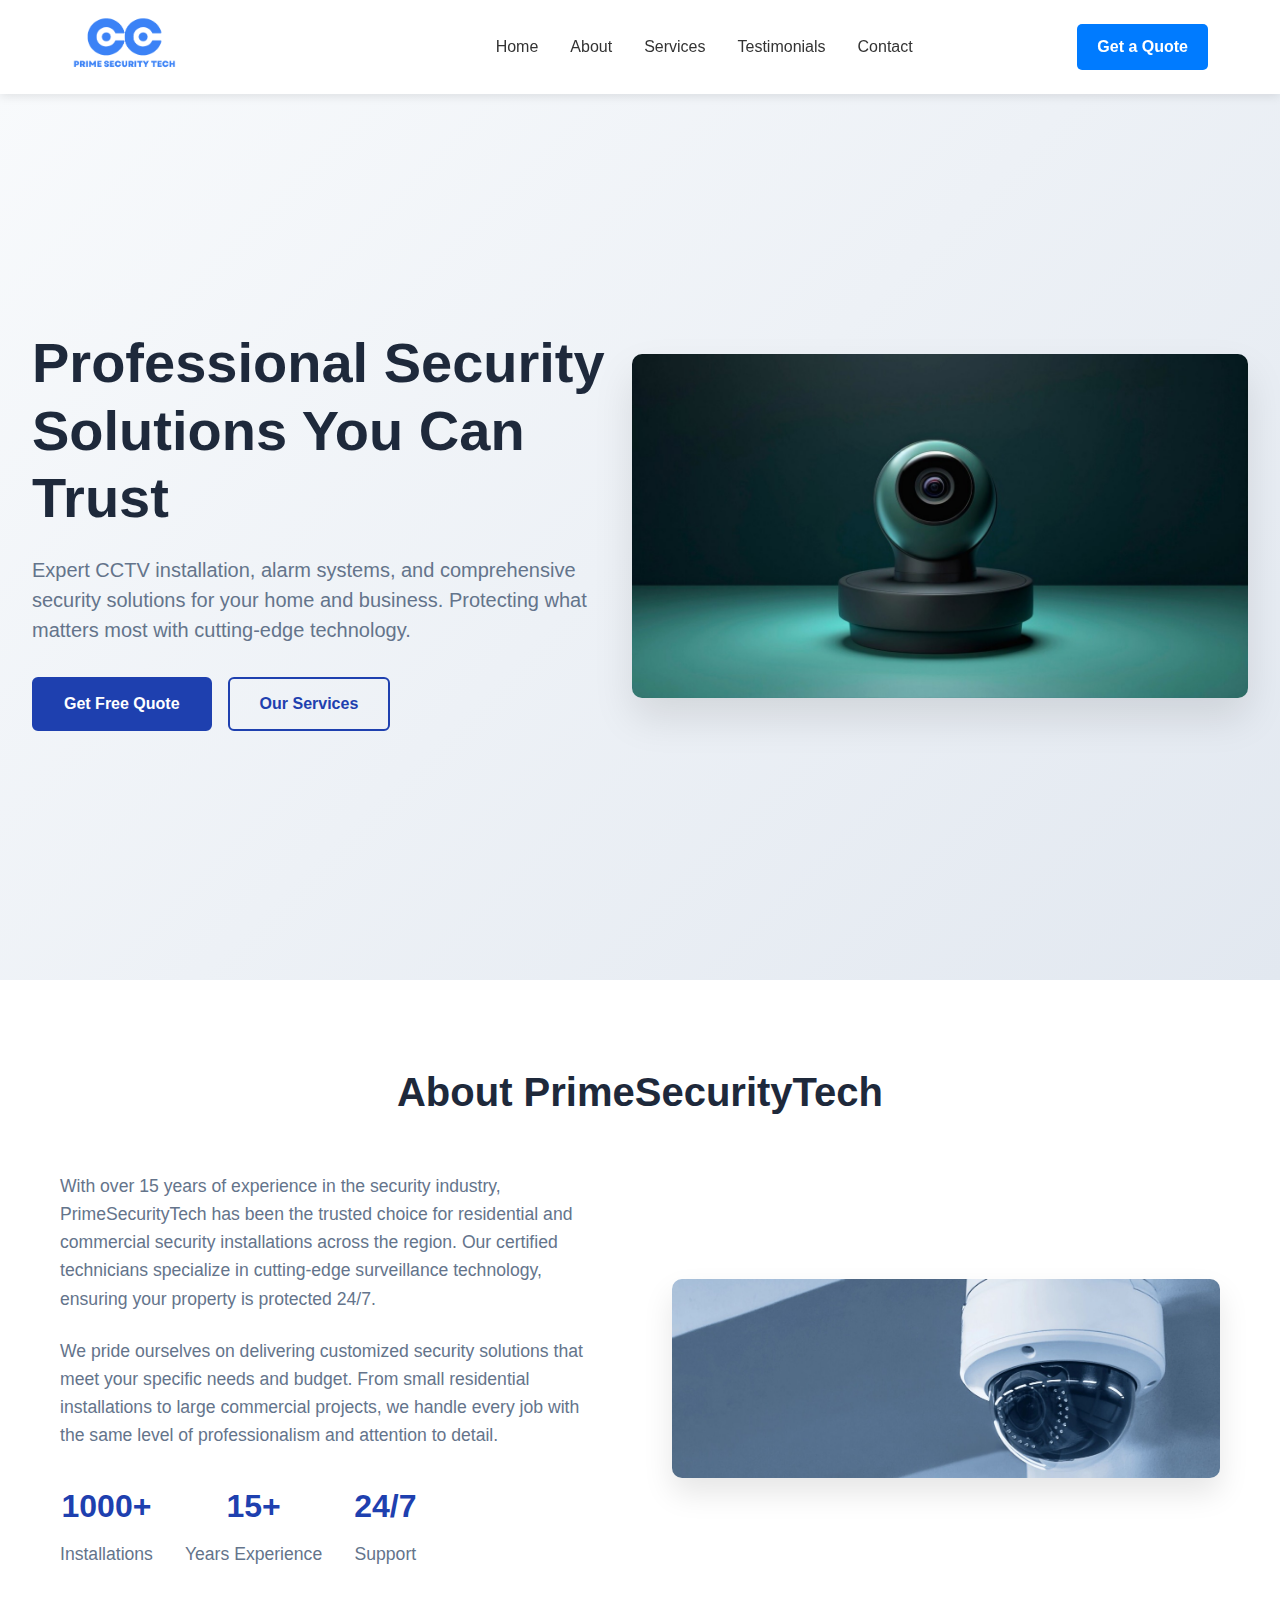
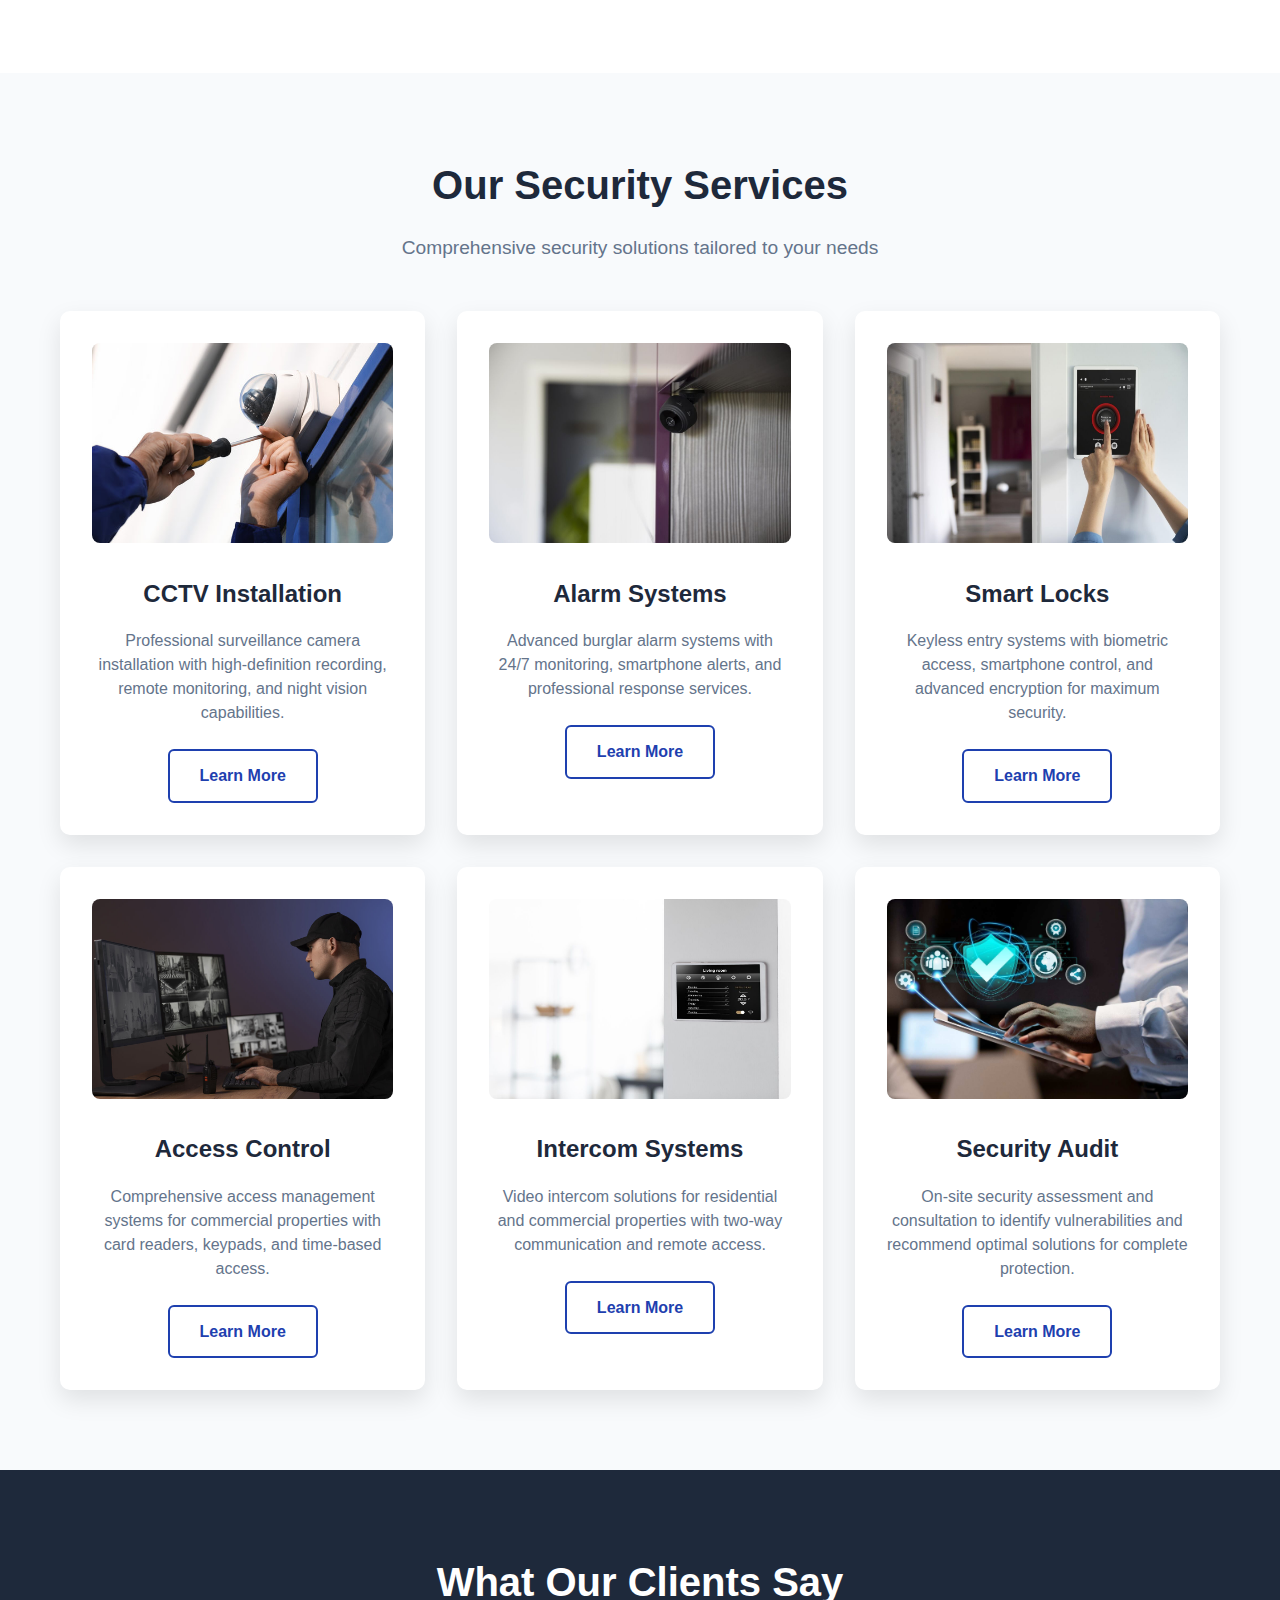
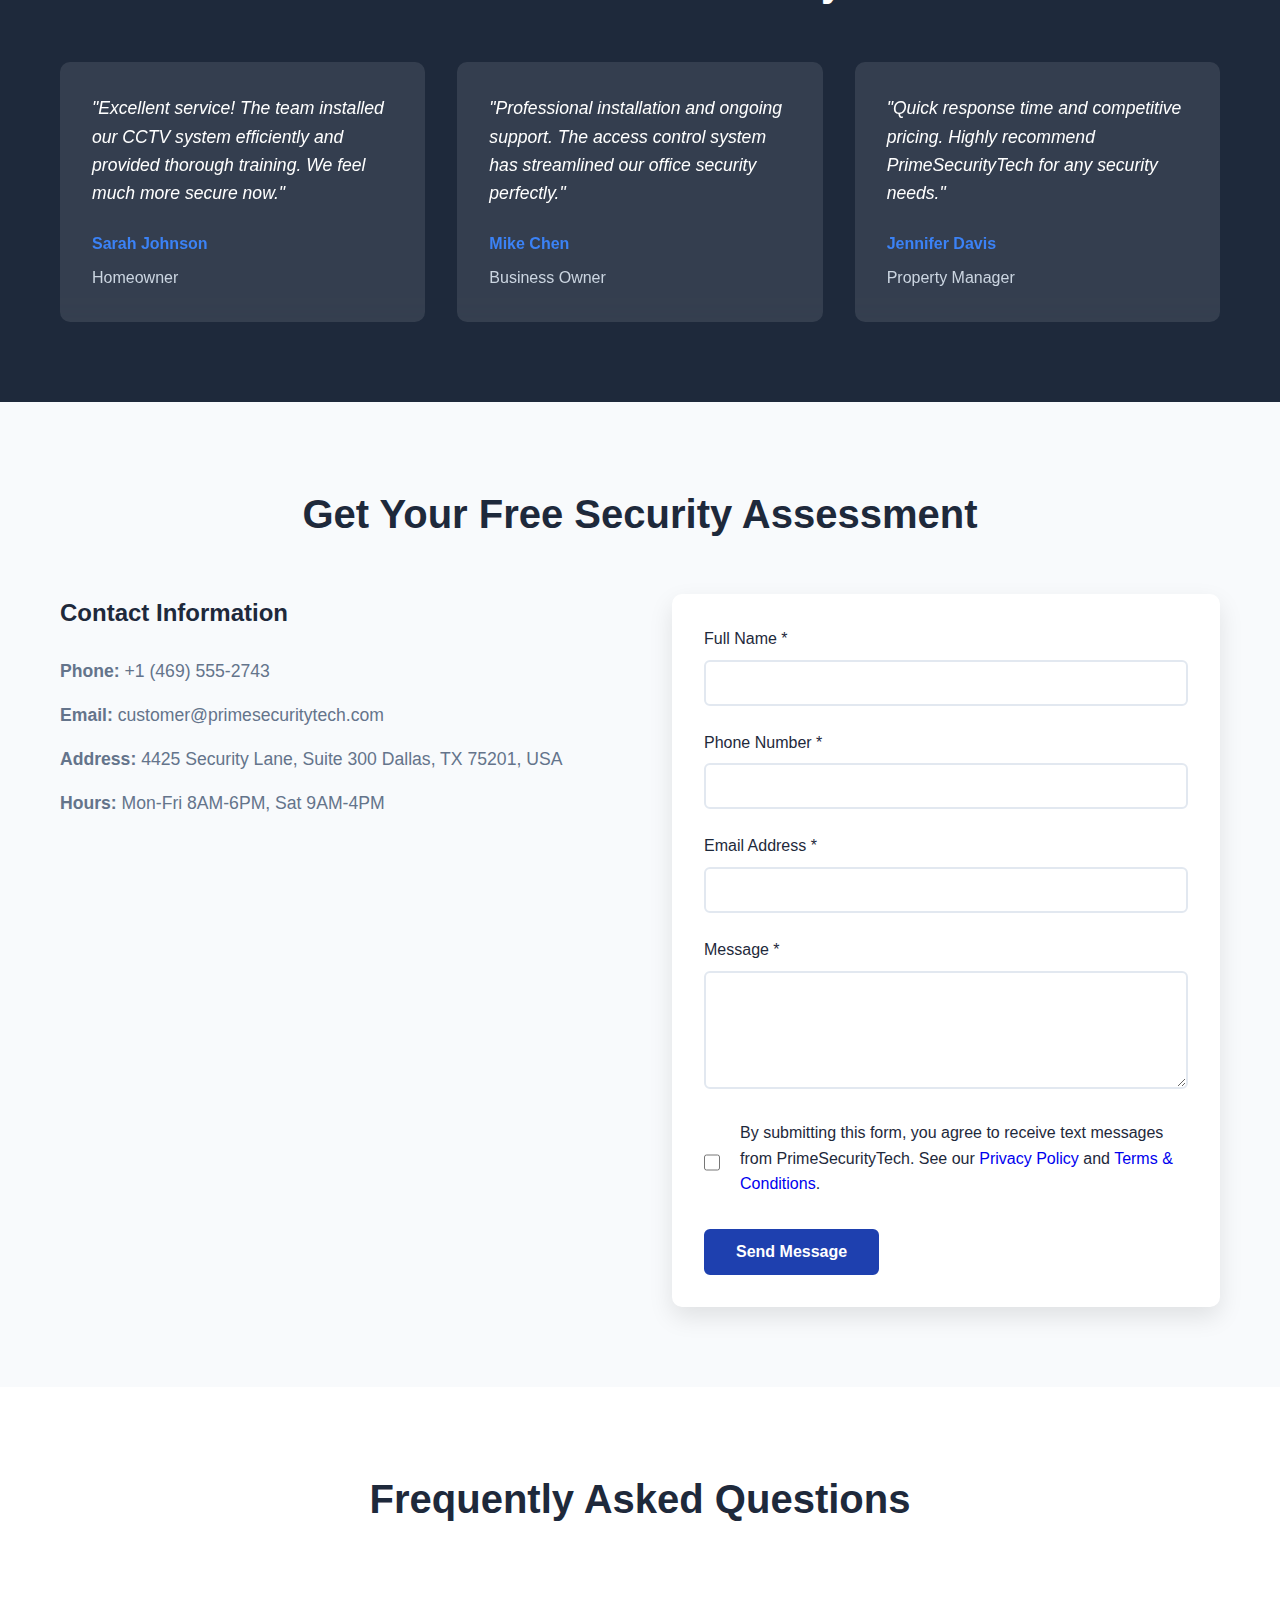
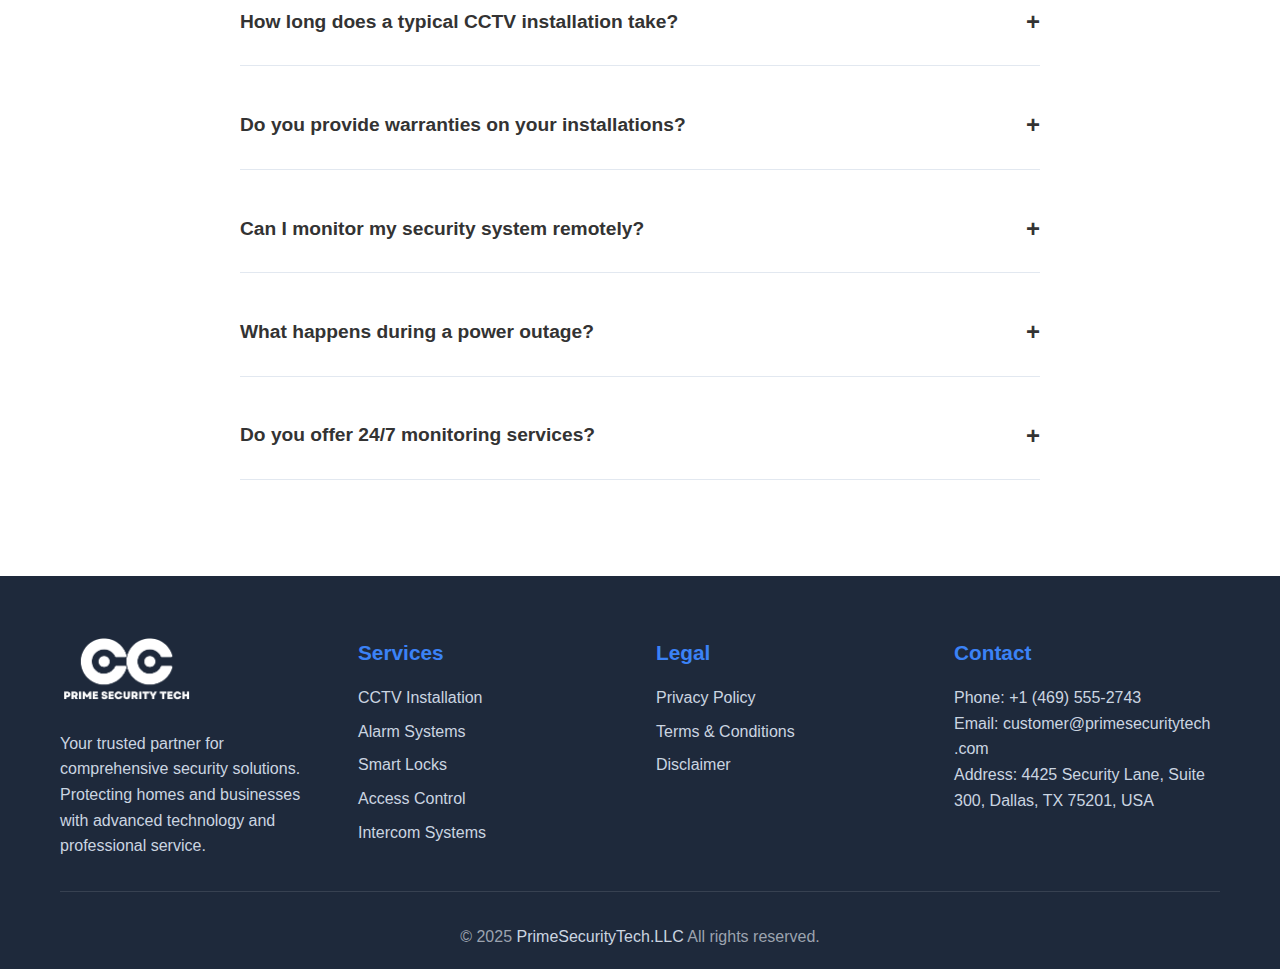
<file: index.html>
<!DOCTYPE html>
<html lang="en">
<head>
    <meta charset="UTF-8">
    <meta name="viewport" content="width=device-width, initial-scale=1.0">
    <title>PrimeSecurityTech - Professional CCTV & Security Installation Services</title>
    <meta name="description" content="Leading CCTV and security installation services. Expert installation of surveillance systems, alarm systems, smart locks, access control, and intercom systems for residential and commercial properties.">
    <meta name="keywords" content="CCTV installation, security systems, alarm systems, smart locks, access control, intercom, surveillance, security cameras">
    <link rel="stylesheet" href="styles.css">
    <link rel="shortcut icon" href="uploads/cctv-camera.png" type="image/x-icon">
    <style>
        /* Hide CTA button on smaller screens */
@media (max-width: 768px) {
  .cta-desktop-only {
    display: none !important;
  }
}

    </style>
</head>
<body>
    <!-- Header -->
<header class="header">
    <nav class="nav">
        <div class="nav-container">
            <div class="logo">
              <a href="index.html"><img src="uploads/prime security.png" width="40%" alt=""></a>
            </div>
            <ul class="nav-menu">
                <li><a href="#home" style="text-decoration: none;">Home</a></li>
                <li><a href="#about" style="text-decoration: none;">About</a></li>
                <li><a href="#services" style="text-decoration: none;">Services</a></li>
                <li><a href="#testimonials" style="text-decoration: none;">Testimonials</a></li>
                <li><a href="#contact" style="text-decoration: none;">Contact</a></li>
            </ul>
           <a href="#contact" class="cta-desktop-only" style="background-color: #007bff; color: #fff; padding: 10px 20px; border-radius: 5px; text-decoration: none; font-weight: bold;">
    Get a Quote
</a>
            <div class="hamburger">
                <span></span>
                <span></span>
                <span></span>
            </div>
        </div>
    </nav>
</header>


    <!-- Hero Section -->
    <section id="home" class="hero">
        <div class="hero-content">
            <h1>Professional Security Solutions You Can Trust</h1>
            <p>Expert CCTV installation, alarm systems, and comprehensive security solutions for your home and business. Protecting what matters most with cutting-edge technology.</p>
            <div class="hero-buttons">
                <a href="#contact" class="btn btn-primary">Get Free Quote</a>
                <a href="#services" class="btn btn-secondary">Our Services</a>
            </div>
        </div>
        <div class="hero-image">
            <img src="uploads/hero.jpg" alt="Professional security installation">
        </div>
    </section>

    <!-- About Section -->
    <section id="about" class="about">
        <div class="container">
            <h2>About PrimeSecurityTech</h2>
            <div class="about-content">
                <div class="about-text">
                    <p>With over 15 years of experience in the security industry, PrimeSecurityTech has been the trusted choice for residential and commercial security installations across the region. Our certified technicians specialize in cutting-edge surveillance technology, ensuring your property is protected 24/7.</p>
                    <p>We pride ourselves on delivering customized security solutions that meet your specific needs and budget. From small residential installations to large commercial projects, we handle every job with the same level of professionalism and attention to detail.</p>
                    <div class="stats">
                        <div class="stat">
                            <h3>1000+</h3>
                            <p>Installations</p>
                        </div>
                        <div class="stat">
                            <h3>15+</h3>
                            <p>Years Experience</p>
                        </div>
                        <div class="stat">
                            <h3>24/7</h3>
                            <p>Support</p>
                        </div>
                    </div>
                </div>
                <div class="about-image">
                    <img src="uploads/about.jpg" alt="Security technician installing CCTV">
                </div>
            </div>
        </div>
    </section>

    <!-- Services Section -->
  <section id="services" class="services">
    <div class="container">
        <h2>Our Security Services</h2>
        <p class="section-subtitle">Comprehensive security solutions tailored to your needs</p>
        <div class="services-grid">
            <div class="service-card">
                <img src="uploads/CCTV Installation.jpg" alt="CCTV Installation">
                <h3>CCTV Installation</h3>
                <p>Professional surveillance camera installation with high-definition recording, remote monitoring, and night vision capabilities.</p>
                <a href="cctv-installation.html" class="btn btn-outline">Learn More</a>
            </div>
            <div class="service-card">
                <img src="uploads/Alarm Systems.jpg" alt="Alarm Systems">
                <h3>Alarm Systems</h3>
                <p>Advanced burglar alarm systems with 24/7 monitoring, smartphone alerts, and professional response services.</p>
                <a href="alarm-systems.html" class="btn btn-outline">Learn More</a>
            </div>
            <div class="service-card">
                <img src="uploads/Smart Locks.jpg" alt="Smart Locks">
                <h3>Smart Locks</h3>
                <p>Keyless entry systems with biometric access, smartphone control, and advanced encryption for maximum security.</p>
                <a href="smart-locks.html" class="btn btn-outline">Learn More</a>
            </div>
            <div class="service-card">
                <img src="uploads/Access Control.jpg" alt="Access Control">
                <h3>Access Control</h3>
                <p>Comprehensive access management systems for commercial properties with card readers, keypads, and time-based access.</p>
                <a href="access-control.html" class="btn btn-outline">Learn More</a>
            </div>
            <div class="service-card">
                <img src="uploads/Intercom Systems.jpg" alt="Intercom Systems">
                <h3>Intercom Systems</h3>
                <p>Video intercom solutions for residential and commercial properties with two-way communication and remote access.</p>
                <a href="intercom.html" class="btn btn-outline">Learn More</a>
            </div>
            <div class="service-card">
                <img src="uploads/audit.jpg" alt="Security Audit">
                <h3>Security Audit</h3>
                <p>On-site security assessment and consultation to identify vulnerabilities and recommend optimal solutions for complete protection.</p>
                <a href="security-audit.html" class="btn btn-outline">Learn More</a>
            </div>
        </div>
    </div>
</section>


    <!-- Testimonials Section -->
    <section id="testimonials" class="testimonials">
        <div class="container">
            <h2>What Our Clients Say</h2>
            <div class="testimonials-grid">
                <div class="testimonial">
                    <div class="testimonial-content">
                        <p>"Excellent service! The team installed our CCTV system efficiently and provided thorough training. We feel much more secure now."</p>
                        <div class="testimonial-author">
                            <h4>Sarah Johnson</h4>
                            <span>Homeowner</span>
                        </div>
                    </div>
                </div>
                <div class="testimonial">
                    <div class="testimonial-content">
                        <p>"Professional installation and ongoing support. The access control system has streamlined our office security perfectly."</p>
                        <div class="testimonial-author">
                            <h4>Mike Chen</h4>
                            <span>Business Owner</span>
                        </div>
                    </div>
                </div>
                <div class="testimonial">
                    <div class="testimonial-content">
                        <p>"Quick response time and competitive pricing. Highly recommend PrimeSecurityTech for any security needs."</p>
                        <div class="testimonial-author">
                            <h4>Jennifer Davis</h4>
                            <span>Property Manager</span>
                        </div>
                    </div>
                </div>
            </div>
        </div>
    </section>

    <!-- Contact Section -->
    <section id="contact" class="contact">
        <div class="container">
            <h2>Get Your Free Security Assessment</h2>
            <div class="contact-content">
                <div class="contact-info">
                    <h3>Contact Information</h3>
                   <div class="contact-item">
    <strong>Phone:</strong>
    <a href="tel:+14695552743" style="text-decoration: none; color: #64748b;">+1 (469) 555-2743</a>
</div>
<div class="contact-item">
    <strong>Email:</strong>
    <a href="mailto:customer@primesecuritytech.com" style="text-decoration: none; color: #64748b;">customer@primesecuritytech.com</a>
</div>

                    <div class="contact-item">
                        <strong>Address:</strong> 4425 Security Lane, Suite 300
Dallas, TX 75201, USA
                    </div>
                    <div class="contact-item">
                        <strong>Hours:</strong> Mon-Fri 8AM-6PM, Sat 9AM-4PM
                    </div>
                </div>
              <form class="contact-form" id="contactForm">
    <div class="form-group">
        <label for="name">Full Name *</label>
        <input type="text" id="name" name="name" required>
        <span class="error-message" id="nameError"></span>
    </div>
    <div class="form-group">
        <label for="phone">Phone Number *</label>
        <input type="tel" id="phone" name="phone" required>
        <span class="error-message" id="phoneError"></span>
    </div>
    <div class="form-group">
        <label for="email">Email Address *</label>
        <input type="email" id="email" name="email" required>
        <span class="error-message" id="emailError"></span>
    </div>
    <div class="form-group">
        <label for="message">Message *</label>
        <textarea id="message" name="message" rows="5" required></textarea>
        <span class="error-message" id="messageError"></span>
    </div>

    <!-- Checkbox field -->
    <div class="form-group" style="display: flex;">
        <input type="checkbox" style="width: 7%; margin-right: 20px;" name="agree" required>
        <label for="agree">
           
By submitting this form, you agree to receive text messages from PrimeSecurityTech. See our 
            <a href="privacy-policy.html" target="_blank" style="text-decoration: none;">Privacy Policy</a> and 
            <a href="terms-conditions.html" target="_blank" style="text-decoration: none;">Terms & Conditions</a>.
        </label>
        <span class="error-message" id="agreeError"></span>
    </div>

    <button type="submit" class="btn btn-primary">Send Message</button>
</form>

            </div>
        </div>
    </section>

    <!-- FAQ Section -->
    <section class="faq">
        <div class="container">
            <h2>Frequently Asked Questions</h2>
            <div class="faq-container">
                <div class="faq-item">
                    <div class="faq-question">
                        <h3>How long does a typical CCTV installation take?</h3>
                        <span class="faq-toggle">+</span>
                    </div>
                    <div class="faq-answer">
                        <p>Most residential CCTV installations take 4-8 hours, depending on the number of cameras and complexity of the setup. Commercial installations may take 1-3 days depending on the scope of the project.</p>
                    </div>
                </div>
                <div class="faq-item">
                    <div class="faq-question">
                        <h3>Do you provide warranties on your installations?</h3>
                        <span class="faq-toggle">+</span>
                    </div>
                    <div class="faq-answer">
                        <p>Yes, we provide a 2-year warranty on all installations and a 1-year warranty on equipment. We also offer ongoing maintenance packages for optimal system performance.</p>
                    </div>
                </div>
                <div class="faq-item">
                    <div class="faq-question">
                        <h3>Can I monitor my security system remotely?</h3>
                        <span class="faq-toggle">+</span>
                    </div>
                    <div class="faq-answer">
                        <p>Absolutely! All our modern systems come with smartphone apps and web interfaces that allow you to monitor your property from anywhere in the world with an internet connection.</p>
                    </div>
                </div>
                <div class="faq-item">
                    <div class="faq-question">
                        <h3>What happens during a power outage?</h3>
                        <span class="faq-toggle">+</span>
                    </div>
                    <div class="faq-answer">
                        <p>Our systems include battery backup that can keep your security system running for 8-12 hours during power outages. We also offer UPS systems for extended backup power.</p>
                    </div>
                </div>
                <div class="faq-item">
                    <div class="faq-question">
                        <h3>Do you offer 24/7 monitoring services?</h3>
                        <span class="faq-toggle">+</span>
                    </div>
                    <div class="faq-answer">
                        <p>Yes, we partner with professional monitoring centers that provide 24/7 surveillance and emergency response services for an additional monthly fee.</p>
                    </div>
                </div>
            </div>
        </div>
    </section>

    <!-- Footer -->
    <footer class="footer">
        <div class="container">
            <div class="footer-content">
                <div class="footer-section">
                   <a href="index.html"><img src="uploads/prime security (1).png" width="50%" style="margin-bottom: 20px;" alt=""></a>
                    <p>Your trusted partner for comprehensive security solutions. Protecting homes and businesses with advanced technology and professional service.</p>
                </div>
                <div class="footer-section">
                    <h3>Services</h3>
                    <ul>
                        <li><a href="cctv-installation.html">CCTV Installation</a></li>
                        <li><a href="alarm-systems.html">Alarm Systems</a></li>
                        <li><a href="smart-locks.html">Smart Locks</a></li>
                        <li><a href="access-control.html">Access Control</a></li>
                        <li><a href="intercom.html">Intercom Systems</a></li>
                    </ul>
                </div>
                <div class="footer-section">
                    <h3>Legal</h3>
                    <ul>
                        <li><a href="privacy-policy.html">Privacy Policy</a></li>
                        <li><a href="terms-and-conditions.html">Terms & Conditions</a></li>
                        <li><a href="disclaimer.html">Disclaimer</a></li>
                    </ul>
                </div>
          <div class="footer-section">
    <h3>Contact</h3>
    <p>
        Phone:
        <a href="tel:+14695552743" style="text-decoration: none; color: #cbd5e1;">+1 (469) 555-2743</a>
    </p>
    <p>
        Email:
        <a href="mailto:customer@primesecuritytech.com" style="text-decoration: none;color: #cbd5e1;">customer@primesecuritytech <br>.com</a>
    </p>
    <p>Address: 4425 Security Lane, Suite 300, Dallas, TX 75201, USA</p>
</div>

            </div>
            <div class="footer-bottom">
              <p>&copy; 2025 <a href="https://www.primesecuritytech.com" style="text-decoration: none; color: #cbd5e1;">PrimeSecurityTech.LLC</a> All rights reserved.</p>

            </div>
        </div>
    </footer>

    <script src="script.js"></script>
</body>
</html>
</file>
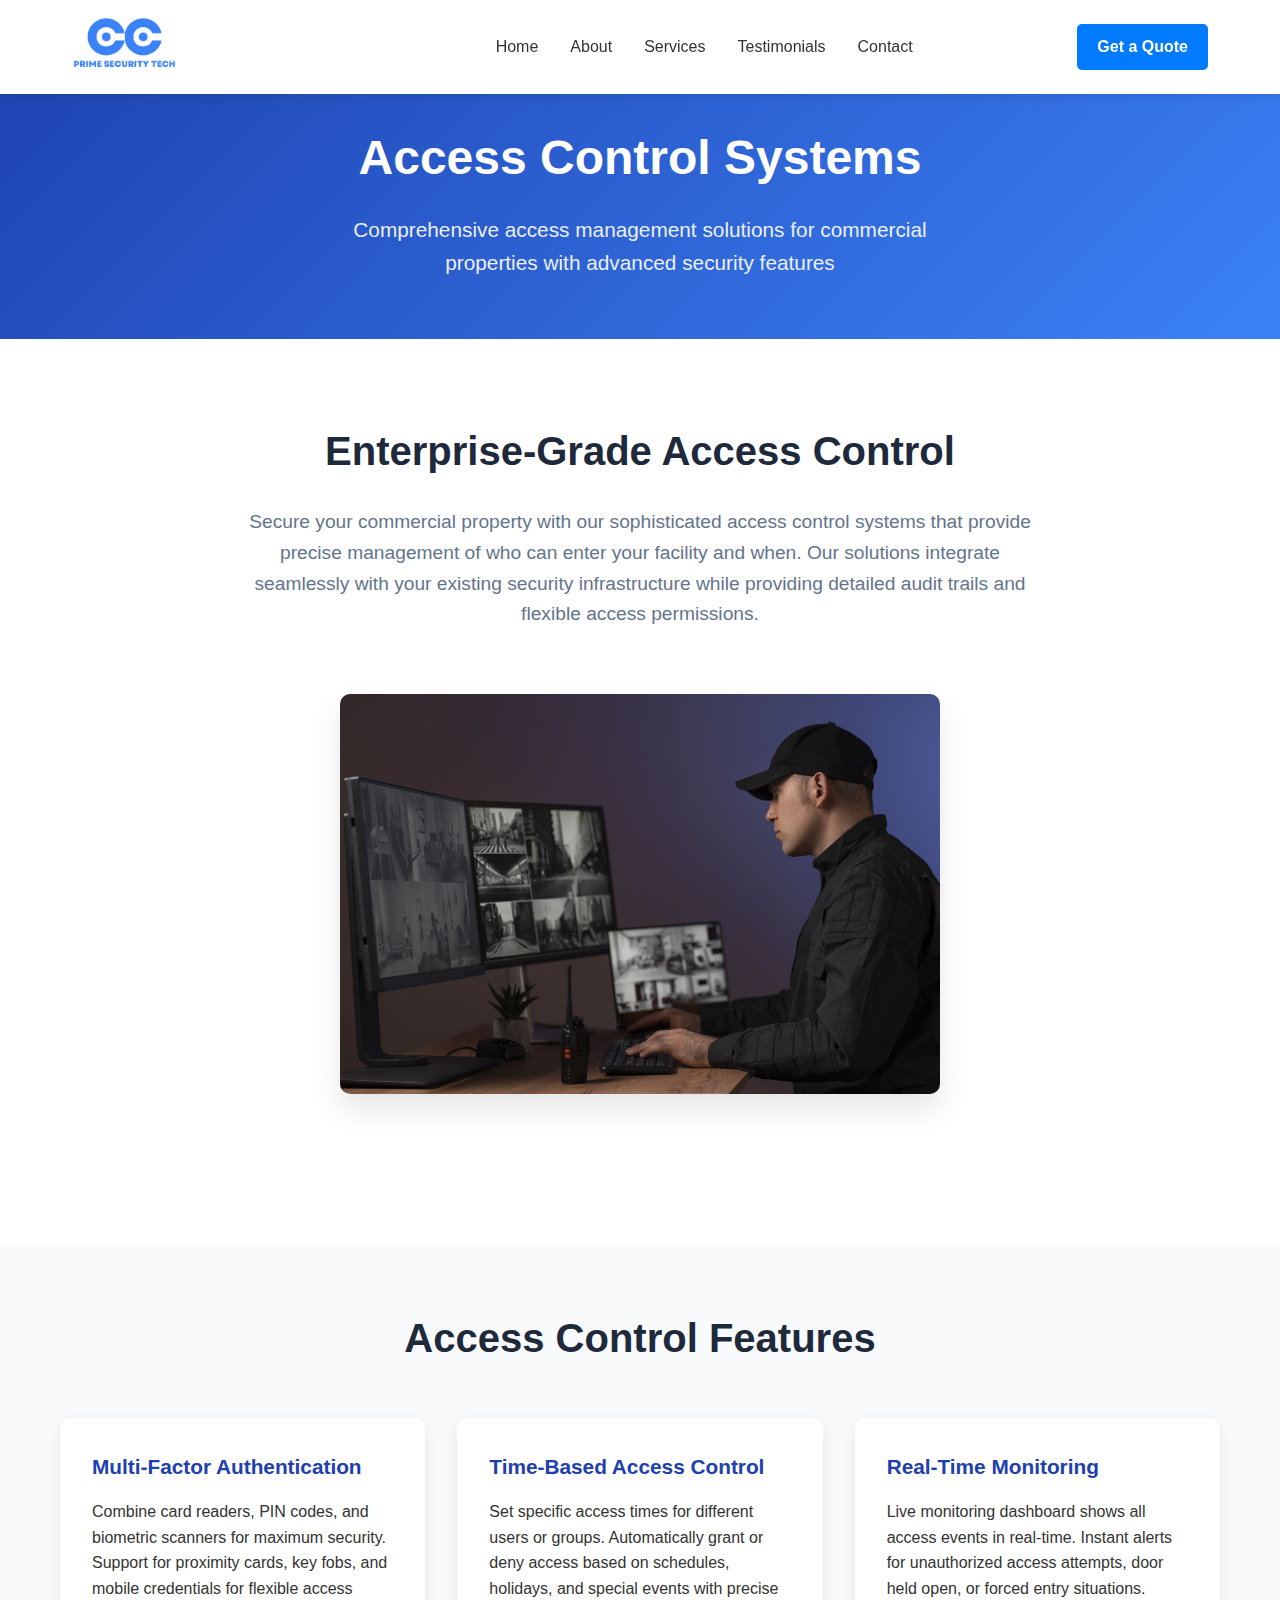
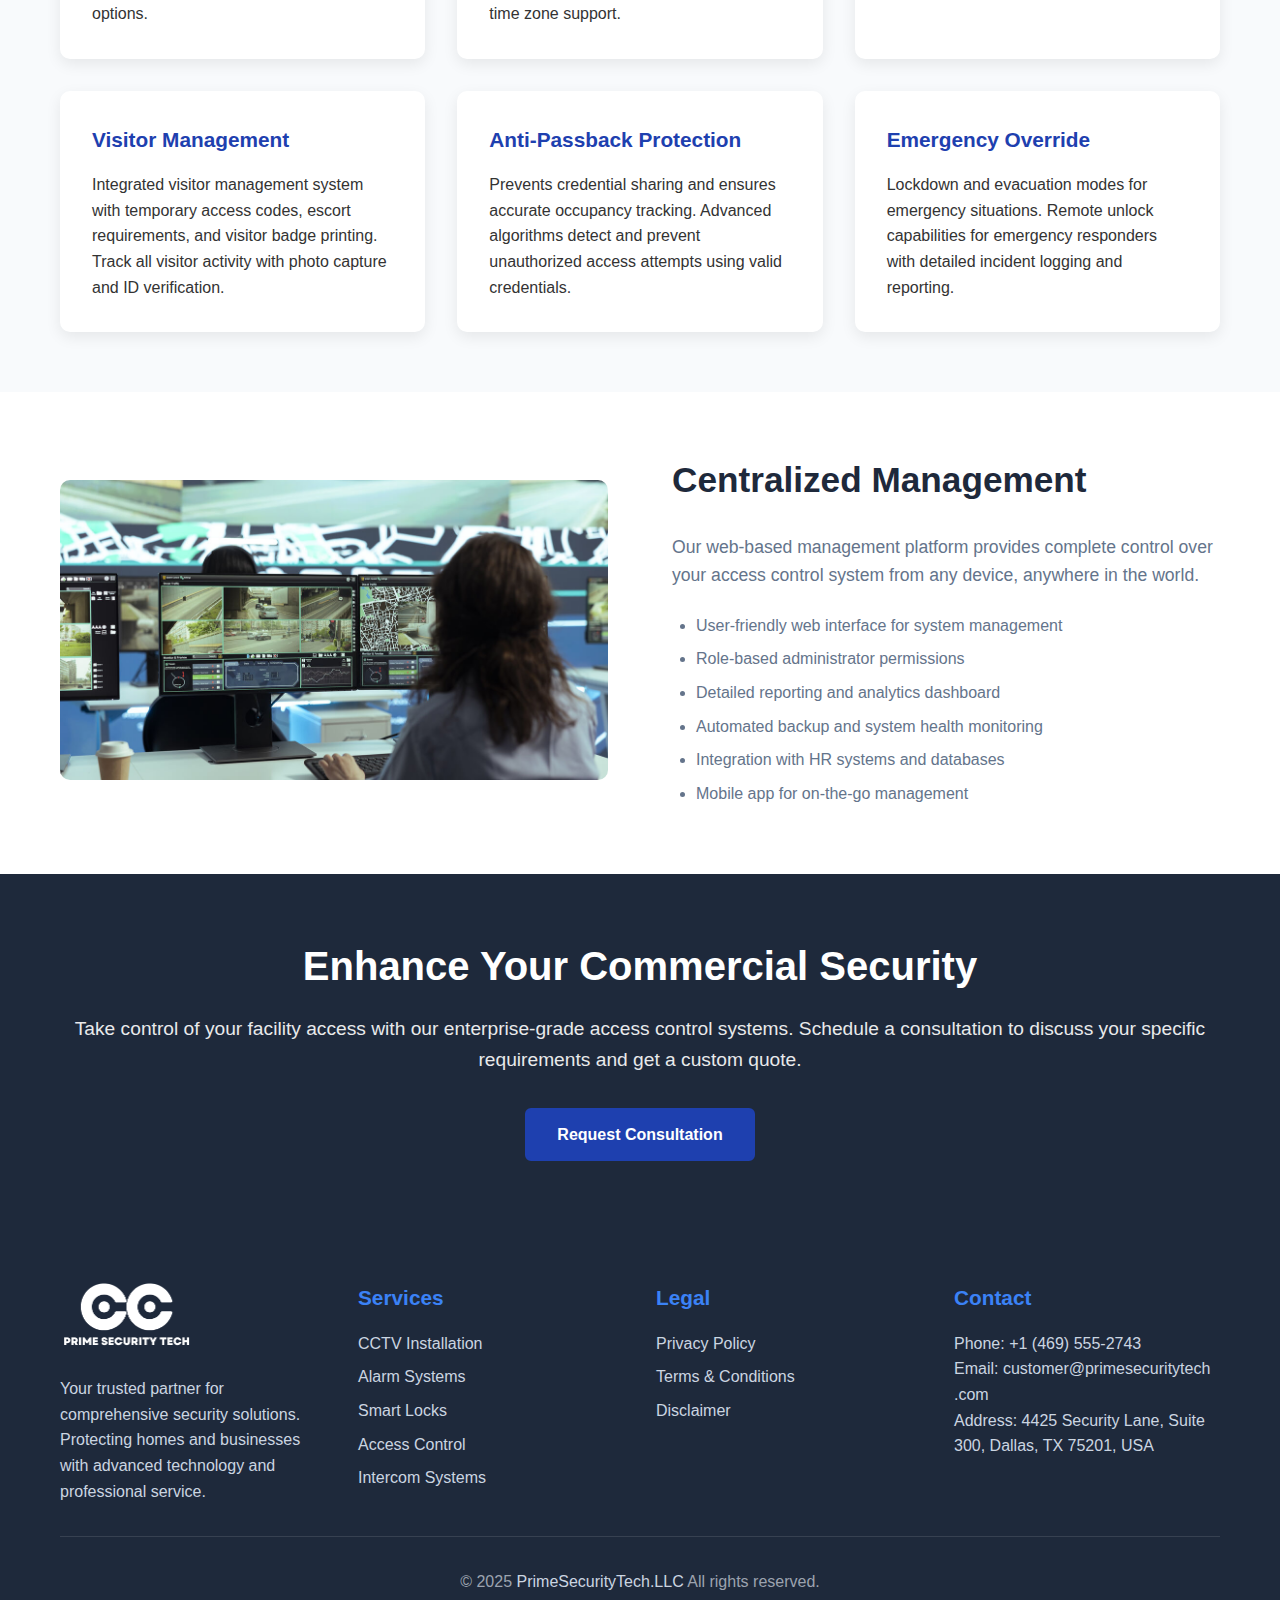
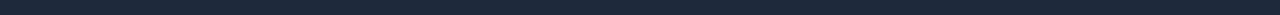
<file: access-control.html>
<!DOCTYPE html>
<html lang="en">
<head>
    <meta charset="UTF-8">
    <meta name="viewport" content="width=device-width, initial-scale=1.0">
    <title>PrimeSecurityTech - Professional CCTV & Security Installation Services</title>
    <meta name="description" content="Leading CCTV and security installation services. Expert installation of surveillance systems, alarm systems, smart locks, access control, and intercom systems for residential and commercial properties.">
    <meta name="keywords" content="CCTV installation, security systems, alarm systems, smart locks, access control, intercom, surveillance, security cameras">
    <link rel="stylesheet" href="styles.css">
    <link rel="shortcut icon" href="uploads/cctv-camera.png" type="image/x-icon">
    <style>
        /* Hide CTA button on smaller screens */
@media (max-width: 768px) {
  .cta-desktop-only {
    display: none !important;
  }
}

    </style>
</head>
<body>
    <!-- Header -->
<header class="header">
    <nav class="nav">
        <div class="nav-container">
            <div class="logo">
              <a href="index.html"><img src="uploads/prime security.png" width="40%" alt=""></a>
            </div>
            <ul class="nav-menu">
                <li><a href="index.html" style="text-decoration: none;">Home</a></li>
                <li><a href="index.html#about" style="text-decoration: none;">About</a></li>
                <li><a href="index.html#services" style="text-decoration: none;">Services</a></li>
                <li><a href="index.html#testimonials" style="text-decoration: none;">Testimonials</a></li>
                <li><a href="index.html#contact" style="text-decoration: none;">Contact</a></li>
            </ul>
           <a href="index.html#contact" class="cta-desktop-only" style="background-color: #007bff; color: #fff; padding: 10px 20px; border-radius: 5px; text-decoration: none; font-weight: bold;">
    Get a Quote
</a>
            <div class="hamburger">
                <span></span>
                <span></span>
                <span></span>
            </div>
        </div>
    </nav>
</header>

    <!-- Page Header -->
    <section class="page-header">
        <div class="container">
            <h1>Access Control Systems</h1>
            <p>Comprehensive access management solutions for commercial properties with advanced security features</p>
        </div>
    </section>

    <!-- Service Content -->
    <section class="service-content">
        <div class="container">
            <div class="service-description">
                <h2>Enterprise-Grade Access Control</h2>
                <p>Secure your commercial property with our sophisticated access control systems that provide precise management of who can enter your facility and when. Our solutions integrate seamlessly with your existing security infrastructure while providing detailed audit trails and flexible access permissions.</p>
            </div>
            
            <div style="text-align: center; margin-bottom: 4rem;">
                <img src="uploads/Access Control.jpg" alt="Modern access control panel with card reader" style="max-width: 100%; height: 400px; object-fit: cover; border-radius: 10px; box-shadow: 0 15px 30px rgba(0,0,0,0.1);">
            </div>
        </div>
    </section>

    <!-- Features Section -->
    <section class="features-section">
        <div class="container">
            <h2 style="text-align: center; margin-bottom: 3rem; font-size: 2.5rem; color: #1e293b;">Access Control Features</h2>
            <div class="features-grid">
                <div class="feature-item">
                    <h3>Multi-Factor Authentication</h3>
                    <p>Combine card readers, PIN codes, and biometric scanners for maximum security. Support for proximity cards, key fobs, and mobile credentials for flexible access options.</p>
                </div>
                <div class="feature-item">
                    <h3>Time-Based Access Control</h3>
                    <p>Set specific access times for different users or groups. Automatically grant or deny access based on schedules, holidays, and special events with precise time zone support.</p>
                </div>
                <div class="feature-item">
                    <h3>Real-Time Monitoring</h3>
                    <p>Live monitoring dashboard shows all access events in real-time. Instant alerts for unauthorized access attempts, door held open, or forced entry situations.</p>
                </div>
                <div class="feature-item">
                    <h3>Visitor Management</h3>
                    <p>Integrated visitor management system with temporary access codes, escort requirements, and visitor badge printing. Track all visitor activity with photo capture and ID verification.</p>
                </div>
                <div class="feature-item">
                    <h3>Anti-Passback Protection</h3>
                    <p>Prevents credential sharing and ensures accurate occupancy tracking. Advanced algorithms detect and prevent unauthorized access attempts using valid credentials.</p>
                </div>
                <div class="feature-item">
                    <h3>Emergency Override</h3>
                    <p>Lockdown and evacuation modes for emergency situations. Remote unlock capabilities for emergency responders with detailed incident logging and reporting.</p>
                </div>
            </div>
        </div>
    </section>

    <!-- Additional Content -->
    <section style="padding: 60px 0; background: white;">
        <div class="container">
            <div style="display: grid; grid-template-columns: 1fr 1fr; gap: 4rem; align-items: center;">
                <div>
                    <img src="uploads/Access Control (2).jpg" alt="Access control management software interface" style="width: 100%; height: 300px; object-fit: cover; border-radius: 10px;">
                </div>
                <div>
                    <h2 style="font-size: 2.2rem; color: #1e293b; margin-bottom: 1.5rem;">Centralized Management</h2>
                    <p style="font-size: 1.1rem; color: #64748b; line-height: 1.6; margin-bottom: 1.5rem;">Our web-based management platform provides complete control over your access control system from any device, anywhere in the world.</p>
                    <ul style="margin-left: 1.5rem; color: #64748b;">
                        <li style="margin-bottom: 0.5rem;">User-friendly web interface for system management</li>
                        <li style="margin-bottom: 0.5rem;">Role-based administrator permissions</li>
                        <li style="margin-bottom: 0.5rem;">Detailed reporting and analytics dashboard</li>
                        <li style="margin-bottom: 0.5rem;">Automated backup and system health monitoring</li>
                        <li style="margin-bottom: 0.5rem;">Integration with HR systems and databases</li>
                        <li style="margin-bottom: 0.5rem;">Mobile app for on-the-go management</li>
                    </ul>
                </div>
            </div>
        </div>
    </section>

    <!-- CTA Section -->
    <section class="cta-section">
        <div class="container">
            <h2>Enhance Your Commercial Security</h2>
            <p>Take control of your facility access with our enterprise-grade access control systems. Schedule a consultation to discuss your specific requirements and get a custom quote.</p>
            <a href="index.html#contact" class="btn btn-primary">Request Consultation</a>
        </div>
    </section>

   <!-- Footer -->
    <footer class="footer">
        <div class="container">
            <div class="footer-content">
                <div class="footer-section">
                   <a href="index.html"><img src="uploads/prime security (1).png" width="50%" style="margin-bottom: 20px;" alt=""></a>
                    <p>Your trusted partner for comprehensive security solutions. Protecting homes and businesses with advanced technology and professional service.</p>
                </div>
                <div class="footer-section">
                    <h3>Services</h3>
                    <ul>
                        <li><a href="cctv-installation.html">CCTV Installation</a></li>
                        <li><a href="alarm-systems.html">Alarm Systems</a></li>
                        <li><a href="smart-locks.html">Smart Locks</a></li>
                        <li><a href="access-control.html">Access Control</a></li>
                        <li><a href="intercom.html">Intercom Systems</a></li>
                    </ul>
                </div>
                <div class="footer-section">
                    <h3>Legal</h3>
                    <ul>
                        <li><a href="privacy-policy.html">Privacy Policy</a></li>
                        <li><a href="terms-and-conditions.html">Terms & Conditions</a></li>
                        <li><a href="disclaimer.html">Disclaimer</a></li>
                    </ul>
                </div>
          <div class="footer-section">
    <h3>Contact</h3>
    <p>
        Phone:
        <a href="tel:+14695552743" style="text-decoration: none; color: #cbd5e1;">+1 (469) 555-2743</a>
    </p>
    <p>
        Email:
        <a href="mailto:customer@primesecuritytech.com" style="text-decoration: none;color: #cbd5e1;">customer@primesecuritytech <br>.com</a>
    </p>
    <p>Address: 4425 Security Lane, Suite 300, Dallas, TX 75201, USA</p>
</div>

            </div>
            <div class="footer-bottom">
              <p>&copy; 2025 <a href="https://www.primesecuritytech.com" style="text-decoration: none; color: #cbd5e1;">PrimeSecurityTech.LLC</a> All rights reserved.</p>

            </div>
        </div>
    </footer>

    <script src="script.js"></script>
</body>
</html>
</file>
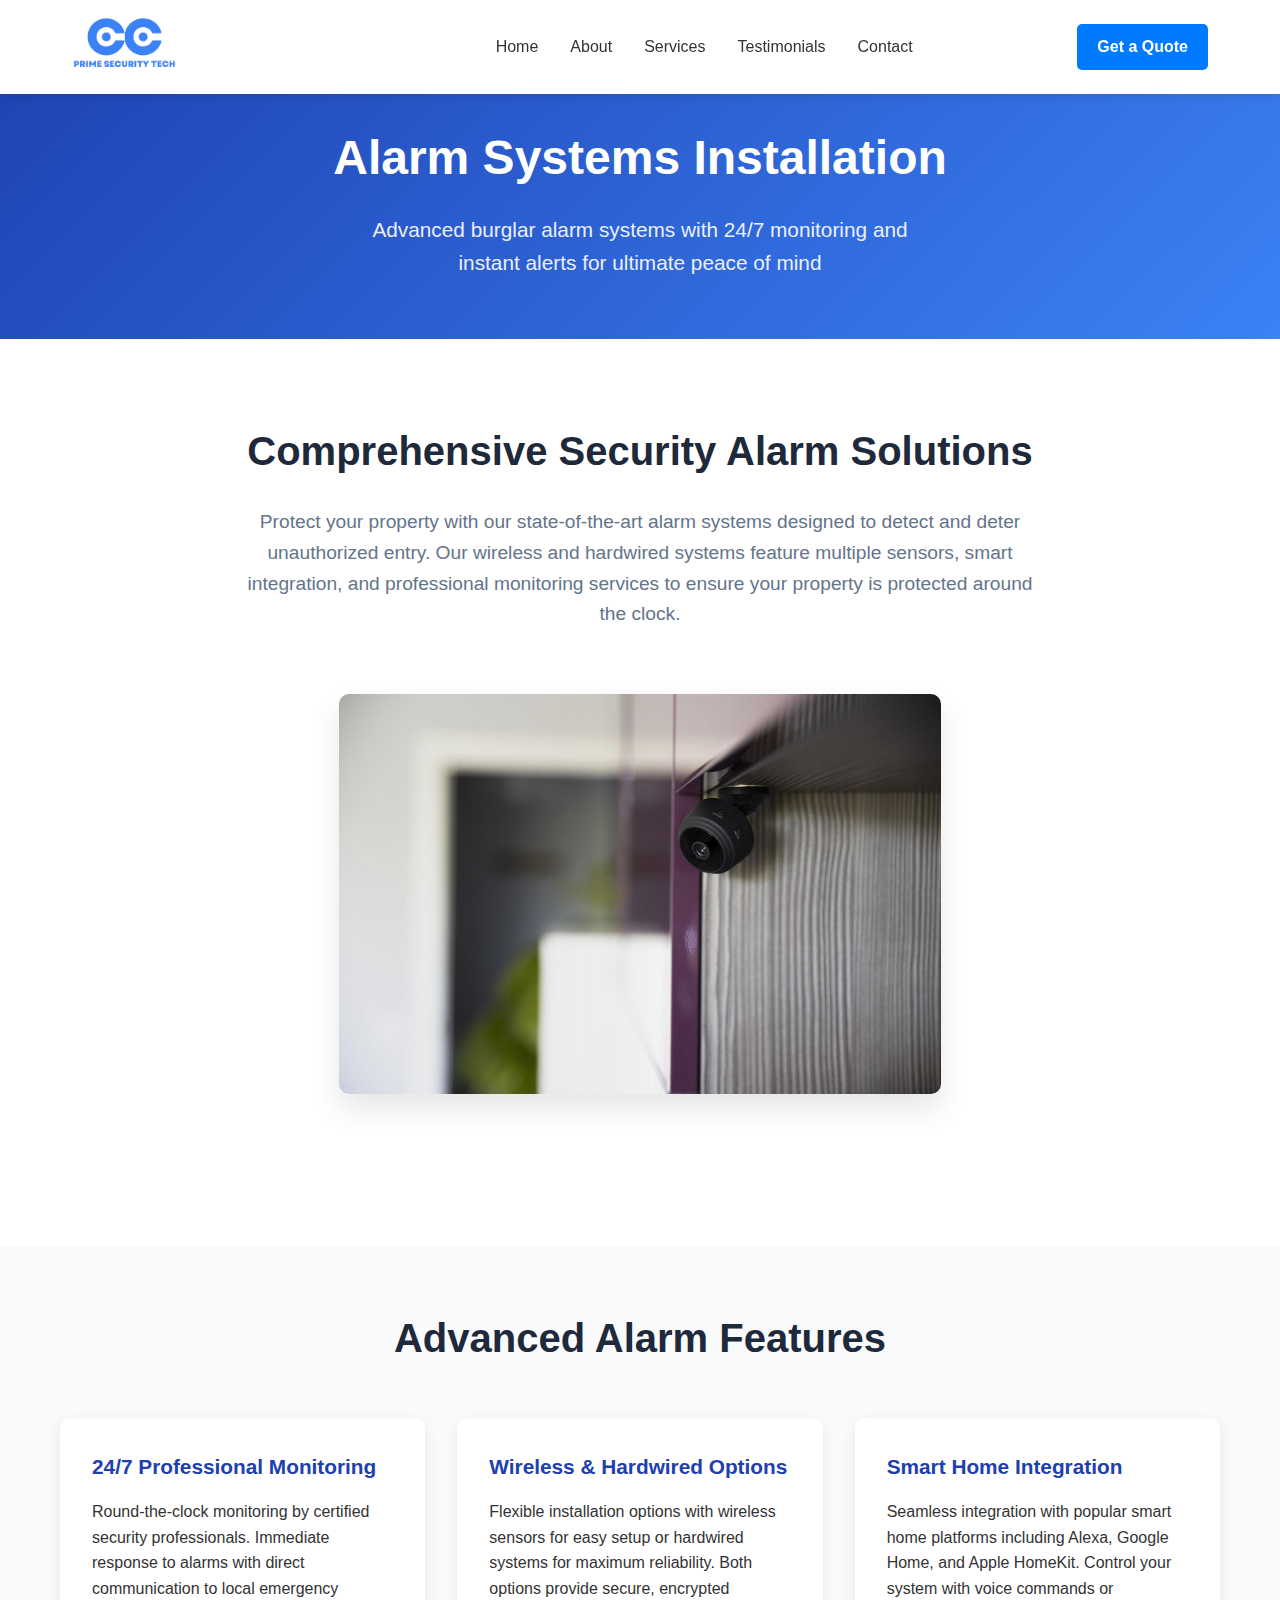
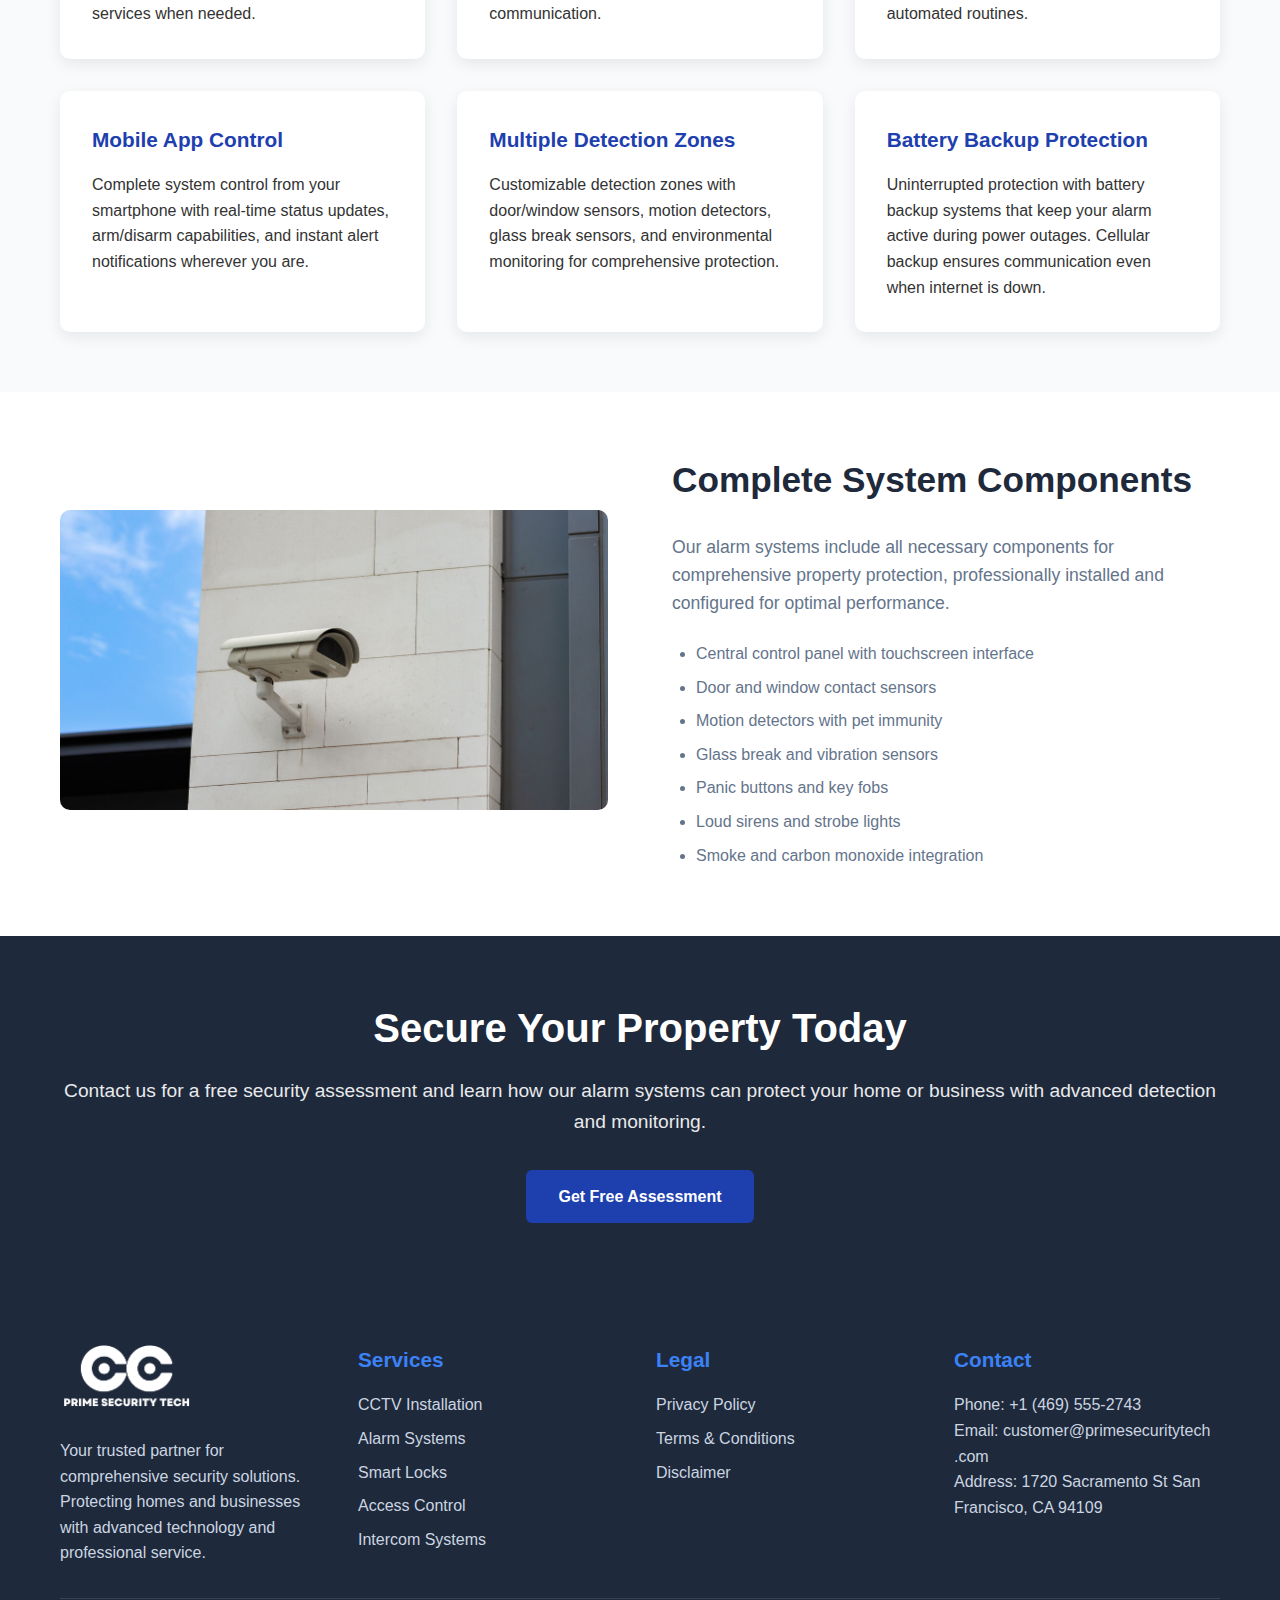
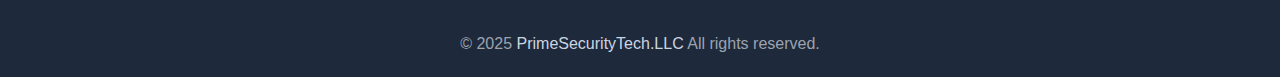
<file: alarm-systems.html>
<!DOCTYPE html>
<html lang="en">
<head>
    <meta charset="UTF-8">
    <meta name="viewport" content="width=device-width, initial-scale=1.0">
    <title>PrimeSecurityTech - Professional CCTV & Security Installation Services</title>
    <meta name="description" content="Leading CCTV and security installation services. Expert installation of surveillance systems, alarm systems, smart locks, access control, and intercom systems for residential and commercial properties.">
    <meta name="keywords" content="CCTV installation, security systems, alarm systems, smart locks, access control, intercom, surveillance, security cameras">
    <link rel="stylesheet" href="styles.css">
    <link rel="shortcut icon" href="uploads/cctv-camera.png" type="image/x-icon">
    <style>
        /* Hide CTA button on smaller screens */
@media (max-width: 768px) {
  .cta-desktop-only {
    display: none !important;
  }
}

    </style>
</head>
<body>
    <!-- Header -->
<header class="header">
    <nav class="nav">
        <div class="nav-container">
            <div class="logo">
              <a href="index.html"><img src="uploads/prime security.png" width="40%" alt=""></a>
            </div>
            <ul class="nav-menu">
                <li><a href="index.html" style="text-decoration: none;">Home</a></li>
                <li><a href="index.html#about" style="text-decoration: none;">About</a></li>
                <li><a href="index.html#services" style="text-decoration: none;">Services</a></li>
                <li><a href="index.html#testimonials" style="text-decoration: none;">Testimonials</a></li>
                <li><a href="index.html#contact" style="text-decoration: none;">Contact</a></li>
            </ul>
           <a href="index.html#contact" class="cta-desktop-only" style="background-color: #007bff; color: #fff; padding: 10px 20px; border-radius: 5px; text-decoration: none; font-weight: bold;">
    Get a Quote
</a>
            <div class="hamburger">
                <span></span>
                <span></span>
                <span></span>
            </div>
        </div>
    </nav>
</header>

    <!-- Page Header -->
    <section class="page-header">
        <div class="container">
            <h1>Alarm Systems Installation</h1>
            <p>Advanced burglar alarm systems with 24/7 monitoring and instant alerts for ultimate peace of mind</p>
        </div>
    </section>

    <!-- Service Content -->
    <section class="service-content">
        <div class="container">
            <div class="service-description">
                <h2>Comprehensive Security Alarm Solutions</h2>
                <p>Protect your property with our state-of-the-art alarm systems designed to detect and deter unauthorized entry. Our wireless and hardwired systems feature multiple sensors, smart integration, and professional monitoring services to ensure your property is protected around the clock.</p>
            </div>
            
            <div style="text-align: center; margin-bottom: 4rem;">
                <img src="uploads/Alarm Systems.jpg" alt="Modern alarm system control panel" style="max-width: 100%; height: 400px; object-fit: cover; border-radius: 10px; box-shadow: 0 15px 30px rgba(0,0,0,0.1);">
            </div>
        </div>
    </section>

    <!-- Features Section -->
    <section class="features-section">
        <div class="container">
            <h2 style="text-align: center; margin-bottom: 3rem; font-size: 2.5rem; color: #1e293b;">Advanced Alarm Features</h2>
            <div class="features-grid">
                <div class="feature-item">
                    <h3>24/7 Professional Monitoring</h3>
                    <p>Round-the-clock monitoring by certified security professionals. Immediate response to alarms with direct communication to local emergency services when needed.</p>
                </div>
                <div class="feature-item">
                    <h3>Wireless & Hardwired Options</h3>
                    <p>Flexible installation options with wireless sensors for easy setup or hardwired systems for maximum reliability. Both options provide secure, encrypted communication.</p>
                </div>
                <div class="feature-item">
                    <h3>Smart Home Integration</h3>
                    <p>Seamless integration with popular smart home platforms including Alexa, Google Home, and Apple HomeKit. Control your system with voice commands or automated routines.</p>
                </div>
                <div class="feature-item">
                    <h3>Mobile App Control</h3>
                    <p>Complete system control from your smartphone with real-time status updates, arm/disarm capabilities, and instant alert notifications wherever you are.</p>
                </div>
                <div class="feature-item">
                    <h3>Multiple Detection Zones</h3>
                    <p>Customizable detection zones with door/window sensors, motion detectors, glass break sensors, and environmental monitoring for comprehensive protection.</p>
                </div>
                <div class="feature-item">
                    <h3>Battery Backup Protection</h3>
                    <p>Uninterrupted protection with battery backup systems that keep your alarm active during power outages. Cellular backup ensures communication even when internet is down.</p>
                </div>
            </div>
        </div>
    </section>

    <!-- Additional Content -->
    <section style="padding: 60px 0; background: white;">
        <div class="container">
            <div style="display: grid; grid-template-columns: 1fr 1fr; gap: 4rem; align-items: center;">
                <div>
                    <img src="uploads/Alarm Systems (2).jpg" alt="Various alarm system sensors and components" style="width: 100%; height: 300px; object-fit: cover; border-radius: 10px;">
                </div>
                <div>
                    <h2 style="font-size: 2.2rem; color: #1e293b; margin-bottom: 1.5rem;">Complete System Components</h2>
                    <p style="font-size: 1.1rem; color: #64748b; line-height: 1.6; margin-bottom: 1.5rem;">Our alarm systems include all necessary components for comprehensive property protection, professionally installed and configured for optimal performance.</p>
                    <ul style="margin-left: 1.5rem; color: #64748b;">
                        <li style="margin-bottom: 0.5rem;">Central control panel with touchscreen interface</li>
                        <li style="margin-bottom: 0.5rem;">Door and window contact sensors</li>
                        <li style="margin-bottom: 0.5rem;">Motion detectors with pet immunity</li>
                        <li style="margin-bottom: 0.5rem;">Glass break and vibration sensors</li>
                        <li style="margin-bottom: 0.5rem;">Panic buttons and key fobs</li>
                        <li style="margin-bottom: 0.5rem;">Loud sirens and strobe lights</li>
                        <li style="margin-bottom: 0.5rem;">Smoke and carbon monoxide integration</li>
                    </ul>
                </div>
            </div>
        </div>
    </section>

    <!-- CTA Section -->
    <section class="cta-section">
        <div class="container">
            <h2>Secure Your Property Today</h2>
            <p>Contact us for a free security assessment and learn how our alarm systems can protect your home or business with advanced detection and monitoring.</p>
            <a href="index.html#contact" class="btn btn-primary">Get Free Assessment</a>
        </div>
    </section>

   <!-- Footer -->
    <footer class="footer">
        <div class="container">
            <div class="footer-content">
                <div class="footer-section">
                   <a href="index.html"><img src="uploads/prime security (1).png" width="50%" style="margin-bottom: 20px;" alt=""></a>
                    <p>Your trusted partner for comprehensive security solutions. Protecting homes and businesses with advanced technology and professional service.</p>
                </div>
                <div class="footer-section">
                    <h3>Services</h3>
                    <ul>
                        <li><a href="cctv-installation.html">CCTV Installation</a></li>
                        <li><a href="alarm-systems.html">Alarm Systems</a></li>
                        <li><a href="smart-locks.html">Smart Locks</a></li>
                        <li><a href="access-control.html">Access Control</a></li>
                        <li><a href="intercom.html">Intercom Systems</a></li>
                    </ul>
                </div>
                <div class="footer-section">
                    <h3>Legal</h3>
                    <ul>
                        <li><a href="privacy-policy.html">Privacy Policy</a></li>
                        <li><a href="terms-and-conditions.html">Terms & Conditions</a></li>
                        <li><a href="disclaimer.html">Disclaimer</a></li>
                    </ul>
                </div>
          <div class="footer-section">
    <h3>Contact</h3>
    <p>
        Phone:
        <a href="tel:+14695552743" style="text-decoration: none; color: #cbd5e1;">+1 (469) 555-2743</a>
    </p>
    <p>
        Email:
        <a href="mailto:customer@primesecuritytech.com" style="text-decoration: none;color: #cbd5e1;">customer@primesecuritytech <br>.com</a>
    </p>
    <p>Address: 1720 Sacramento St San Francisco, CA 94109</p>
</div>

            </div>
            <div class="footer-bottom">
              <p>&copy; 2025 <a href="https://www.primesecuritytech.com" style="text-decoration: none; color: #cbd5e1;">PrimeSecurityTech.LLC</a> All rights reserved.</p>

            </div>
        </div>
    </footer>

    <script src="script.js"></script>
</body>
</html>
</file>
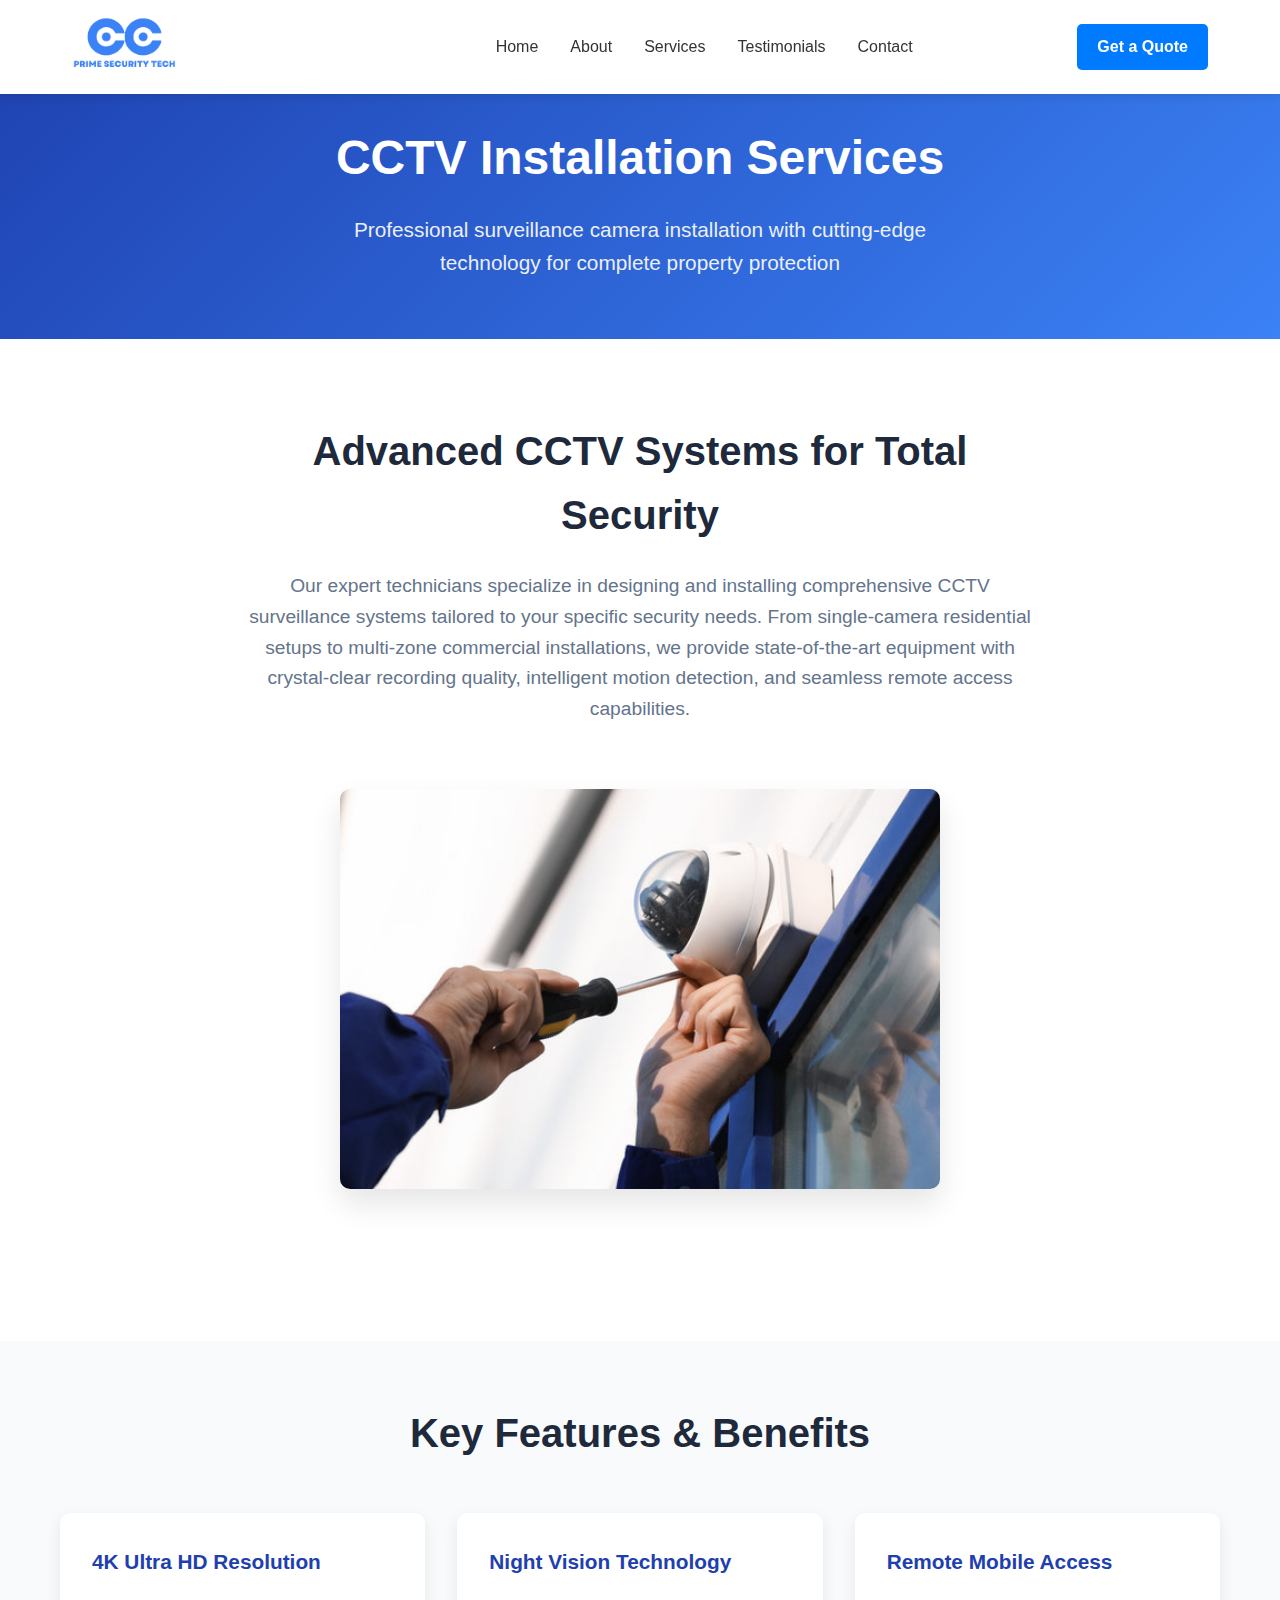
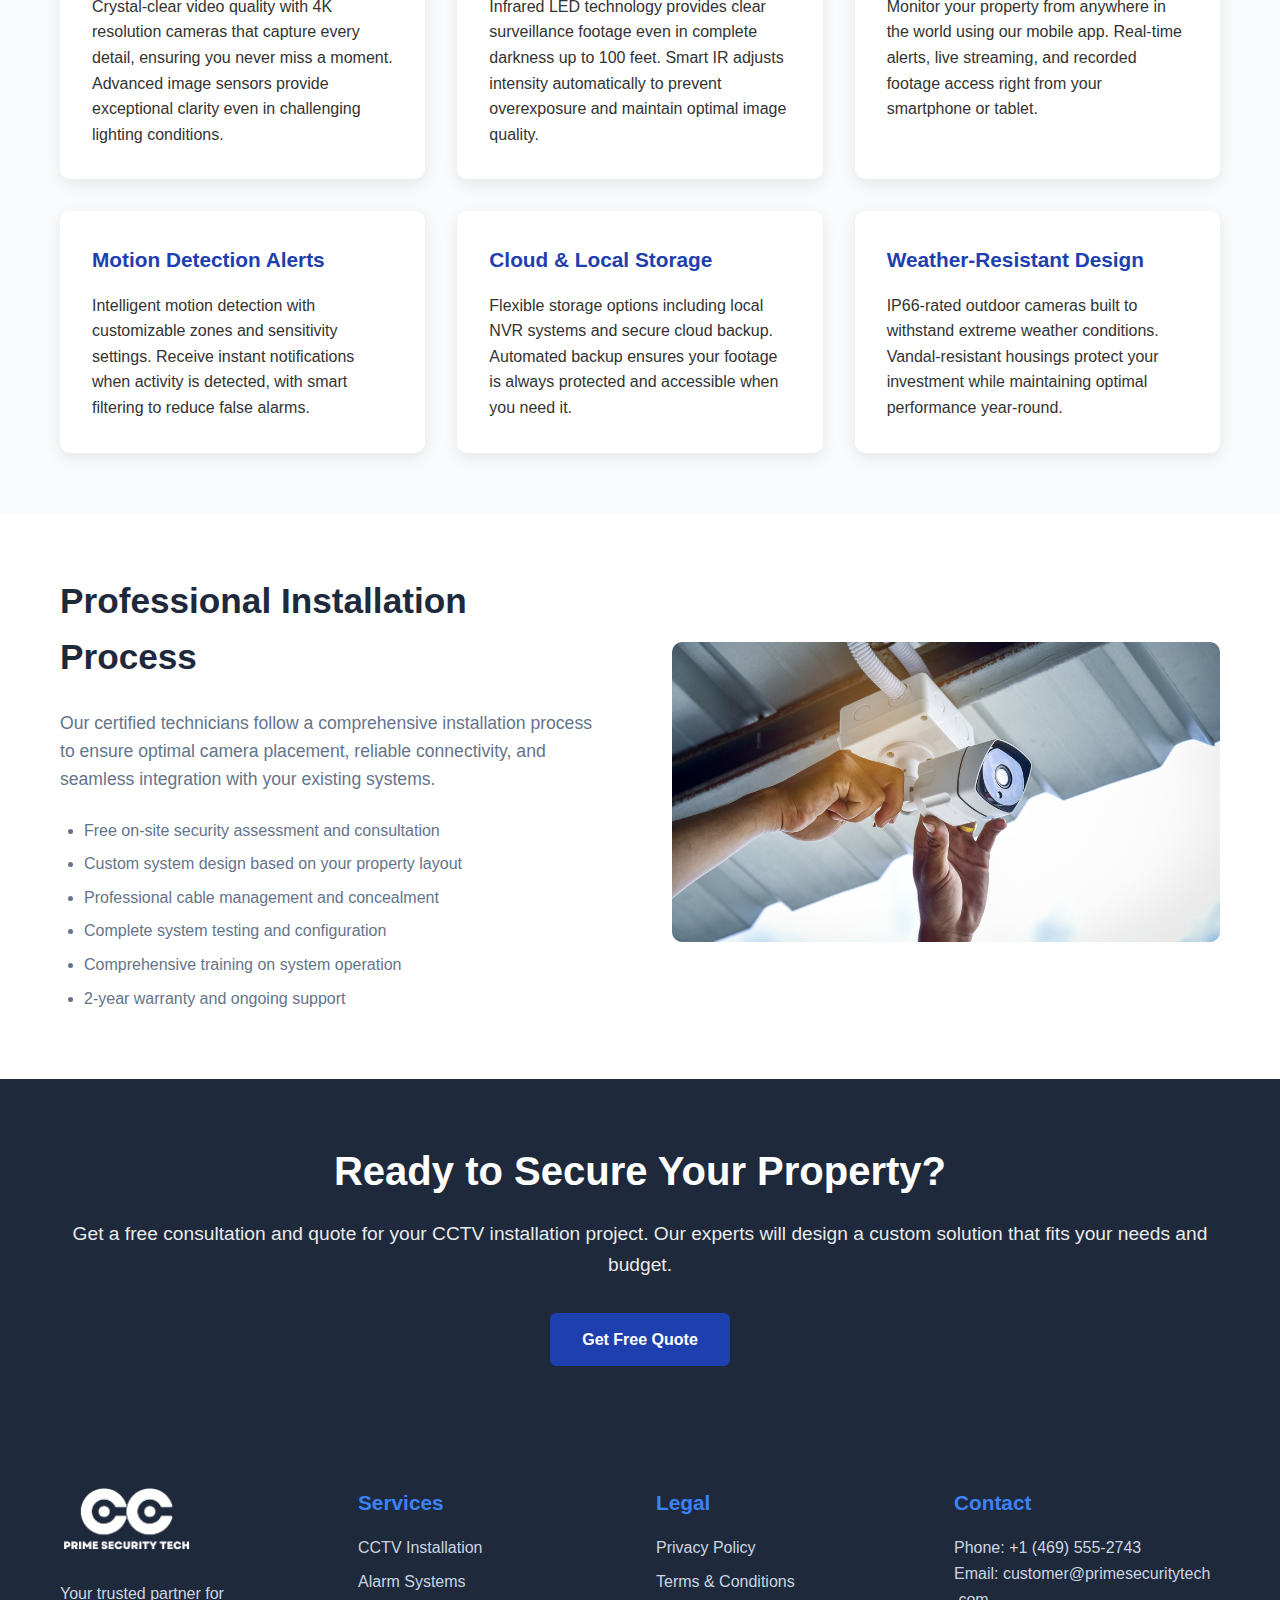
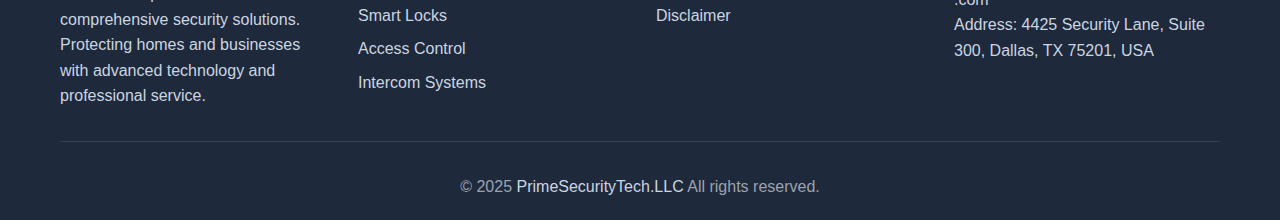
<file: cctv-installation.html>
<!DOCTYPE html>
<html lang="en">
<head>
    <meta charset="UTF-8">
    <meta name="viewport" content="width=device-width, initial-scale=1.0">
    <title>PrimeSecurityTech - Professional CCTV & Security Installation Services</title>
    <meta name="description" content="Leading CCTV and security installation services. Expert installation of surveillance systems, alarm systems, smart locks, access control, and intercom systems for residential and commercial properties.">
    <meta name="keywords" content="CCTV installation, security systems, alarm systems, smart locks, access control, intercom, surveillance, security cameras">
    <link rel="stylesheet" href="styles.css">
    <link rel="shortcut icon" href="uploads/cctv-camera.png" type="image/x-icon">
    <style>
        /* Hide CTA button on smaller screens */
@media (max-width: 768px) {
  .cta-desktop-only {
    display: none !important;
  }
}

    </style>
</head>
<body>
    <!-- Header -->
<header class="header">
    <nav class="nav">
        <div class="nav-container">
            <div class="logo">
              <a href="index.html"><img src="uploads/prime security.png" width="40%" alt=""></a>
            </div>
            <ul class="nav-menu">
                <li><a href="index.html" style="text-decoration: none;">Home</a></li>
                <li><a href="index.html#about" style="text-decoration: none;">About</a></li>
                <li><a href="index.html#services" style="text-decoration: none;">Services</a></li>
                <li><a href="index.html#testimonials" style="text-decoration: none;">Testimonials</a></li>
                <li><a href="index.html#contact" style="text-decoration: none;">Contact</a></li>
            </ul>
           <a href="index.html#contact" class="cta-desktop-only" style="background-color: #007bff; color: #fff; padding: 10px 20px; border-radius: 5px; text-decoration: none; font-weight: bold;">
    Get a Quote
</a>
            <div class="hamburger">
                <span></span>
                <span></span>
                <span></span>
            </div>
        </div>
    </nav>
</header>

    <!-- Page Header -->
    <section class="page-header">
        <div class="container">
            <h1>CCTV Installation Services</h1>
            <p>Professional surveillance camera installation with cutting-edge technology for complete property protection</p>
        </div>
    </section>

    <!-- Service Content -->
    <section class="service-content">
        <div class="container">
            <div class="service-description">
                <h2>Advanced CCTV Systems for Total Security</h2>
                <p>Our expert technicians specialize in designing and installing comprehensive CCTV surveillance systems tailored to your specific security needs. From single-camera residential setups to multi-zone commercial installations, we provide state-of-the-art equipment with crystal-clear recording quality, intelligent motion detection, and seamless remote access capabilities.</p>
            </div>
            
            <div style="text-align: center; margin-bottom: 4rem;">
                <img src="uploads/CCTV Installation.jpg" alt="Professional CCTV installation in progress" style="max-width: 100%; height: 400px; object-fit: cover; border-radius: 10px; box-shadow: 0 15px 30px rgba(0,0,0,0.1);">
            </div>
        </div>
    </section>

    <!-- Features Section -->
    <section class="features-section">
        <div class="container">
            <h2 style="text-align: center; margin-bottom: 3rem; font-size: 2.5rem; color: #1e293b;">Key Features & Benefits</h2>
            <div class="features-grid">
                <div class="feature-item">
                    <h3>4K Ultra HD Resolution</h3>
                    <p>Crystal-clear video quality with 4K resolution cameras that capture every detail, ensuring you never miss a moment. Advanced image sensors provide exceptional clarity even in challenging lighting conditions.</p>
                </div>
                <div class="feature-item">
                    <h3>Night Vision Technology</h3>
                    <p>Infrared LED technology provides clear surveillance footage even in complete darkness up to 100 feet. Smart IR adjusts intensity automatically to prevent overexposure and maintain optimal image quality.</p>
                </div>
                <div class="feature-item">
                    <h3>Remote Mobile Access</h3>
                    <p>Monitor your property from anywhere in the world using our mobile app. Real-time alerts, live streaming, and recorded footage access right from your smartphone or tablet.</p>
                </div>
                <div class="feature-item">
                    <h3>Motion Detection Alerts</h3>
                    <p>Intelligent motion detection with customizable zones and sensitivity settings. Receive instant notifications when activity is detected, with smart filtering to reduce false alarms.</p>
                </div>
                <div class="feature-item">
                    <h3>Cloud & Local Storage</h3>
                    <p>Flexible storage options including local NVR systems and secure cloud backup. Automated backup ensures your footage is always protected and accessible when you need it.</p>
                </div>
                <div class="feature-item">
                    <h3>Weather-Resistant Design</h3>
                    <p>IP66-rated outdoor cameras built to withstand extreme weather conditions. Vandal-resistant housings protect your investment while maintaining optimal performance year-round.</p>
                </div>
            </div>
        </div>
    </section>

    <!-- Additional Content -->
    <section style="padding: 60px 0; background: white;">
        <div class="container">
            <div style="display: grid; grid-template-columns: 1fr 1fr; gap: 4rem; align-items: center;">
                <div>
                    <h2 style="font-size: 2.2rem; color: #1e293b; margin-bottom: 1.5rem;">Professional Installation Process</h2>
                    <p style="font-size: 1.1rem; color: #64748b; line-height: 1.6; margin-bottom: 1.5rem;">Our certified technicians follow a comprehensive installation process to ensure optimal camera placement, reliable connectivity, and seamless integration with your existing systems.</p>
                    <ul style="margin-left: 1.5rem; color: #64748b;">
                        <li style="margin-bottom: 0.5rem;">Free on-site security assessment and consultation</li>
                        <li style="margin-bottom: 0.5rem;">Custom system design based on your property layout</li>
                        <li style="margin-bottom: 0.5rem;">Professional cable management and concealment</li>
                        <li style="margin-bottom: 0.5rem;">Complete system testing and configuration</li>
                        <li style="margin-bottom: 0.5rem;">Comprehensive training on system operation</li>
                        <li style="margin-bottom: 0.5rem;">2-year warranty and ongoing support</li>
                    </ul>
                </div>
                <div>
                    <img src="uploads/CCTV Installation (2).jpg" alt="CCTV installation process" style="width: 100%; height: 300px; object-fit: cover; border-radius: 10px;">
                </div>
            </div>
        </div>
    </section>

    <!-- CTA Section -->
    <section class="cta-section">
        <div class="container">
            <h2>Ready to Secure Your Property?</h2>
            <p>Get a free consultation and quote for your CCTV installation project. Our experts will design a custom solution that fits your needs and budget.</p>
            <a href="index.html#contact" class="btn btn-primary">Get Free Quote</a>
        </div>
    </section>
<!-- Footer -->
    <footer class="footer">
        <div class="container">
            <div class="footer-content">
                <div class="footer-section">
                   <a href="index.html"><img src="uploads/prime security (1).png" width="50%" style="margin-bottom: 20px;" alt=""></a>
                    <p>Your trusted partner for comprehensive security solutions. Protecting homes and businesses with advanced technology and professional service.</p>
                </div>
                <div class="footer-section">
                    <h3>Services</h3>
                    <ul>
                        <li><a href="cctv-installation.html">CCTV Installation</a></li>
                        <li><a href="alarm-systems.html">Alarm Systems</a></li>
                        <li><a href="smart-locks.html">Smart Locks</a></li>
                        <li><a href="access-control.html">Access Control</a></li>
                        <li><a href="intercom.html">Intercom Systems</a></li>
                    </ul>
                </div>
                <div class="footer-section">
                    <h3>Legal</h3>
                    <ul>
                        <li><a href="privacy-policy.html">Privacy Policy</a></li>
                        <li><a href="terms-and-conditions.html">Terms & Conditions</a></li>
                        <li><a href="disclaimer.html">Disclaimer</a></li>
                    </ul>
                </div>
          <div class="footer-section">
    <h3>Contact</h3>
    <p>
        Phone:
        <a href="tel:+14695552743" style="text-decoration: none; color: #cbd5e1;">+1 (469) 555-2743</a>
    </p>
    <p>
        Email:
        <a href="mailto:customer@primesecuritytech.com" style="text-decoration: none;color: #cbd5e1;">customer@primesecuritytech <br>.com</a>
    </p>
    <p>Address: 4425 Security Lane, Suite 300, Dallas, TX 75201, USA</p>
</div>

            </div>
            <div class="footer-bottom">
              <p>&copy; 2025 <a href="https://www.primesecuritytech.com" style="text-decoration: none; color: #cbd5e1;">PrimeSecurityTech.LLC</a> All rights reserved.</p>

            </div>
        </div>
    </footer>

    <script src="script.js"></script>
</body>
</html>
</file>
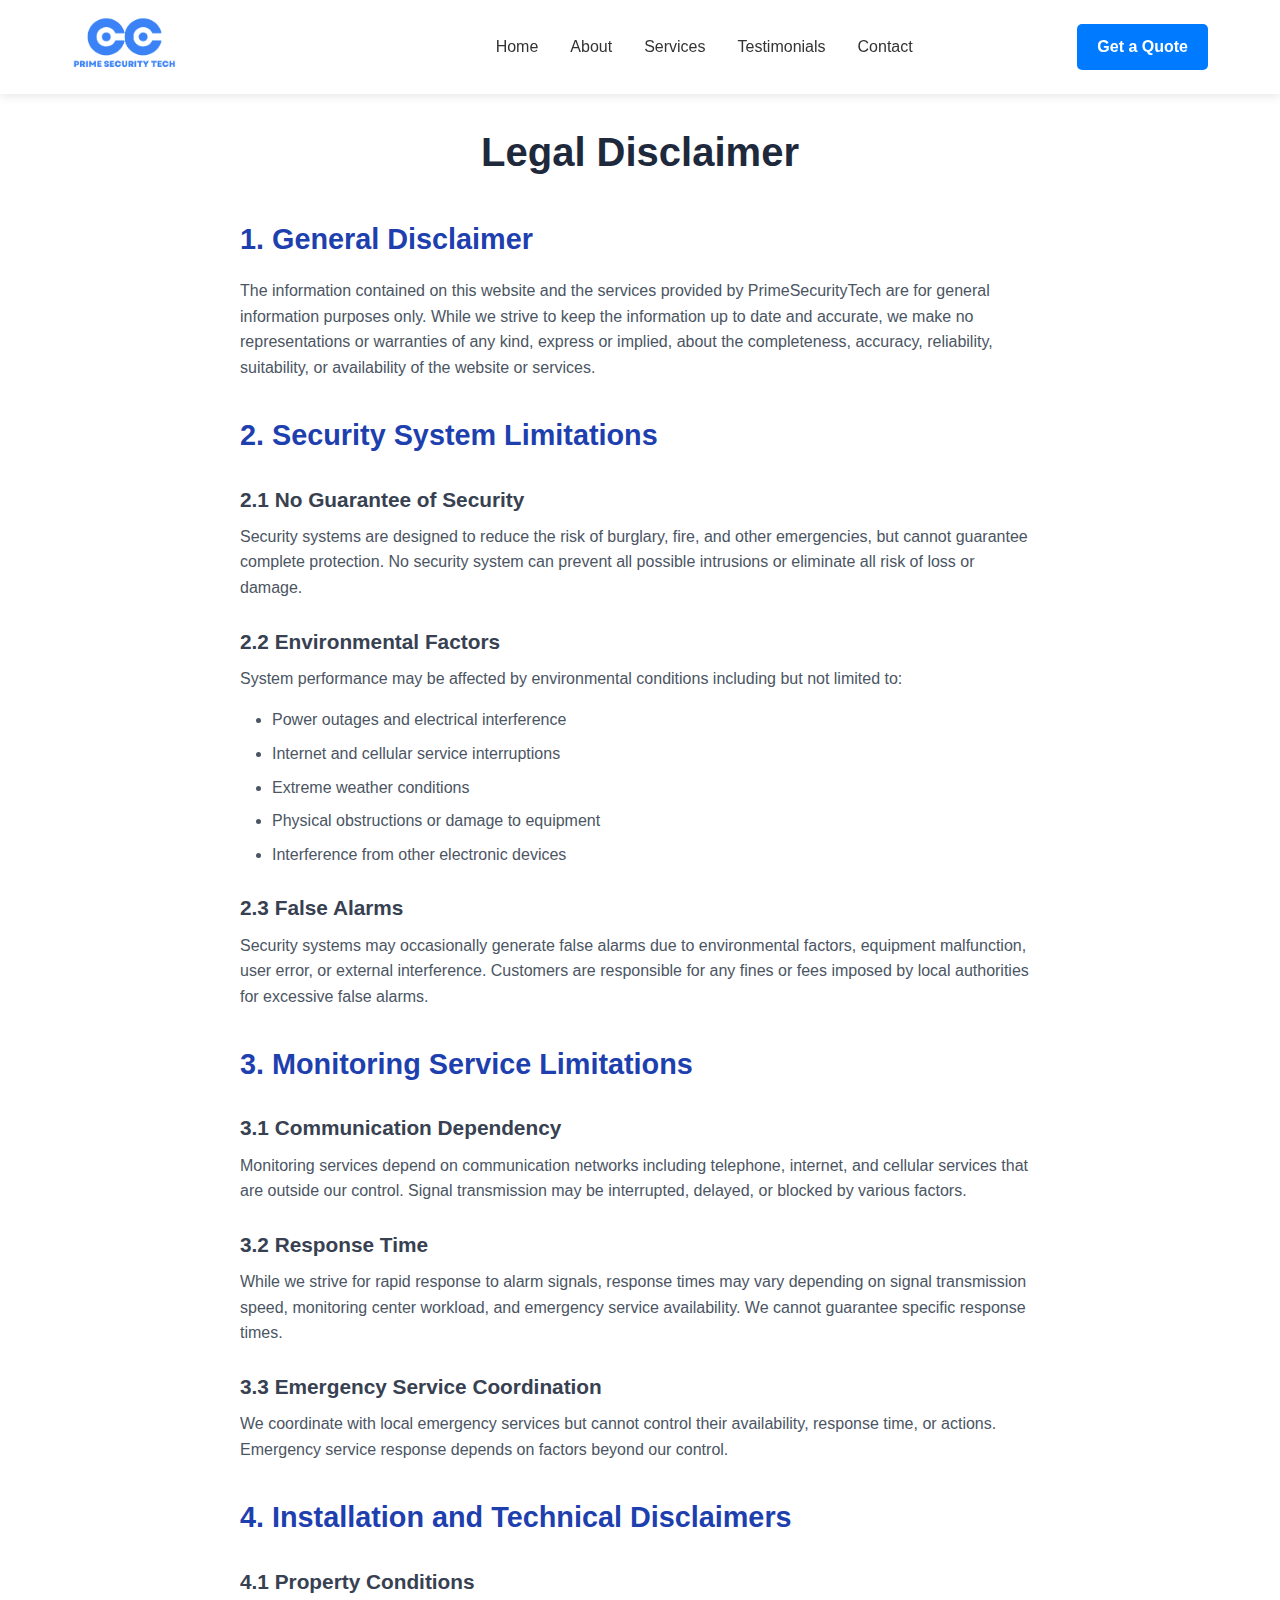
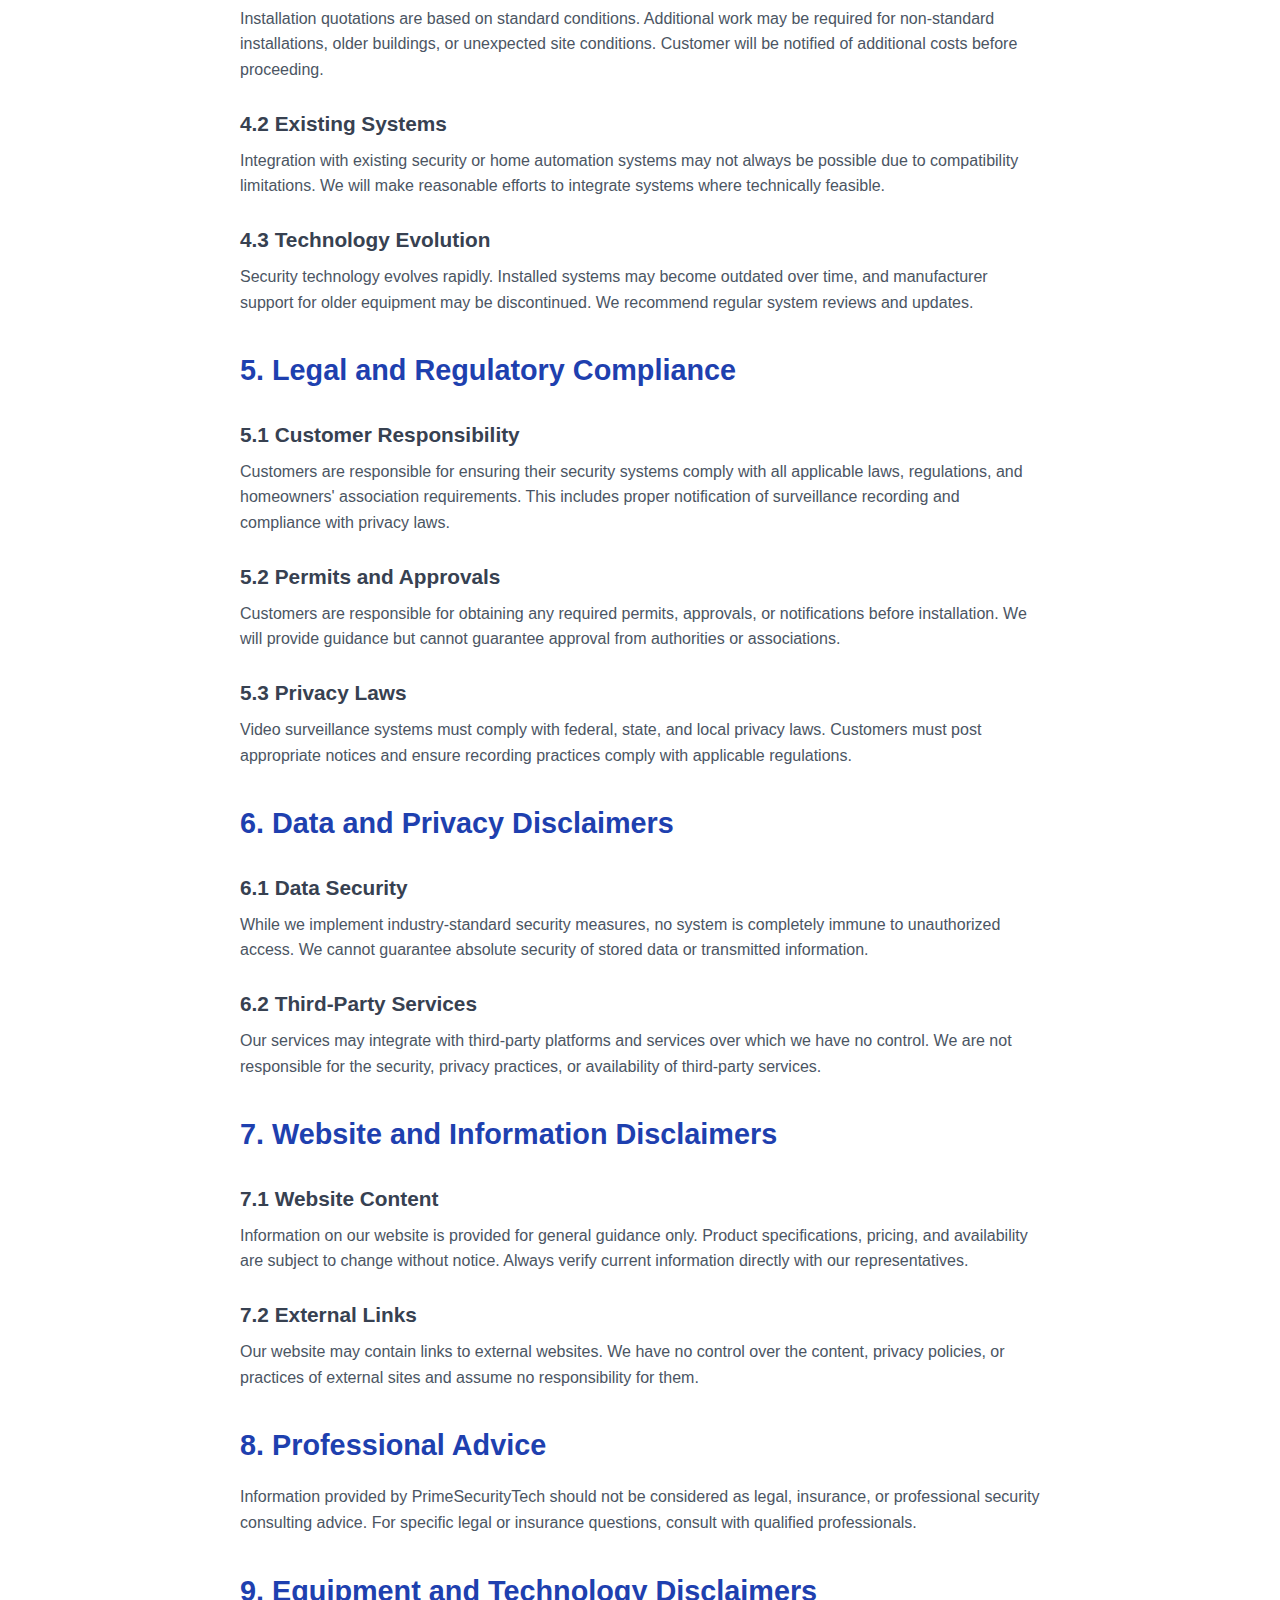
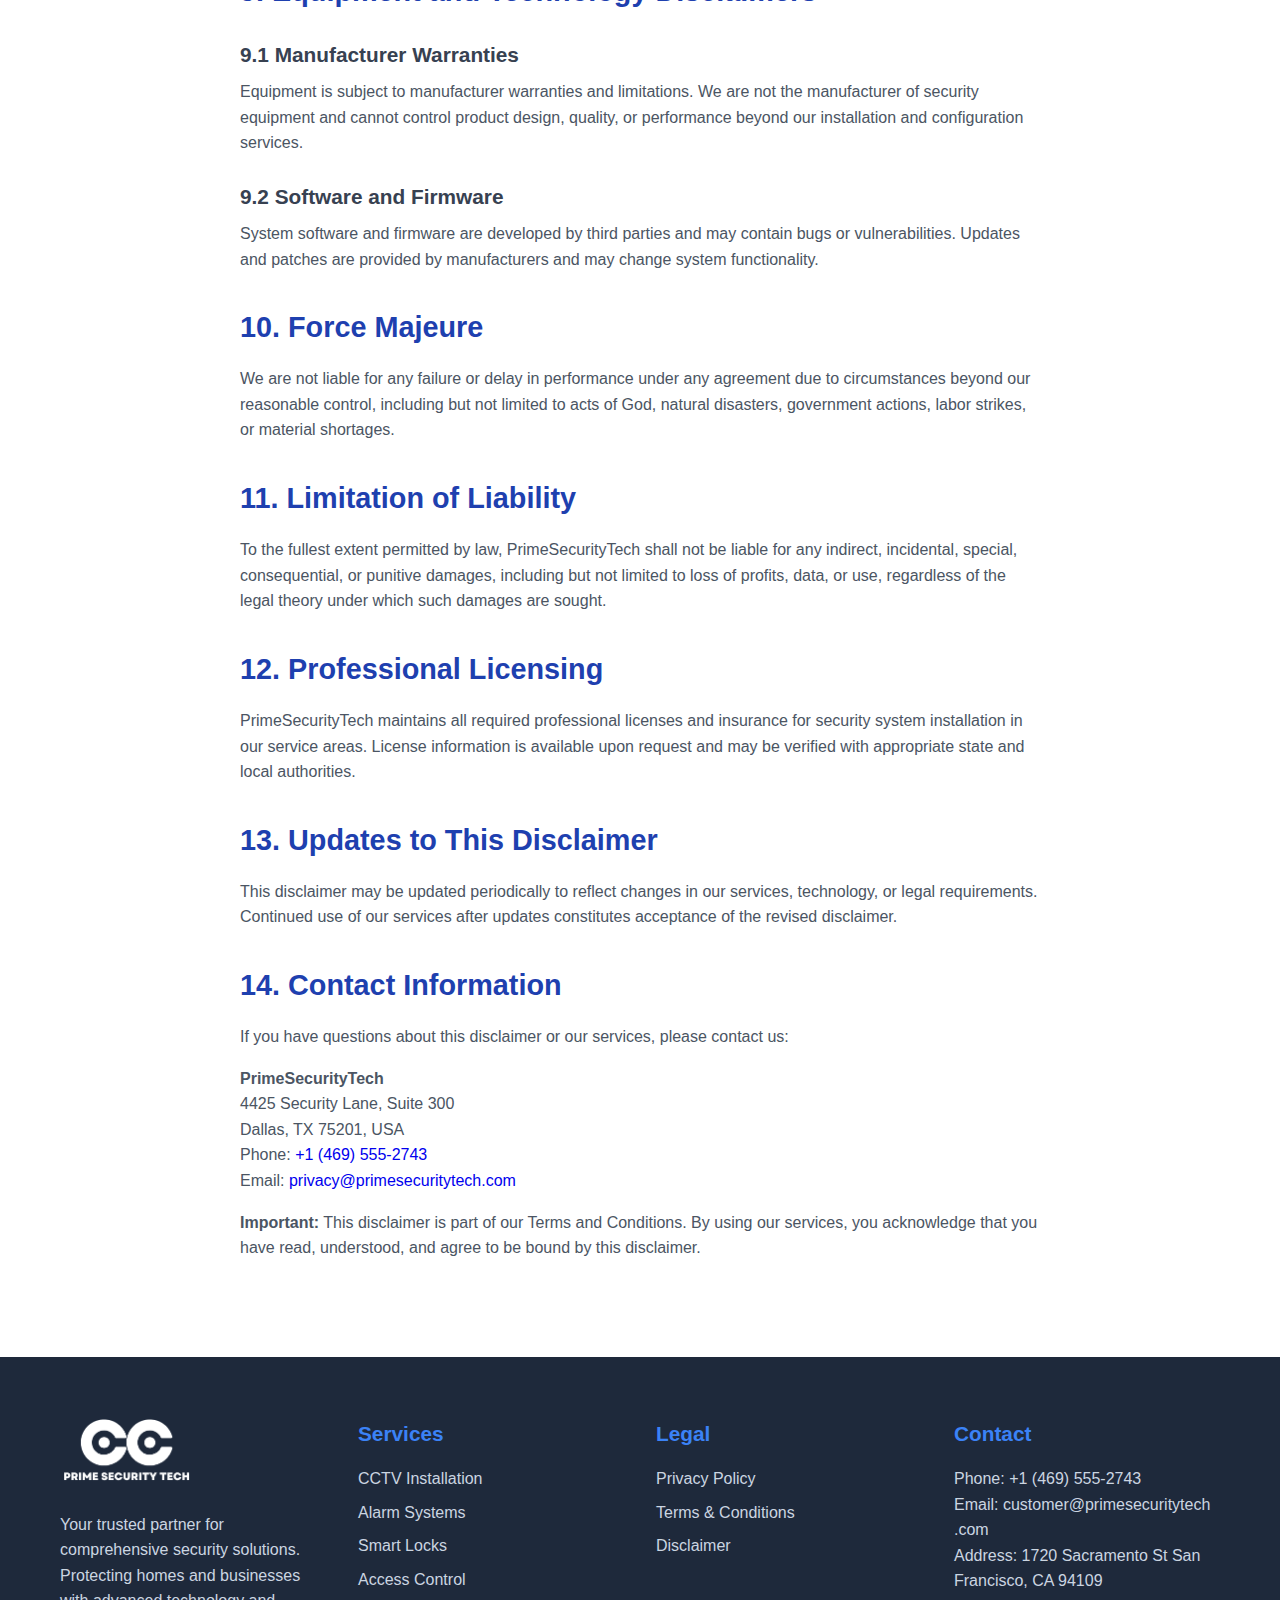
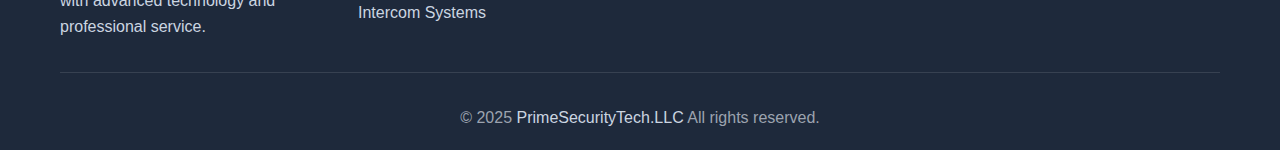
<file: disclaimer.html>
<!DOCTYPE html>
<html lang="en">
<head>
    <meta charset="UTF-8">
    <meta name="viewport" content="width=device-width, initial-scale=1.0">
    <title>PrimeSecurityTech - Professional CCTV & Security Installation Services</title>
    <meta name="description" content="Leading CCTV and security installation services. Expert installation of surveillance systems, alarm systems, smart locks, access control, and intercom systems for residential and commercial properties.">
    <meta name="keywords" content="CCTV installation, security systems, alarm systems, smart locks, access control, intercom, surveillance, security cameras">
    <link rel="stylesheet" href="styles.css">
    <link rel="shortcut icon" href="uploads/cctv-camera.png" type="image/x-icon">
    <style>
        /* Hide CTA button on smaller screens */
@media (max-width: 768px) {
  .cta-desktop-only {
    display: none !important;
  }
}

    </style>
</head>
<body>
    <!-- Header -->
<header class="header">
    <nav class="nav">
        <div class="nav-container">
            <div class="logo">
              <a href="index.html"><img src="uploads/prime security.png" width="40%" alt=""></a>
            </div>
            <ul class="nav-menu">
                <li><a href="index.html" style="text-decoration: none;">Home</a></li>
                <li><a href="index.html#about" style="text-decoration: none;">About</a></li>
                <li><a href="index.html#services" style="text-decoration: none;">Services</a></li>
                <li><a href="index.html#testimonials" style="text-decoration: none;">Testimonials</a></li>
                <li><a href="index.html#contact" style="text-decoration: none;">Contact</a></li>
            </ul>
           <a href="index.html#contact" class="cta-desktop-only" style="background-color: #007bff; color: #fff; padding: 10px 20px; border-radius: 5px; text-decoration: none; font-weight: bold;">
    Get a Quote
</a>
            <div class="hamburger">
                <span></span>
                <span></span>
                <span></span>
            </div>
        </div>
    </nav>
</header>

    <!-- Legal Content -->
    <div class="container legal-content">
        <h1>Legal Disclaimer</h1>
      

        <h2>1. General Disclaimer</h2>
        <p>The information contained on this website and the services provided by PrimeSecurityTech are for general information purposes only. While we strive to keep the information up to date and accurate, we make no representations or warranties of any kind, express or implied, about the completeness, accuracy, reliability, suitability, or availability of the website or services.</p>

        <h2>2. Security System Limitations</h2>
        
        <h3>2.1 No Guarantee of Security</h3>
        <p>Security systems are designed to reduce the risk of burglary, fire, and other emergencies, but cannot guarantee complete protection. No security system can prevent all possible intrusions or eliminate all risk of loss or damage.</p>

        <h3>2.2 Environmental Factors</h3>
        <p>System performance may be affected by environmental conditions including but not limited to:</p>
        <ul>
            <li>Power outages and electrical interference</li>
            <li>Internet and cellular service interruptions</li>
            <li>Extreme weather conditions</li>
            <li>Physical obstructions or damage to equipment</li>
            <li>Interference from other electronic devices</li>
        </ul>

        <h3>2.3 False Alarms</h3>
        <p>Security systems may occasionally generate false alarms due to environmental factors, equipment malfunction, user error, or external interference. Customers are responsible for any fines or fees imposed by local authorities for excessive false alarms.</p>

        <h2>3. Monitoring Service Limitations</h2>
        
        <h3>3.1 Communication Dependency</h3>
        <p>Monitoring services depend on communication networks including telephone, internet, and cellular services that are outside our control. Signal transmission may be interrupted, delayed, or blocked by various factors.</p>

        <h3>3.2 Response Time</h3>
        <p>While we strive for rapid response to alarm signals, response times may vary depending on signal transmission speed, monitoring center workload, and emergency service availability. We cannot guarantee specific response times.</p>

        <h3>3.3 Emergency Service Coordination</h3>
        <p>We coordinate with local emergency services but cannot control their availability, response time, or actions. Emergency service response depends on factors beyond our control.</p>

        <h2>4. Installation and Technical Disclaimers</h2>
        
        <h3>4.1 Property Conditions</h3>
        <p>Installation quotations are based on standard conditions. Additional work may be required for non-standard installations, older buildings, or unexpected site conditions. Customer will be notified of additional costs before proceeding.</p>

        <h3>4.2 Existing Systems</h3>
        <p>Integration with existing security or home automation systems may not always be possible due to compatibility limitations. We will make reasonable efforts to integrate systems where technically feasible.</p>

        <h3>4.3 Technology Evolution</h3>
        <p>Security technology evolves rapidly. Installed systems may become outdated over time, and manufacturer support for older equipment may be discontinued. We recommend regular system reviews and updates.</p>

        <h2>5. Legal and Regulatory Compliance</h2>
        
        <h3>5.1 Customer Responsibility</h3>
        <p>Customers are responsible for ensuring their security systems comply with all applicable laws, regulations, and homeowners' association requirements. This includes proper notification of surveillance recording and compliance with privacy laws.</p>

        <h3>5.2 Permits and Approvals</h3>
        <p>Customers are responsible for obtaining any required permits, approvals, or notifications before installation. We will provide guidance but cannot guarantee approval from authorities or associations.</p>

        <h3>5.3 Privacy Laws</h3>
        <p>Video surveillance systems must comply with federal, state, and local privacy laws. Customers must post appropriate notices and ensure recording practices comply with applicable regulations.</p>

        <h2>6. Data and Privacy Disclaimers</h2>
        
        <h3>6.1 Data Security</h3>
        <p>While we implement industry-standard security measures, no system is completely immune to unauthorized access. We cannot guarantee absolute security of stored data or transmitted information.</p>

        <h3>6.2 Third-Party Services</h3>
        <p>Our services may integrate with third-party platforms and services over which we have no control. We are not responsible for the security, privacy practices, or availability of third-party services.</p>

        <h2>7. Website and Information Disclaimers</h2>
        
        <h3>7.1 Website Content</h3>
        <p>Information on our website is provided for general guidance only. Product specifications, pricing, and availability are subject to change without notice. Always verify current information directly with our representatives.</p>

        <h3>7.2 External Links</h3>
        <p>Our website may contain links to external websites. We have no control over the content, privacy policies, or practices of external sites and assume no responsibility for them.</p>

        <h2>8. Professional Advice</h2>
        <p>Information provided by PrimeSecurityTech should not be considered as legal, insurance, or professional security consulting advice. For specific legal or insurance questions, consult with qualified professionals.</p>

        <h2>9. Equipment and Technology Disclaimers</h2>
        
        <h3>9.1 Manufacturer Warranties</h3>
        <p>Equipment is subject to manufacturer warranties and limitations. We are not the manufacturer of security equipment and cannot control product design, quality, or performance beyond our installation and configuration services.</p>

        <h3>9.2 Software and Firmware</h3>
        <p>System software and firmware are developed by third parties and may contain bugs or vulnerabilities. Updates and patches are provided by manufacturers and may change system functionality.</p>

        <h2>10. Force Majeure</h2>
        <p>We are not liable for any failure or delay in performance under any agreement due to circumstances beyond our reasonable control, including but not limited to acts of God, natural disasters, government actions, labor strikes, or material shortages.</p>

        <h2>11. Limitation of Liability</h2>
        <p>To the fullest extent permitted by law, PrimeSecurityTech shall not be liable for any indirect, incidental, special, consequential, or punitive damages, including but not limited to loss of profits, data, or use, regardless of the legal theory under which such damages are sought.</p>

        <h2>12. Professional Licensing</h2>
        <p>PrimeSecurityTech maintains all required professional licenses and insurance for security system installation in our service areas. License information is available upon request and may be verified with appropriate state and local authorities.</p>

        <h2>13. Updates to This Disclaimer</h2>
        <p>This disclaimer may be updated periodically to reflect changes in our services, technology, or legal requirements. Continued use of our services after updates constitutes acceptance of the revised disclaimer.</p>

        <h2>14. Contact Information</h2>
        <p>If you have questions about this disclaimer or our services, please contact us:</p>
   <p>
    <strong>PrimeSecurityTech</strong><br>
    4425 Security Lane, Suite 300<br>
    Dallas, TX 75201, USA<br>
    Phone:
    <a href="tel:+14695552743" style="text-decoration: none;">+1 (469) 555-2743</a><br>
    Email:
    <a href="mailto:privacy@primesecuritytech.com" style="text-decoration: none;">privacy@primesecuritytech.com</a>
</p>


        <p><strong>Important:</strong> This disclaimer is part of our Terms and Conditions. By using our services, you acknowledge that you have read, understood, and agree to be bound by this disclaimer.</p>
    </div>

   <!-- Footer -->
    <footer class="footer">
        <div class="container">
            <div class="footer-content">
                <div class="footer-section">
                   <a href="index.html"><img src="uploads/prime security (1).png" width="50%" style="margin-bottom: 20px;" alt=""></a>
                    <p>Your trusted partner for comprehensive security solutions. Protecting homes and businesses with advanced technology and professional service.</p>
                </div>
                <div class="footer-section">
                    <h3>Services</h3>
                    <ul>
                        <li><a href="cctv-installation.html">CCTV Installation</a></li>
                        <li><a href="alarm-systems.html">Alarm Systems</a></li>
                        <li><a href="smart-locks.html">Smart Locks</a></li>
                        <li><a href="access-control.html">Access Control</a></li>
                        <li><a href="intercom.html">Intercom Systems</a></li>
                    </ul>
                </div>
                <div class="footer-section">
                    <h3>Legal</h3>
                    <ul>
                        <li><a href="privacy-policy.html">Privacy Policy</a></li>
                        <li><a href="terms-and-conditions.html">Terms & Conditions</a></li>
                        <li><a href="disclaimer.html">Disclaimer</a></li>
                    </ul>
                </div>
          <div class="footer-section">
    <h3>Contact</h3>
    <p>
        Phone:
        <a href="tel:+14695552743" style="text-decoration: none; color: #cbd5e1;">+1 (469) 555-2743</a>
    </p>
    <p>
        Email:
        <a href="mailto:customer@primesecuritytech.com" style="text-decoration: none;color: #cbd5e1;">customer@primesecuritytech <br>.com</a>
    </p>
    <p>Address: 1720 Sacramento St San Francisco, CA 94109</p>
</div>

            </div>
            <div class="footer-bottom">
              <p>&copy; 2025 <a href="https://www.primesecuritytech.com" style="text-decoration: none; color: #cbd5e1;">PrimeSecurityTech.LLC</a> All rights reserved.</p>

            </div>
        </div>
    </footer>

    <script src="script.js"></script>
</body>
</html>
</file>
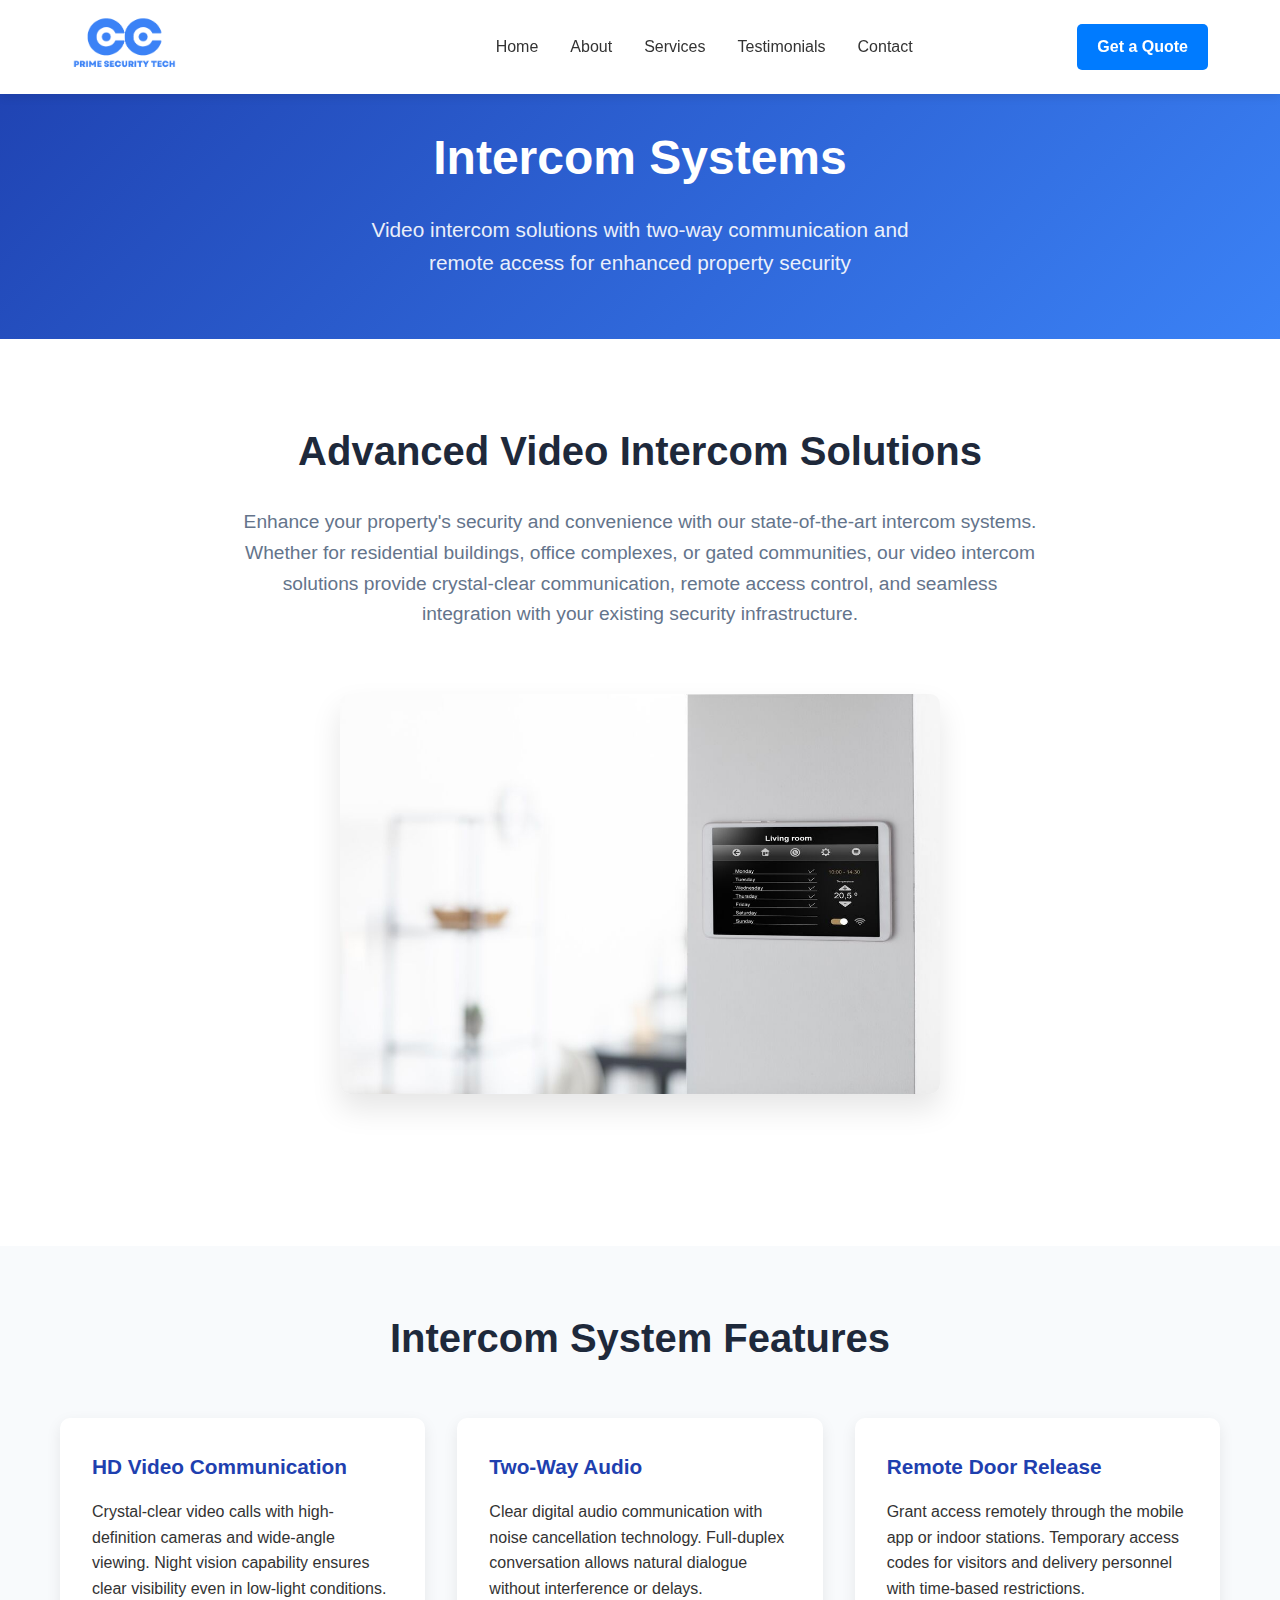
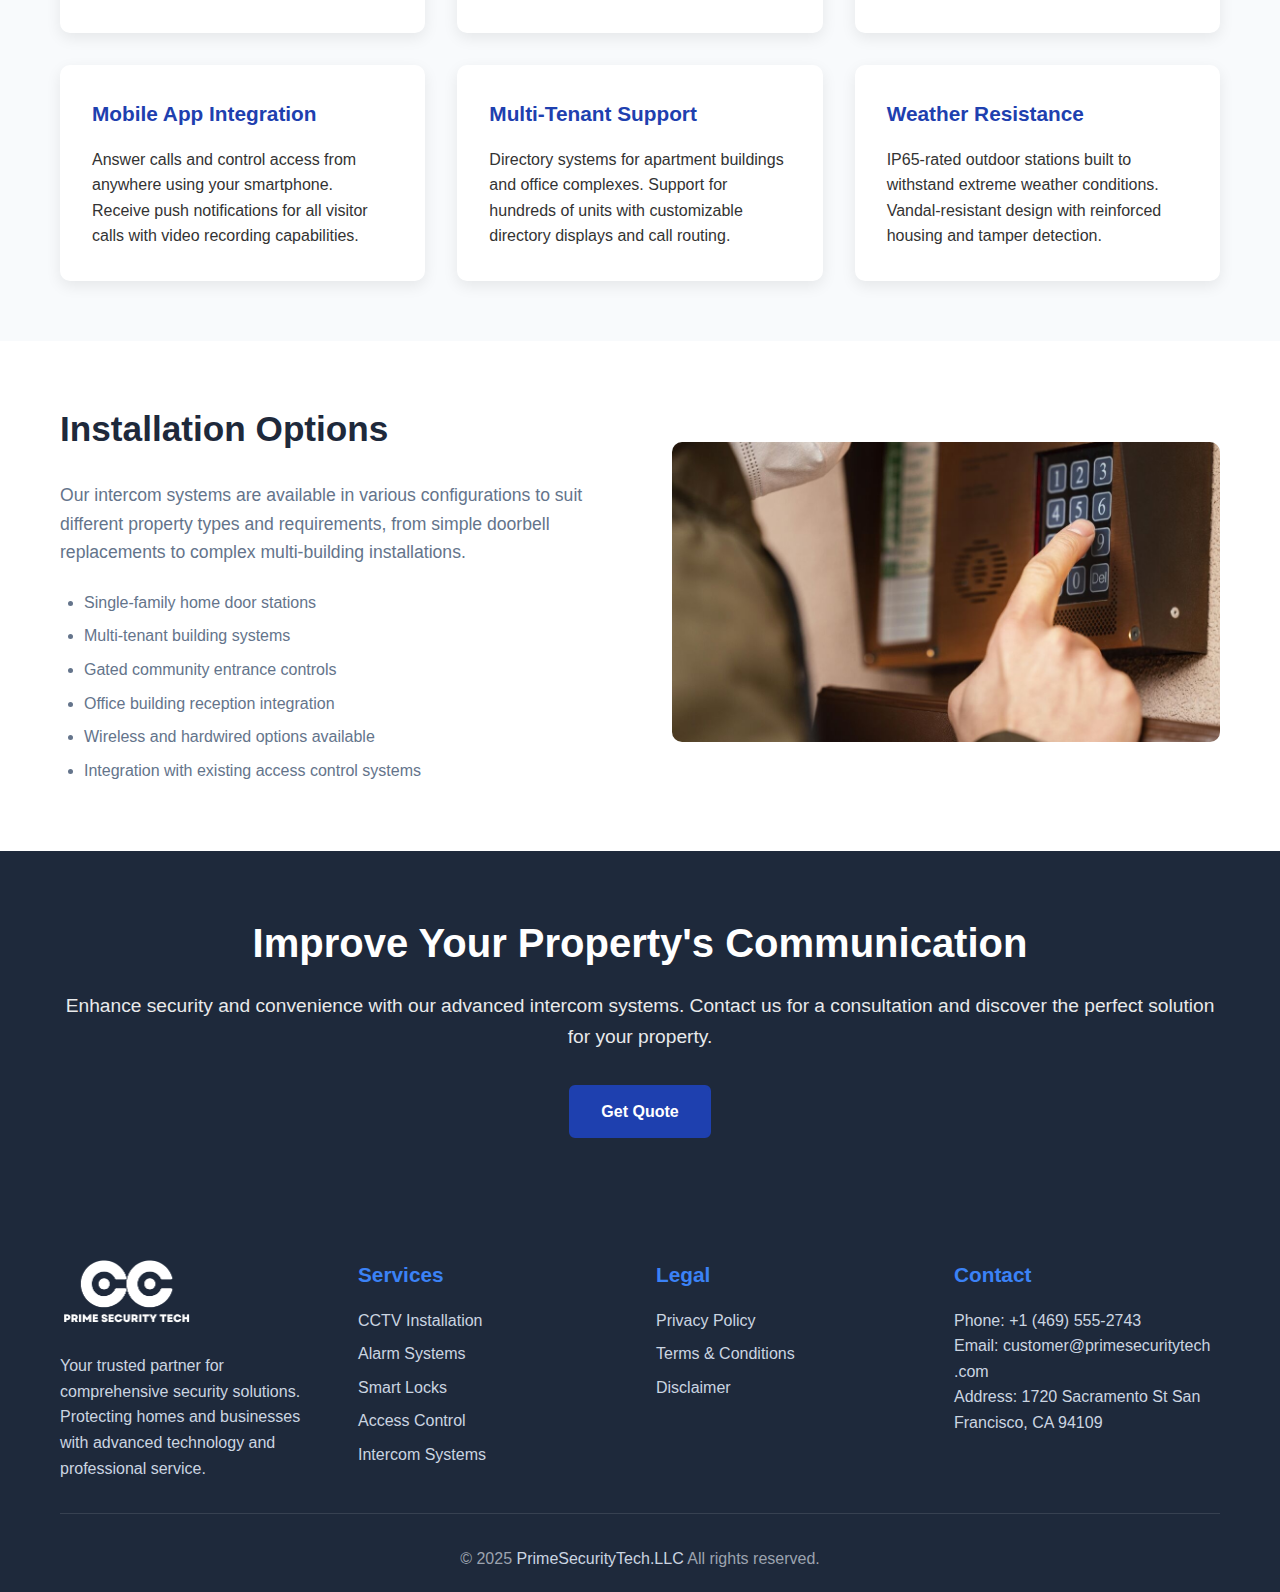
<file: intercom.html>
<!DOCTYPE html>
<html lang="en">
<head>
    <meta charset="UTF-8">
    <meta name="viewport" content="width=device-width, initial-scale=1.0">
    <title>PrimeSecurityTech - Professional CCTV & Security Installation Services</title>
    <meta name="description" content="Leading CCTV and security installation services. Expert installation of surveillance systems, alarm systems, smart locks, access control, and intercom systems for residential and commercial properties.">
    <meta name="keywords" content="CCTV installation, security systems, alarm systems, smart locks, access control, intercom, surveillance, security cameras">
    <link rel="stylesheet" href="styles.css">
    <link rel="shortcut icon" href="uploads/cctv-camera.png" type="image/x-icon">
    <style>
        /* Hide CTA button on smaller screens */
@media (max-width: 768px) {
  .cta-desktop-only {
    display: none !important;
  }
}

    </style>
</head>
<body>
    <!-- Header -->
<header class="header">
    <nav class="nav">
        <div class="nav-container">
            <div class="logo">
              <a href="index.html"><img src="uploads/prime security.png" width="40%" alt=""></a>
            </div>
            <ul class="nav-menu">
                <li><a href="index.html" style="text-decoration: none;">Home</a></li>
                <li><a href="index.html#about" style="text-decoration: none;">About</a></li>
                <li><a href="index.html#services" style="text-decoration: none;">Services</a></li>
                <li><a href="index.html#testimonials" style="text-decoration: none;">Testimonials</a></li>
                <li><a href="index.html#contact" style="text-decoration: none;">Contact</a></li>
            </ul>
           <a href="index.html#contact" class="cta-desktop-only" style="background-color: #007bff; color: #fff; padding: 10px 20px; border-radius: 5px; text-decoration: none; font-weight: bold;">
    Get a Quote
</a>
            <div class="hamburger">
                <span></span>
                <span></span>
                <span></span>
            </div>
        </div>
    </nav>
</header>
    <!-- Page Header -->
    <section class="page-header">
        <div class="container">
            <h1>Intercom Systems</h1>
            <p>Video intercom solutions with two-way communication and remote access for enhanced property security</p>
        </div>
    </section>

    <!-- Service Content -->
    <section class="service-content">
        <div class="container">
            <div class="service-description">
                <h2>Advanced Video Intercom Solutions</h2>
                <p>Enhance your property's security and convenience with our state-of-the-art intercom systems. Whether for residential buildings, office complexes, or gated communities, our video intercom solutions provide crystal-clear communication, remote access control, and seamless integration with your existing security infrastructure.</p>
            </div>
            
            <div style="text-align: center; margin-bottom: 4rem;">
                <img src="uploads/Intercom Systems.jpg" alt="Modern video intercom panel at building entrance" style="max-width: 100%; height: 400px; object-fit: cover; border-radius: 10px; box-shadow: 0 15px 30px rgba(0,0,0,0.1);">
            </div>
        </div>
    </section>

    <!-- Features Section -->
    <section class="features-section">
        <div class="container">
            <h2 style="text-align: center; margin-bottom: 3rem; font-size: 2.5rem; color: #1e293b;">Intercom System Features</h2>
            <div class="features-grid">
                <div class="feature-item">
                    <h3>HD Video Communication</h3>
                    <p>Crystal-clear video calls with high-definition cameras and wide-angle viewing. Night vision capability ensures clear visibility even in low-light conditions.</p>
                </div>
                <div class="feature-item">
                    <h3>Two-Way Audio</h3>
                    <p>Clear digital audio communication with noise cancellation technology. Full-duplex conversation allows natural dialogue without interference or delays.</p>
                </div>
                <div class="feature-item">
                    <h3>Remote Door Release</h3>
                    <p>Grant access remotely through the mobile app or indoor stations. Temporary access codes for visitors and delivery personnel with time-based restrictions.</p>
                </div>
                <div class="feature-item">
                    <h3>Mobile App Integration</h3>
                    <p>Answer calls and control access from anywhere using your smartphone. Receive push notifications for all visitor calls with video recording capabilities.</p>
                </div>
                <div class="feature-item">
                    <h3>Multi-Tenant Support</h3>
                    <p>Directory systems for apartment buildings and office complexes. Support for hundreds of units with customizable directory displays and call routing.</p>
                </div>
                <div class="feature-item">
                    <h3>Weather Resistance</h3>
                    <p>IP65-rated outdoor stations built to withstand extreme weather conditions. Vandal-resistant design with reinforced housing and tamper detection.</p>
                </div>
            </div>
        </div>
    </section>

    <!-- Additional Content -->
    <section style="padding: 60px 0; background: white;">
        <div class="container">
            <div style="display: grid; grid-template-columns: 1fr 1fr; gap: 4rem; align-items: center;">
                <div>
                    <h2 style="font-size: 2.2rem; color: #1e293b; margin-bottom: 1.5rem;">Installation Options</h2>
                    <p style="font-size: 1.1rem; color: #64748b; line-height: 1.6; margin-bottom: 1.5rem;">Our intercom systems are available in various configurations to suit different property types and requirements, from simple doorbell replacements to complex multi-building installations.</p>
                    <ul style="margin-left: 1.5rem; color: #64748b;">
                        <li style="margin-bottom: 0.5rem;">Single-family home door stations</li>
                        <li style="margin-bottom: 0.5rem;">Multi-tenant building systems</li>
                        <li style="margin-bottom: 0.5rem;">Gated community entrance controls</li>
                        <li style="margin-bottom: 0.5rem;">Office building reception integration</li>
                        <li style="margin-bottom: 0.5rem;">Wireless and hardwired options available</li>
                        <li style="margin-bottom: 0.5rem;">Integration with existing access control systems</li>
                    </ul>
                </div>
                <div>
                    <img src="uploads/Intercom Systems (2).jpg" alt="Indoor intercom station with touchscreen" style="width: 100%; height: 300px; object-fit: cover; border-radius: 10px;">
                </div>
            </div>
        </div>
    </section>

    <!-- CTA Section -->
    <section class="cta-section">
        <div class="container">
            <h2>Improve Your Property's Communication</h2>
            <p>Enhance security and convenience with our advanced intercom systems. Contact us for a consultation and discover the perfect solution for your property.</p>
            <a href="index.html#contact" class="btn btn-primary">Get Quote</a>
        </div>
    </section>

    <!-- Footer -->
    <footer class="footer">
        <div class="container">
            <div class="footer-content">
                <div class="footer-section">
                   <a href="index.html"><img src="uploads/prime security (1).png" width="50%" style="margin-bottom: 20px;" alt=""></a>
                    <p>Your trusted partner for comprehensive security solutions. Protecting homes and businesses with advanced technology and professional service.</p>
                </div>
                <div class="footer-section">
                    <h3>Services</h3>
                    <ul>
                        <li><a href="cctv-installation.html">CCTV Installation</a></li>
                        <li><a href="alarm-systems.html">Alarm Systems</a></li>
                        <li><a href="smart-locks.html">Smart Locks</a></li>
                        <li><a href="access-control.html">Access Control</a></li>
                        <li><a href="intercom.html">Intercom Systems</a></li>
                    </ul>
                </div>
                <div class="footer-section">
                    <h3>Legal</h3>
                    <ul>
                        <li><a href="privacy-policy.html">Privacy Policy</a></li>
                        <li><a href="terms-and-conditions.html">Terms & Conditions</a></li>
                        <li><a href="disclaimer.html">Disclaimer</a></li>
                    </ul>
                </div>
          <div class="footer-section">
    <h3>Contact</h3>
    <p>
        Phone:
        <a href="tel:+14695552743" style="text-decoration: none; color: #cbd5e1;">+1 (469) 555-2743</a>
    </p>
    <p>
        Email:
        <a href="mailto:customer@primesecuritytech.com" style="text-decoration: none;color: #cbd5e1;">customer@primesecuritytech <br>.com</a>
    </p>
    <p>Address: 1720 Sacramento St San Francisco, CA 94109</p>
</div>

            </div>
            <div class="footer-bottom">
              <p>&copy; 2025 <a href="https://www.primesecuritytech.com" style="text-decoration: none; color: #cbd5e1;">PrimeSecurityTech.LLC</a> All rights reserved.</p>

            </div>
        </div>
    </footer>

    <script src="script.js"></script>
</body>
</html>
</file>
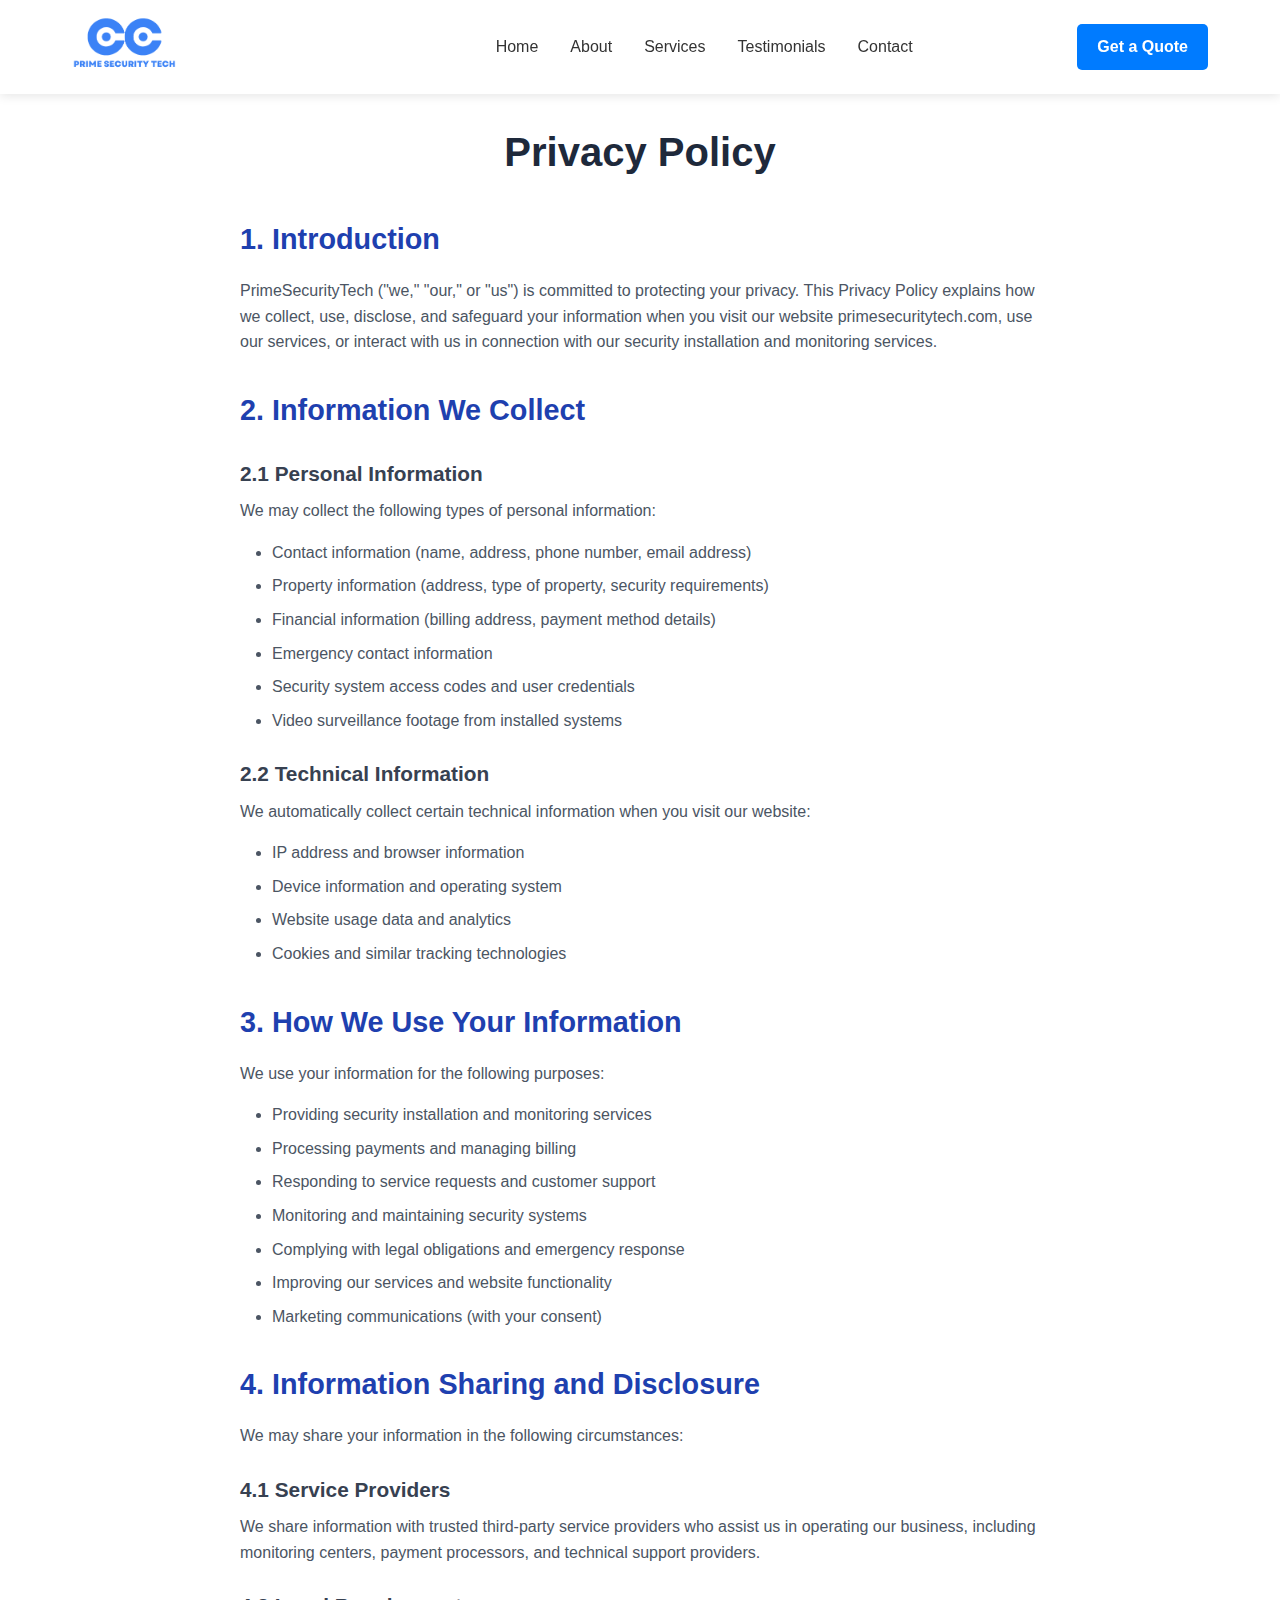
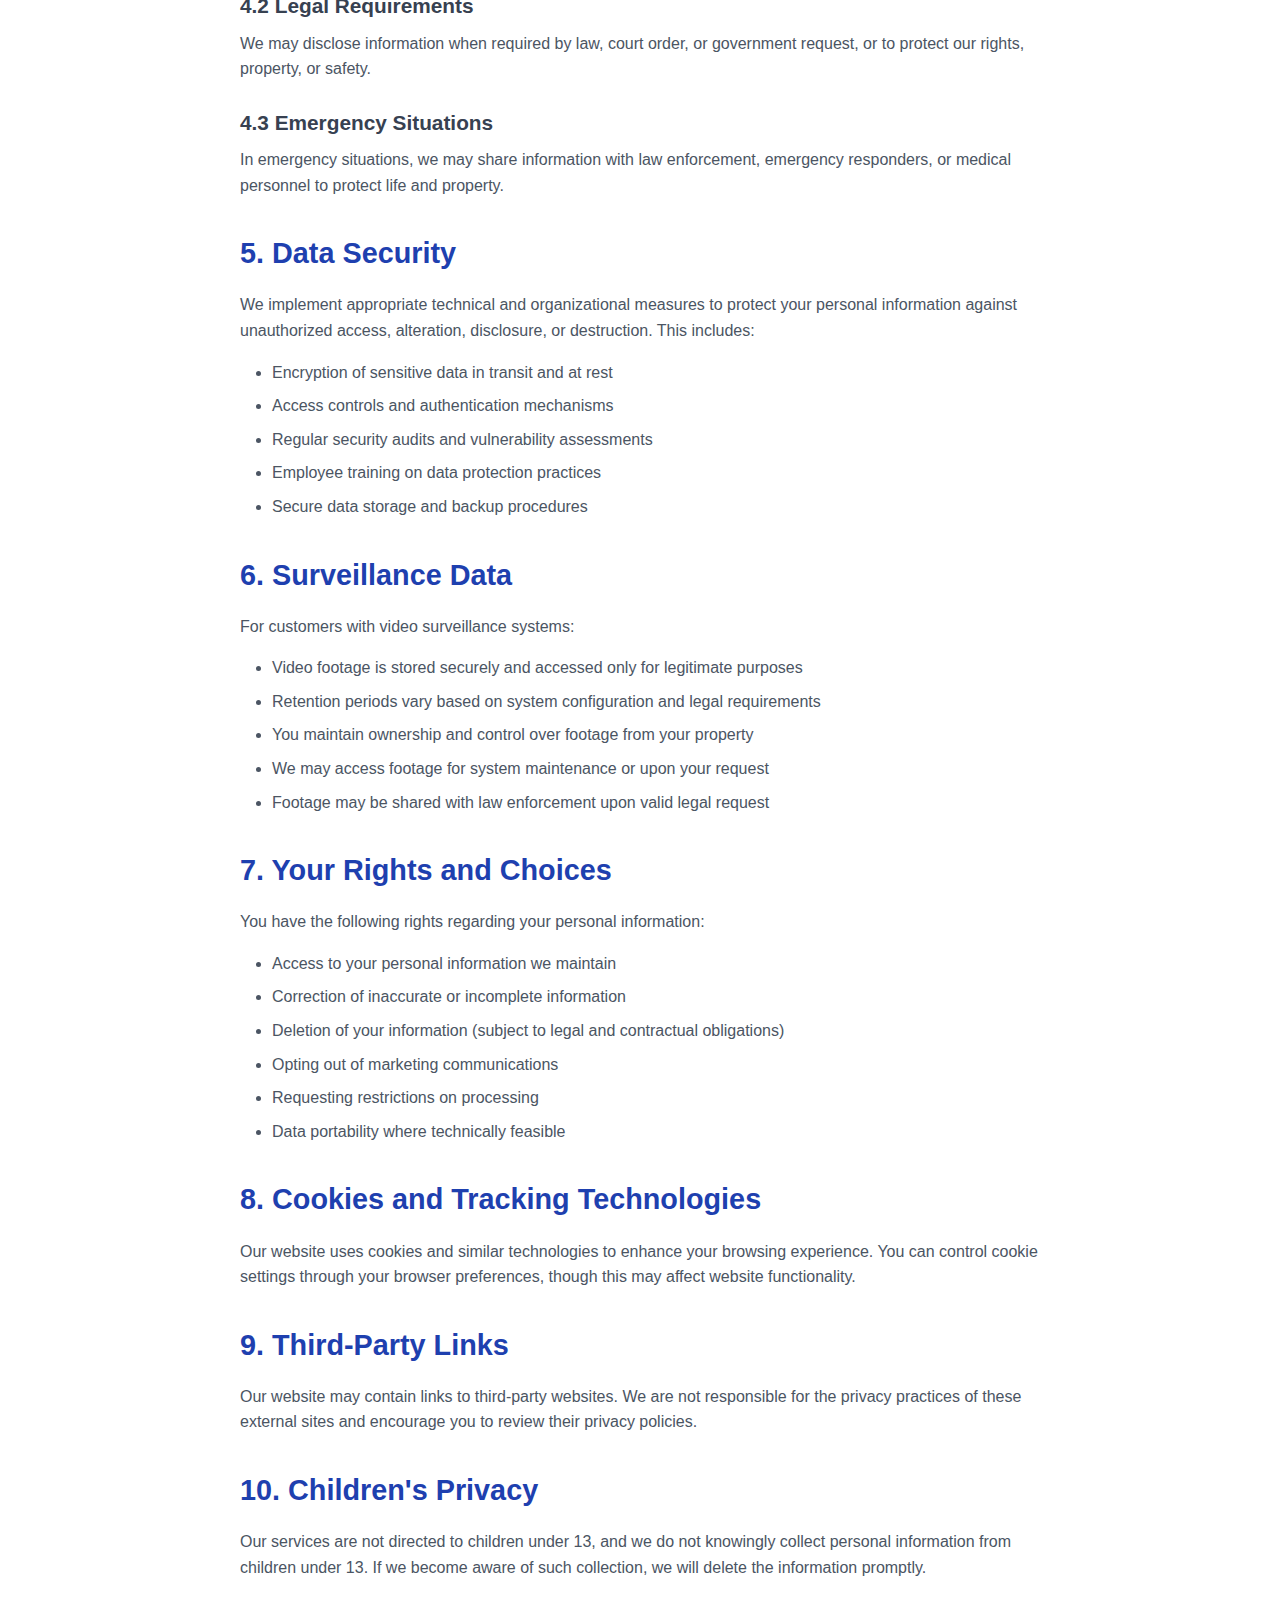
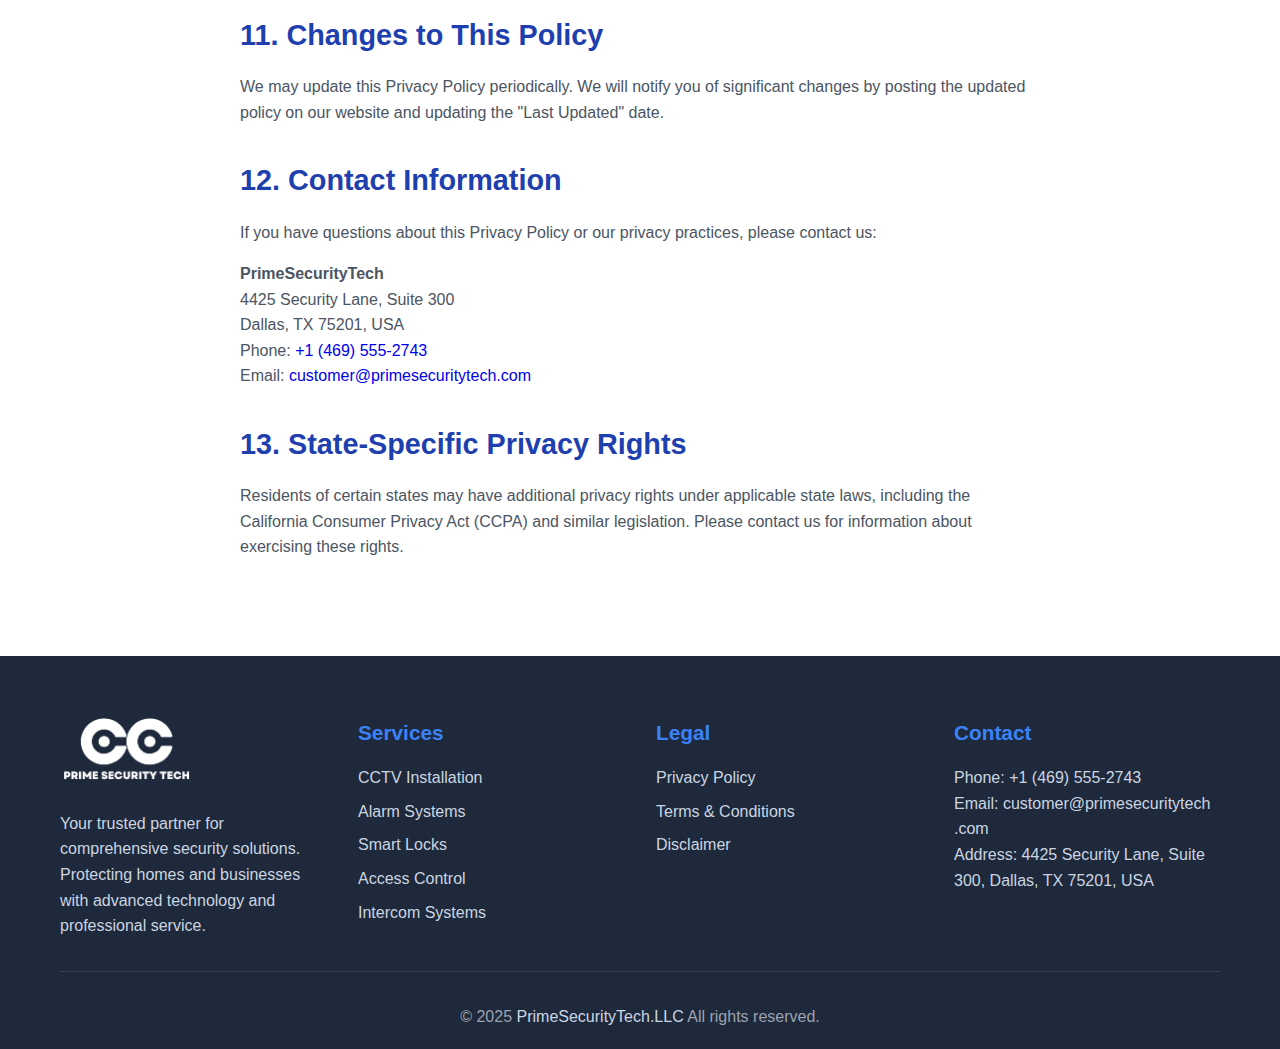
<file: privacy-policy.html>
<!DOCTYPE html>
<html lang="en">
<head>
    <meta charset="UTF-8">
    <meta name="viewport" content="width=device-width, initial-scale=1.0">
    <title>PrimeSecurityTech - Professional CCTV & Security Installation Services</title>
    <meta name="description" content="Leading CCTV and security installation services. Expert installation of surveillance systems, alarm systems, smart locks, access control, and intercom systems for residential and commercial properties.">
    <meta name="keywords" content="CCTV installation, security systems, alarm systems, smart locks, access control, intercom, surveillance, security cameras">
    <link rel="stylesheet" href="styles.css">
    <link rel="shortcut icon" href="uploads/cctv-camera.png" type="image/x-icon">
    <style>
        /* Hide CTA button on smaller screens */
@media (max-width: 768px) {
  .cta-desktop-only {
    display: none !important;
  }
}

    </style>
</head>
<body>
    <!-- Header -->
<header class="header">
    <nav class="nav">
        <div class="nav-container">
            <div class="logo">
              <a href="index.html"><img src="uploads/prime security.png" width="40%" alt=""></a>
            </div>
            <ul class="nav-menu">
                <li><a href="index.html" style="text-decoration: none;">Home</a></li>
                <li><a href="index.html#about" style="text-decoration: none;">About</a></li>
                <li><a href="index.html#services" style="text-decoration: none;">Services</a></li>
                <li><a href="index.html#testimonials" style="text-decoration: none;">Testimonials</a></li>
                <li><a href="index.html#contact" style="text-decoration: none;">Contact</a></li>
            </ul>
           <a href="index.html#contact" class="cta-desktop-only" style="background-color: #007bff; color: #fff; padding: 10px 20px; border-radius: 5px; text-decoration: none; font-weight: bold;">
    Get a Quote
</a>
            <div class="hamburger">
                <span></span>
                <span></span>
                <span></span>
            </div>
        </div>
    </nav>
</header>
    <!-- Legal Content -->
    <div class="container legal-content">
        <h1>Privacy Policy</h1>
      

        <h2>1. Introduction</h2>
        <p>PrimeSecurityTech ("we," "our," or "us") is committed to protecting your privacy. This Privacy Policy explains how we collect, use, disclose, and safeguard your information when you visit our website primesecuritytech.com, use our services, or interact with us in connection with our security installation and monitoring services.</p>

        <h2>2. Information We Collect</h2>
        
        <h3>2.1 Personal Information</h3>
        <p>We may collect the following types of personal information:</p>
        <ul>
            <li>Contact information (name, address, phone number, email address)</li>
            <li>Property information (address, type of property, security requirements)</li>
            <li>Financial information (billing address, payment method details)</li>
            <li>Emergency contact information</li>
            <li>Security system access codes and user credentials</li>
            <li>Video surveillance footage from installed systems</li>
        </ul>

        <h3>2.2 Technical Information</h3>
        <p>We automatically collect certain technical information when you visit our website:</p>
        <ul>
            <li>IP address and browser information</li>
            <li>Device information and operating system</li>
            <li>Website usage data and analytics</li>
            <li>Cookies and similar tracking technologies</li>
        </ul>

        <h2>3. How We Use Your Information</h2>
        <p>We use your information for the following purposes:</p>
        <ul>
            <li>Providing security installation and monitoring services</li>
            <li>Processing payments and managing billing</li>
            <li>Responding to service requests and customer support</li>
            <li>Monitoring and maintaining security systems</li>
            <li>Complying with legal obligations and emergency response</li>
            <li>Improving our services and website functionality</li>
            <li>Marketing communications (with your consent)</li>
        </ul>

        <h2>4. Information Sharing and Disclosure</h2>
        <p>We may share your information in the following circumstances:</p>
        
        <h3>4.1 Service Providers</h3>
        <p>We share information with trusted third-party service providers who assist us in operating our business, including monitoring centers, payment processors, and technical support providers.</p>

        <h3>4.2 Legal Requirements</h3>
        <p>We may disclose information when required by law, court order, or government request, or to protect our rights, property, or safety.</p>

        <h3>4.3 Emergency Situations</h3>
        <p>In emergency situations, we may share information with law enforcement, emergency responders, or medical personnel to protect life and property.</p>

        <h2>5. Data Security</h2>
        <p>We implement appropriate technical and organizational measures to protect your personal information against unauthorized access, alteration, disclosure, or destruction. This includes:</p>
        <ul>
            <li>Encryption of sensitive data in transit and at rest</li>
            <li>Access controls and authentication mechanisms</li>
            <li>Regular security audits and vulnerability assessments</li>
            <li>Employee training on data protection practices</li>
            <li>Secure data storage and backup procedures</li>
        </ul>

        <h2>6. Surveillance Data</h2>
        <p>For customers with video surveillance systems:</p>
        <ul>
            <li>Video footage is stored securely and accessed only for legitimate purposes</li>
            <li>Retention periods vary based on system configuration and legal requirements</li>
            <li>You maintain ownership and control over footage from your property</li>
            <li>We may access footage for system maintenance or upon your request</li>
            <li>Footage may be shared with law enforcement upon valid legal request</li>
        </ul>

        <h2>7. Your Rights and Choices</h2>
        <p>You have the following rights regarding your personal information:</p>
        <ul>
            <li>Access to your personal information we maintain</li>
            <li>Correction of inaccurate or incomplete information</li>
            <li>Deletion of your information (subject to legal and contractual obligations)</li>
            <li>Opting out of marketing communications</li>
            <li>Requesting restrictions on processing</li>
            <li>Data portability where technically feasible</li>
        </ul>

        <h2>8. Cookies and Tracking Technologies</h2>
        <p>Our website uses cookies and similar technologies to enhance your browsing experience. You can control cookie settings through your browser preferences, though this may affect website functionality.</p>

        <h2>9. Third-Party Links</h2>
        <p>Our website may contain links to third-party websites. We are not responsible for the privacy practices of these external sites and encourage you to review their privacy policies.</p>

        <h2>10. Children's Privacy</h2>
        <p>Our services are not directed to children under 13, and we do not knowingly collect personal information from children under 13. If we become aware of such collection, we will delete the information promptly.</p>

        <h2>11. Changes to This Policy</h2>
        <p>We may update this Privacy Policy periodically. We will notify you of significant changes by posting the updated policy on our website and updating the "Last Updated" date.</p>

        <h2>12. Contact Information</h2>
        <p>If you have questions about this Privacy Policy or our privacy practices, please contact us:</p>
 <p>
    <strong>PrimeSecurityTech</strong><br>
    4425 Security Lane, Suite 300<br>
    Dallas, TX 75201, USA<br>
    Phone:
    <a href="tel:+14695552743" style="text-decoration: none;">+1 (469) 555-2743</a><br>
    Email:
    <a href="mailto:customer@primesecuritytech.com" style="text-decoration: none;">customer@primesecuritytech.com</a>
</p>


        <h2>13. State-Specific Privacy Rights</h2>
        <p>Residents of certain states may have additional privacy rights under applicable state laws, including the California Consumer Privacy Act (CCPA) and similar legislation. Please contact us for information about exercising these rights.</p>
    </div>

 <!-- Footer -->
    <footer class="footer">
        <div class="container">
            <div class="footer-content">
                <div class="footer-section">
                   <a href="index.html"><img src="uploads/prime security (1).png" width="50%" style="margin-bottom: 20px;" alt=""></a>
                    <p>Your trusted partner for comprehensive security solutions. Protecting homes and businesses with advanced technology and professional service.</p>
                </div>
                <div class="footer-section">
                    <h3>Services</h3>
                    <ul>
                        <li><a href="cctv-installation.html">CCTV Installation</a></li>
                        <li><a href="alarm-systems.html">Alarm Systems</a></li>
                        <li><a href="smart-locks.html">Smart Locks</a></li>
                        <li><a href="access-control.html">Access Control</a></li>
                        <li><a href="intercom.html">Intercom Systems</a></li>
                    </ul>
                </div>
                <div class="footer-section">
                    <h3>Legal</h3>
                    <ul>
                        <li><a href="privacy-policy.html">Privacy Policy</a></li>
                        <li><a href="terms-and-conditions.html">Terms & Conditions</a></li>
                        <li><a href="disclaimer.html">Disclaimer</a></li>
                    </ul>
                </div>
          <div class="footer-section">
    <h3>Contact</h3>
    <p>
        Phone:
        <a href="tel:+14695552743" style="text-decoration: none; color: #cbd5e1;">+1 (469) 555-2743</a>
    </p>
    <p>
        Email:
        <a href="mailto:customer@primesecuritytech.com" style="text-decoration: none;color: #cbd5e1;">customer@primesecuritytech <br>.com</a>
    </p>
    <p>Address: 4425 Security Lane, Suite 300, Dallas, TX 75201, USA</p>
</div>

            </div>
            <div class="footer-bottom">
              <p>&copy; 2025 <a href="https://www.primesecuritytech.com" style="text-decoration: none; color: #cbd5e1;">PrimeSecurityTech.LLC</a> All rights reserved.</p>

            </div>
        </div>
    </footer>

    <script src="script.js"></script>
</body>
</html>
</file>
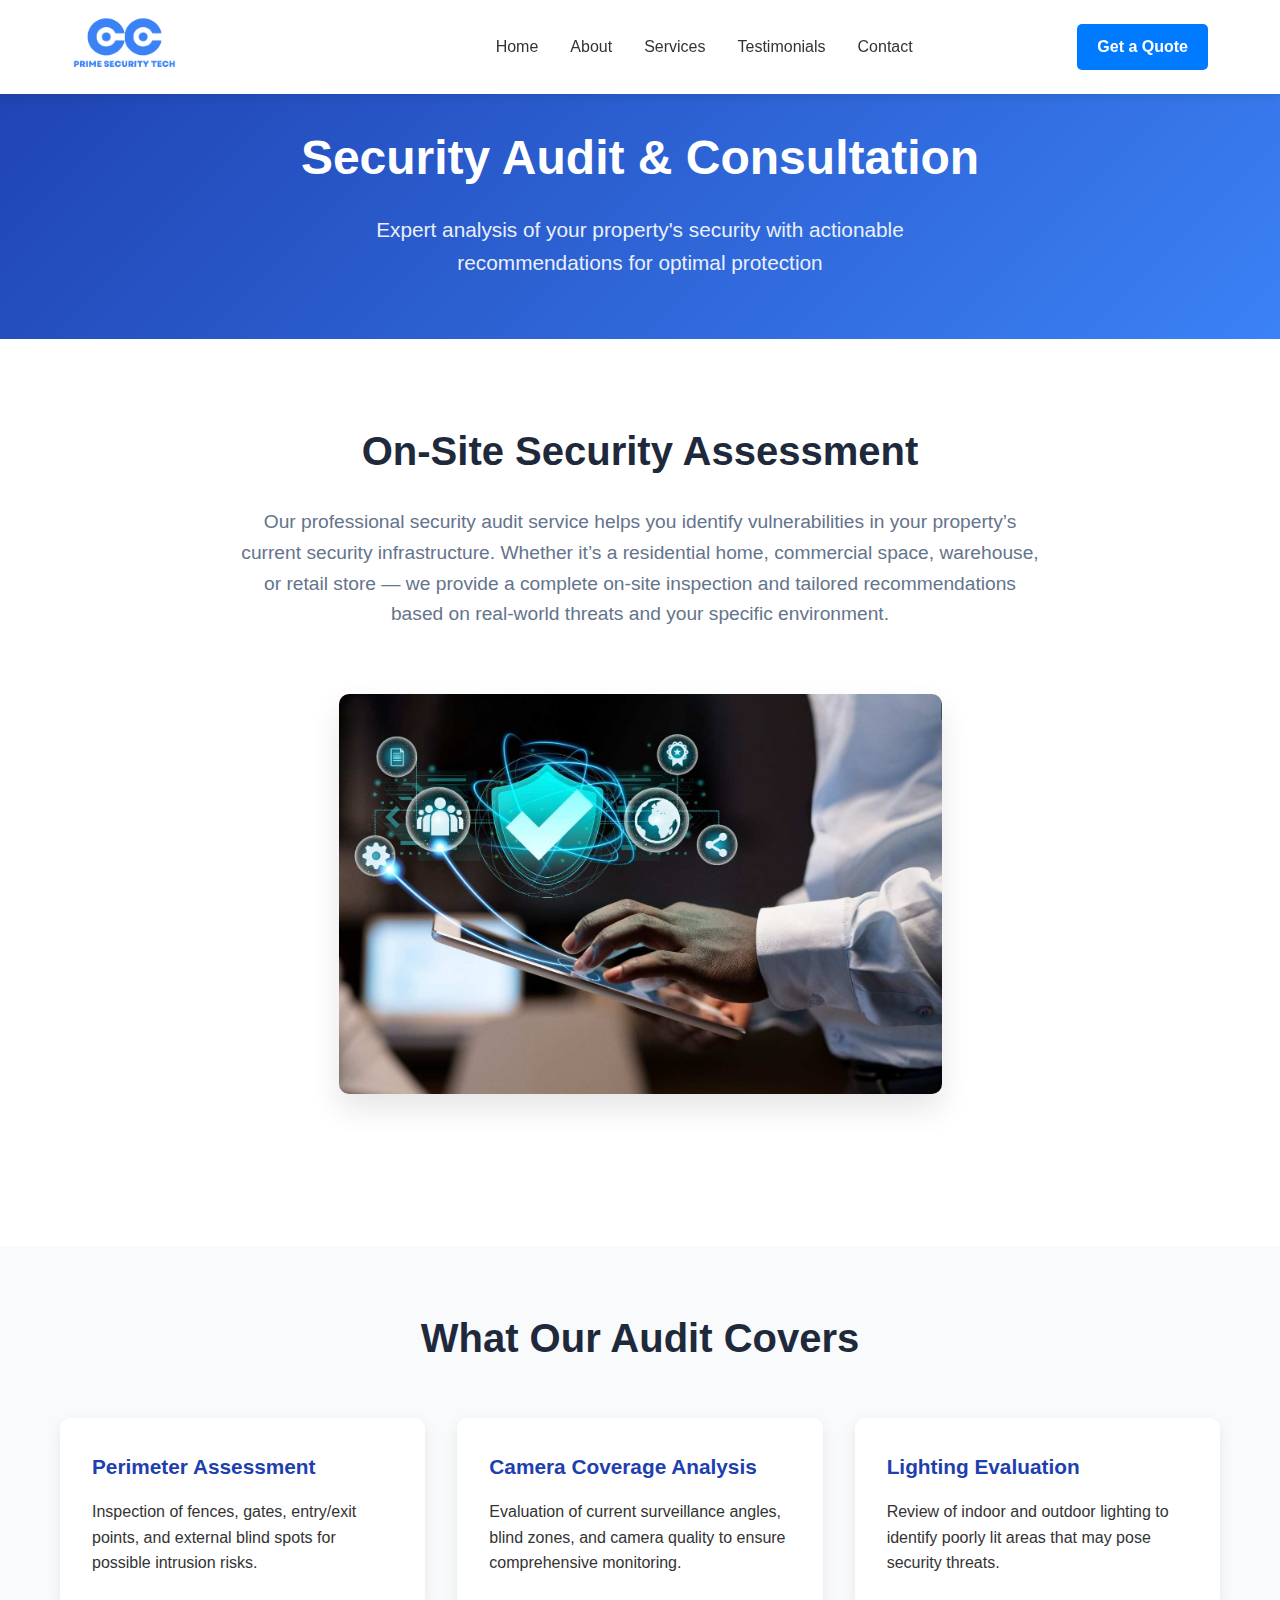
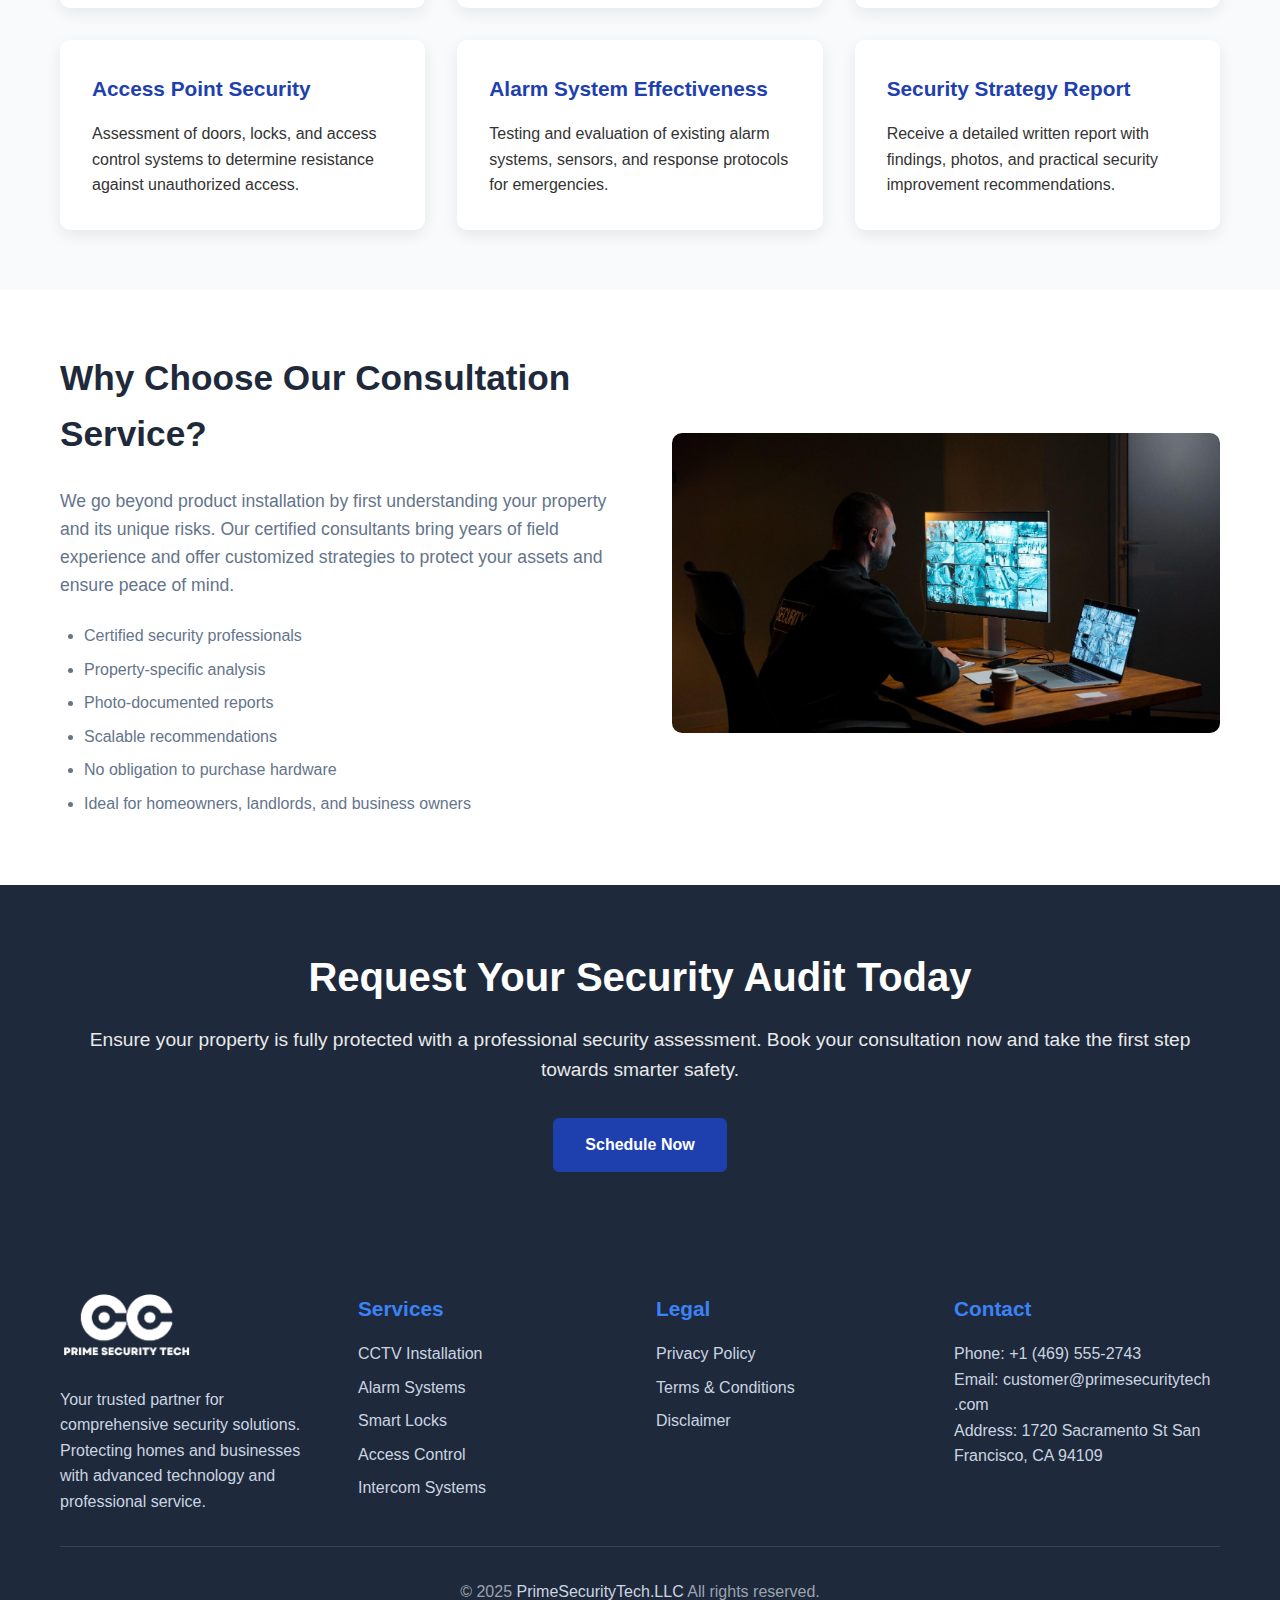
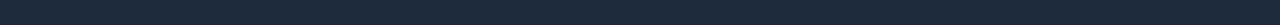
<file: security-audit.html>
<!DOCTYPE html>
<html lang="en">
<head>
    <meta charset="UTF-8">
    <meta name="viewport" content="width=device-width, initial-scale=1.0">
    <title>PrimeSecurityTech - Professional CCTV & Security Installation Services</title>
    <meta name="description" content="Leading CCTV and security installation services. Expert installation of surveillance systems, alarm systems, smart locks, access control, and intercom systems for residential and commercial properties.">
    <meta name="keywords" content="CCTV installation, security systems, alarm systems, smart locks, access control, intercom, surveillance, security cameras">
    <link rel="stylesheet" href="styles.css">
    <link rel="shortcut icon" href="uploads/cctv-camera.png" type="image/x-icon">
    <style>
        /* Hide CTA button on smaller screens */
@media (max-width: 768px) {
  .cta-desktop-only {
    display: none !important;
  }
}

    </style>
</head>
<body>
    <!-- Header -->
<header class="header">
    <nav class="nav">
        <div class="nav-container">
            <div class="logo">
              <a href="index.html"><img src="uploads/prime security.png" width="40%" alt=""></a>
            </div>
            <ul class="nav-menu">
                <li><a href="index.html" style="text-decoration: none;">Home</a></li>
                <li><a href="index.html#about" style="text-decoration: none;">About</a></li>
                <li><a href="index.html#services" style="text-decoration: none;">Services</a></li>
                <li><a href="index.html#testimonials" style="text-decoration: none;">Testimonials</a></li>
                <li><a href="index.html#contact" style="text-decoration: none;">Contact</a></li>
            </ul>
           <a href="index.html#contact" class="cta-desktop-only" style="background-color: #007bff; color: #fff; padding: 10px 20px; border-radius: 5px; text-decoration: none; font-weight: bold;">
    Get a Quote
</a>
            <div class="hamburger">
                <span></span>
                <span></span>
                <span></span>
            </div>
        </div>
    </nav>
</header>

    <!-- Page Header -->
    <section class="page-header">
        <div class="container">
            <h1>Security Audit & Consultation</h1>
            <p>Expert analysis of your property's security with actionable recommendations for optimal protection</p>
        </div>
    </section>

    <!-- Service Content -->
    <section class="service-content">
        <div class="container">
            <div class="service-description">
                <h2>On-Site Security Assessment</h2>
                <p>Our professional security audit service helps you identify vulnerabilities in your property’s current security infrastructure. Whether it’s a residential home, commercial space, warehouse, or retail store — we provide a complete on-site inspection and tailored recommendations based on real-world threats and your specific environment.</p>
            </div>
            
            <div style="text-align: center; margin-bottom: 4rem;">
                <img src="uploads/audit.jpg" alt="Security specialist performing site audit" style="max-width: 100%; height: 400px; object-fit: cover; border-radius: 10px; box-shadow: 0 15px 30px rgba(0,0,0,0.1);">
            </div>
        </div>
    </section>

    <!-- Features Section -->
    <section class="features-section">
        <div class="container">
            <h2 style="text-align: center; margin-bottom: 3rem; font-size: 2.5rem; color: #1e293b;">What Our Audit Covers</h2>
            <div class="features-grid">
                <div class="feature-item">
                    <h3>Perimeter Assessment</h3>
                    <p>Inspection of fences, gates, entry/exit points, and external blind spots for possible intrusion risks.</p>
                </div>
                <div class="feature-item">
                    <h3>Camera Coverage Analysis</h3>
                    <p>Evaluation of current surveillance angles, blind zones, and camera quality to ensure comprehensive monitoring.</p>
                </div>
                <div class="feature-item">
                    <h3>Lighting Evaluation</h3>
                    <p>Review of indoor and outdoor lighting to identify poorly lit areas that may pose security threats.</p>
                </div>
                <div class="feature-item">
                    <h3>Access Point Security</h3>
                    <p>Assessment of doors, locks, and access control systems to determine resistance against unauthorized access.</p>
                </div>
                <div class="feature-item">
                    <h3>Alarm System Effectiveness</h3>
                    <p>Testing and evaluation of existing alarm systems, sensors, and response protocols for emergencies.</p>
                </div>
                <div class="feature-item">
                    <h3>Security Strategy Report</h3>
                    <p>Receive a detailed written report with findings, photos, and practical security improvement recommendations.</p>
                </div>
            </div>
        </div>
    </section>

    <!-- Additional Content -->
    <section style="padding: 60px 0; background: white;">
        <div class="container">
            <div style="display: grid; grid-template-columns: 1fr 1fr; gap: 4rem; align-items: center;">
                <div>
                    <h2 style="font-size: 2.2rem; color: #1e293b; margin-bottom: 1.5rem;">Why Choose Our Consultation Service?</h2>
                    <p style="font-size: 1.1rem; color: #64748b; line-height: 1.6; margin-bottom: 1.5rem;">We go beyond product installation by first understanding your property and its unique risks. Our certified consultants bring years of field experience and offer customized strategies to protect your assets and ensure peace of mind.</p>
                    <ul style="margin-left: 1.5rem; color: #64748b;">
                        <li style="margin-bottom: 0.5rem;">Certified security professionals</li>
                        <li style="margin-bottom: 0.5rem;">Property-specific analysis</li>
                        <li style="margin-bottom: 0.5rem;">Photo-documented reports</li>
                        <li style="margin-bottom: 0.5rem;">Scalable recommendations</li>
                        <li style="margin-bottom: 0.5rem;">No obligation to purchase hardware</li>
                        <li style="margin-bottom: 0.5rem;">Ideal for homeowners, landlords, and business owners</li>
                    </ul>
                </div>
                <div>
                    <img src="uploads/audit2.jpg" alt="Security expert consulting client" style="width: 100%; height: 300px; object-fit: cover; border-radius: 10px;">
                </div>
            </div>
        </div>
    </section>

    <!-- CTA Section -->
    <section class="cta-section">
        <div class="container">
            <h2>Request Your Security Audit Today</h2>
            <p>Ensure your property is fully protected with a professional security assessment. Book your consultation now and take the first step towards smarter safety.</p>
            <a href="index.html#contact" class="btn btn-primary">Schedule Now</a>
        </div>
    </section>

    <!-- Footer -->
    <footer class="footer">
        <div class="container">
            <div class="footer-content">
                <div class="footer-section">
                   <a href="index.html"><img src="uploads/prime security (1).png" width="50%" style="margin-bottom: 20px;" alt=""></a>
                    <p>Your trusted partner for comprehensive security solutions. Protecting homes and businesses with advanced technology and professional service.</p>
                </div>
                <div class="footer-section">
                    <h3>Services</h3>
                    <ul>
                        <li><a href="cctv-installation.html">CCTV Installation</a></li>
                        <li><a href="alarm-systems.html">Alarm Systems</a></li>
                        <li><a href="smart-locks.html">Smart Locks</a></li>
                        <li><a href="access-control.html">Access Control</a></li>
                        <li><a href="intercom.html">Intercom Systems</a></li>
                    </ul>
                </div>
                <div class="footer-section">
                    <h3>Legal</h3>
                    <ul>
                        <li><a href="privacy-policy.html">Privacy Policy</a></li>
                        <li><a href="terms-and-conditions.html">Terms & Conditions</a></li>
                        <li><a href="disclaimer.html">Disclaimer</a></li>
                    </ul>
                </div>
          <div class="footer-section">
    <h3>Contact</h3>
    <p>
        Phone:
        <a href="tel:+14695552743" style="text-decoration: none; color: #cbd5e1;">+1 (469) 555-2743</a>
    </p>
    <p>
        Email:
        <a href="mailto:customer@primesecuritytech.com" style="text-decoration: none;color: #cbd5e1;">customer@primesecuritytech <br>.com</a>
    </p>
    <p>Address: 1720 Sacramento St San Francisco, CA 94109</p>
</div>

            </div>
            <div class="footer-bottom">
              <p>&copy; 2025 <a href="https://www.primesecuritytech.com" style="text-decoration: none; color: #cbd5e1;">PrimeSecurityTech.LLC</a> All rights reserved.</p>

            </div>
        </div>
    </footer>

    <script src="script.js"></script>
</body>
</html>
</file>
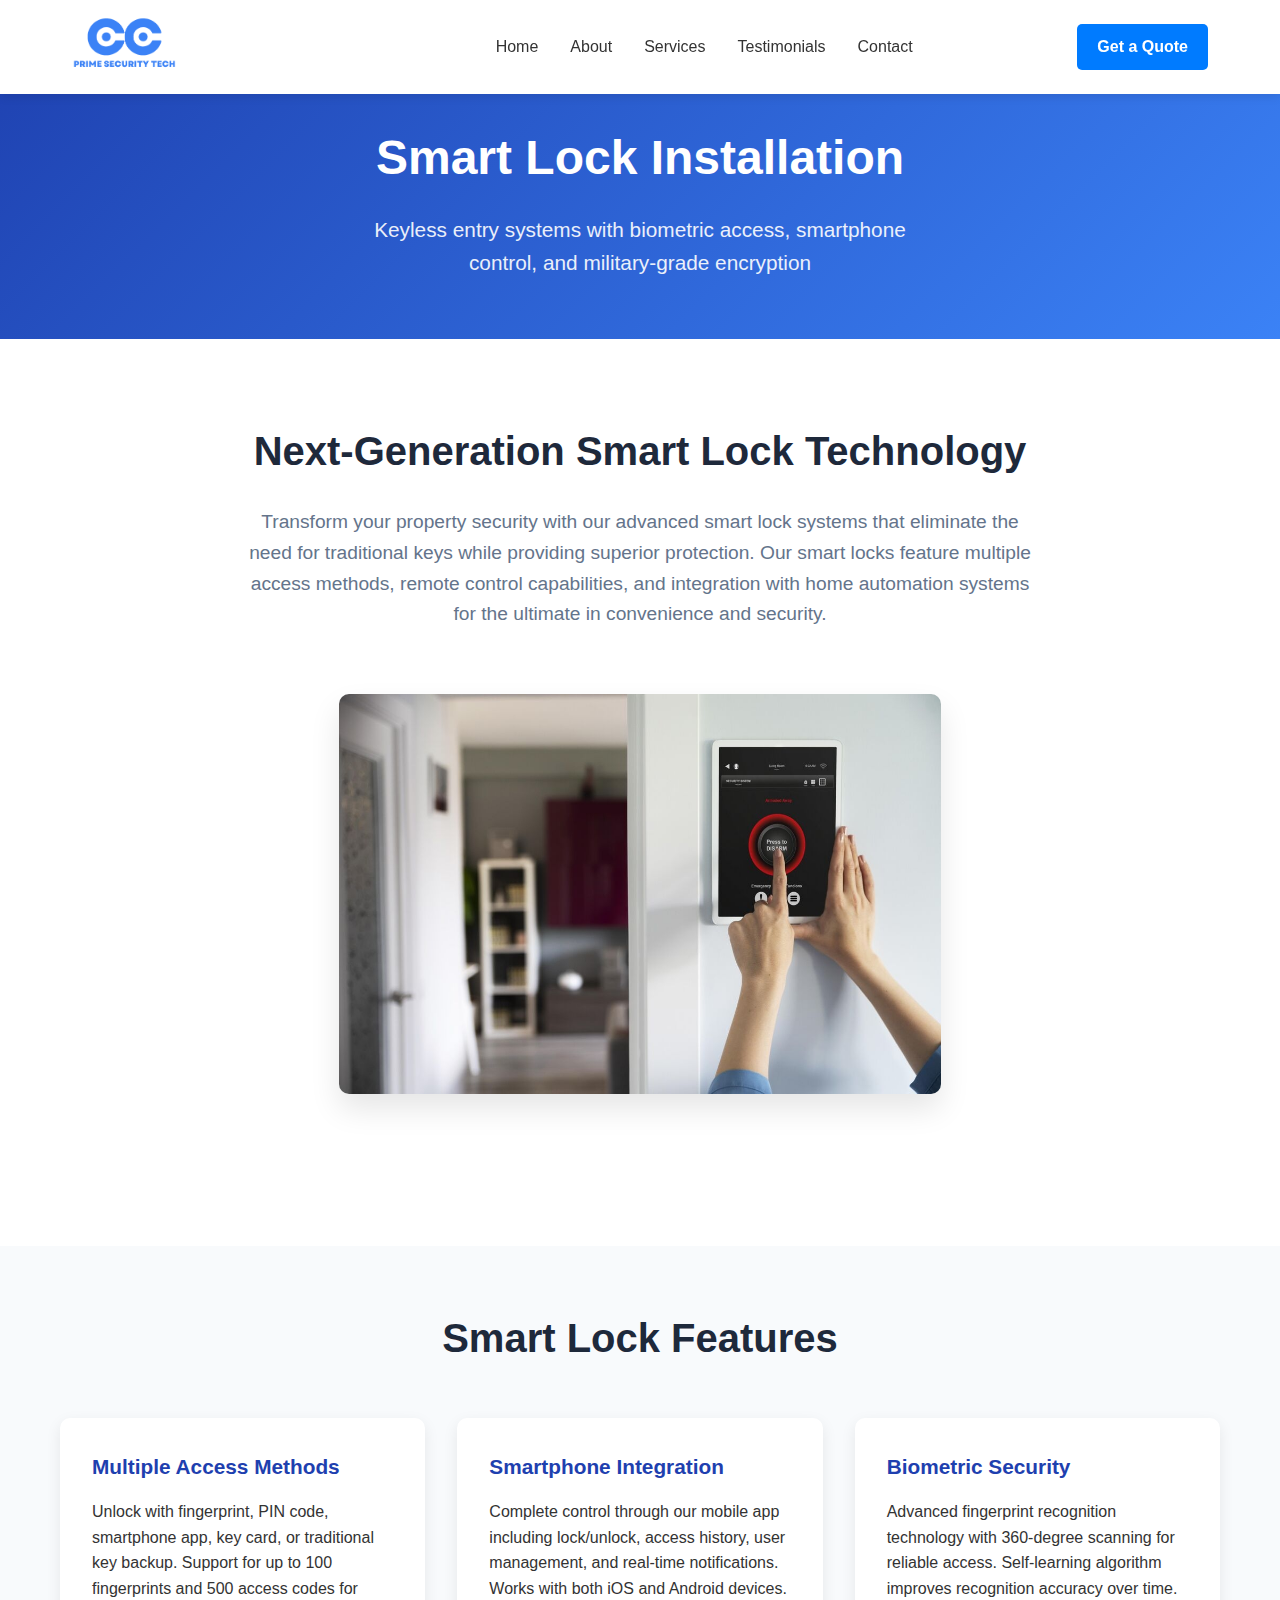
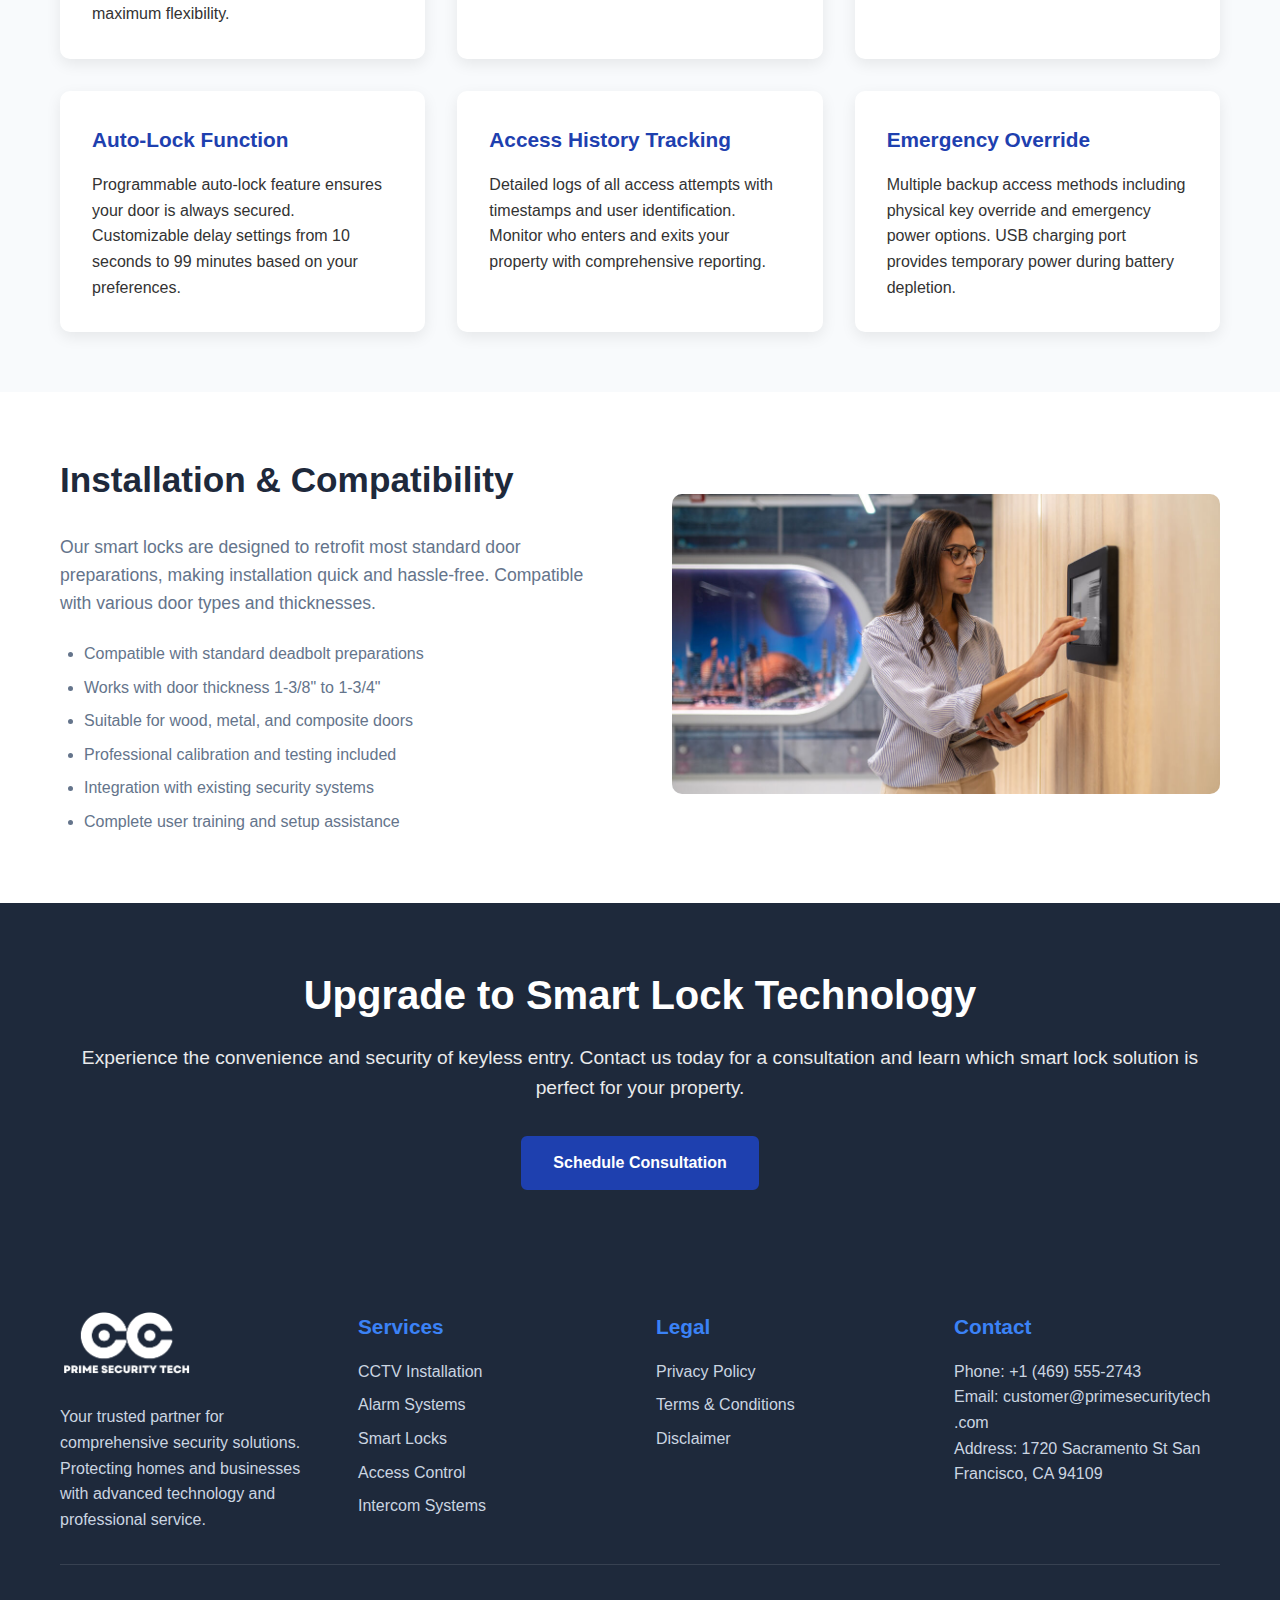
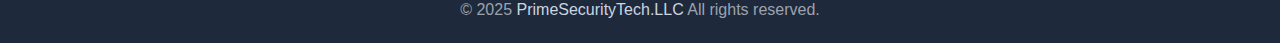
<file: smart-locks.html>
<!DOCTYPE html>
<html lang="en">
<head>
    <meta charset="UTF-8">
    <meta name="viewport" content="width=device-width, initial-scale=1.0">
    <title>PrimeSecurityTech - Professional CCTV & Security Installation Services</title>
    <meta name="description" content="Leading CCTV and security installation services. Expert installation of surveillance systems, alarm systems, smart locks, access control, and intercom systems for residential and commercial properties.">
    <meta name="keywords" content="CCTV installation, security systems, alarm systems, smart locks, access control, intercom, surveillance, security cameras">
    <link rel="stylesheet" href="styles.css">
    <link rel="shortcut icon" href="uploads/cctv-camera.png" type="image/x-icon">
    <style>
        /* Hide CTA button on smaller screens */
@media (max-width: 768px) {
  .cta-desktop-only {
    display: none !important;
  }
}

    </style>
</head>
<body>
    <!-- Header -->
<header class="header">
    <nav class="nav">
        <div class="nav-container">
            <div class="logo">
              <a href="index.html"><img src="uploads/prime security.png" width="40%" alt=""></a>
            </div>
            <ul class="nav-menu">
                <li><a href="index.html" style="text-decoration: none;">Home</a></li>
                <li><a href="index.html#about" style="text-decoration: none;">About</a></li>
                <li><a href="index.html#services" style="text-decoration: none;">Services</a></li>
                <li><a href="index.html#testimonials" style="text-decoration: none;">Testimonials</a></li>
                <li><a href="index.html#contact" style="text-decoration: none;">Contact</a></li>
            </ul>
           <a href="index.html#contact" class="cta-desktop-only" style="background-color: #007bff; color: #fff; padding: 10px 20px; border-radius: 5px; text-decoration: none; font-weight: bold;">
    Get a Quote
</a>
            <div class="hamburger">
                <span></span>
                <span></span>
                <span></span>
            </div>
        </div>
    </nav>
</header>

    <!-- Page Header -->
    <section class="page-header">
        <div class="container">
            <h1>Smart Lock Installation</h1>
            <p>Keyless entry systems with biometric access, smartphone control, and military-grade encryption</p>
        </div>
    </section>

    <!-- Service Content -->
    <section class="service-content">
        <div class="container">
            <div class="service-description">
                <h2>Next-Generation Smart Lock Technology</h2>
                <p>Transform your property security with our advanced smart lock systems that eliminate the need for traditional keys while providing superior protection. Our smart locks feature multiple access methods, remote control capabilities, and integration with home automation systems for the ultimate in convenience and security.</p>
            </div>
            
            <div style="text-align: center; margin-bottom: 4rem;">
                <img src="uploads/Smart Locks.jpg" alt="Modern smart lock with fingerprint scanner" style="max-width: 100%; height: 400px; object-fit: cover; border-radius: 10px; box-shadow: 0 15px 30px rgba(0,0,0,0.1);">
            </div>
        </div>
    </section>

    <!-- Features Section -->
    <section class="features-section">
        <div class="container">
            <h2 style="text-align: center; margin-bottom: 3rem; font-size: 2.5rem; color: #1e293b;">Smart Lock Features</h2>
            <div class="features-grid">
                <div class="feature-item">
                    <h3>Multiple Access Methods</h3>
                    <p>Unlock with fingerprint, PIN code, smartphone app, key card, or traditional key backup. Support for up to 100 fingerprints and 500 access codes for maximum flexibility.</p>
                </div>
                <div class="feature-item">
                    <h3>Smartphone Integration</h3>
                    <p>Complete control through our mobile app including lock/unlock, access history, user management, and real-time notifications. Works with both iOS and Android devices.</p>
                </div>
                <div class="feature-item">
                    <h3>Biometric Security</h3>
                    <p>Advanced fingerprint recognition technology with 360-degree scanning for reliable access. Self-learning algorithm improves recognition accuracy over time.</p>
                </div>
                <div class="feature-item">
                    <h3>Auto-Lock Function</h3>
                    <p>Programmable auto-lock feature ensures your door is always secured. Customizable delay settings from 10 seconds to 99 minutes based on your preferences.</p>
                </div>
                <div class="feature-item">
                    <h3>Access History Tracking</h3>
                    <p>Detailed logs of all access attempts with timestamps and user identification. Monitor who enters and exits your property with comprehensive reporting.</p>
                </div>
                <div class="feature-item">
                    <h3>Emergency Override</h3>
                    <p>Multiple backup access methods including physical key override and emergency power options. USB charging port provides temporary power during battery depletion.</p>
                </div>
            </div>
        </div>
    </section>

    <!-- Additional Content -->
    <section style="padding: 60px 0; background: white;">
        <div class="container">
            <div style="display: grid; grid-template-columns: 1fr 1fr; gap: 4rem; align-items: center;">
                <div>
                    <h2 style="font-size: 2.2rem; color: #1e293b; margin-bottom: 1.5rem;">Installation & Compatibility</h2>
                    <p style="font-size: 1.1rem; color: #64748b; line-height: 1.6; margin-bottom: 1.5rem;">Our smart locks are designed to retrofit most standard door preparations, making installation quick and hassle-free. Compatible with various door types and thicknesses.</p>
                    <ul style="margin-left: 1.5rem; color: #64748b;">
                        <li style="margin-bottom: 0.5rem;">Compatible with standard deadbolt preparations</li>
                        <li style="margin-bottom: 0.5rem;">Works with door thickness 1-3/8" to 1-3/4"</li>
                        <li style="margin-bottom: 0.5rem;">Suitable for wood, metal, and composite doors</li>
                        <li style="margin-bottom: 0.5rem;">Professional calibration and testing included</li>
                        <li style="margin-bottom: 0.5rem;">Integration with existing security systems</li>
                        <li style="margin-bottom: 0.5rem;">Complete user training and setup assistance</li>
                    </ul>
                </div>
                <div>
                    <img src="uploads/Smart Locks (2).jpg" alt="Smart lock being professionally installed" style="width: 100%; height: 300px; object-fit: cover; border-radius: 10px;">
                </div>
            </div>
        </div>
    </section>

    <!-- CTA Section -->
    <section class="cta-section">
        <div class="container">
            <h2>Upgrade to Smart Lock Technology</h2>
            <p>Experience the convenience and security of keyless entry. Contact us today for a consultation and learn which smart lock solution is perfect for your property.</p>
            <a href="index.html#contact" class="btn btn-primary">Schedule Consultation</a>
        </div>
    </section>

    <!-- Footer -->
    <footer class="footer">
        <div class="container">
            <div class="footer-content">
                <div class="footer-section">
                   <a href="index.html"><img src="uploads/prime security (1).png" width="50%" style="margin-bottom: 20px;" alt=""></a>
                    <p>Your trusted partner for comprehensive security solutions. Protecting homes and businesses with advanced technology and professional service.</p>
                </div>
                <div class="footer-section">
                    <h3>Services</h3>
                    <ul>
                        <li><a href="cctv-installation.html">CCTV Installation</a></li>
                        <li><a href="alarm-systems.html">Alarm Systems</a></li>
                        <li><a href="smart-locks.html">Smart Locks</a></li>
                        <li><a href="access-control.html">Access Control</a></li>
                        <li><a href="intercom.html">Intercom Systems</a></li>
                    </ul>
                </div>
                <div class="footer-section">
                    <h3>Legal</h3>
                    <ul>
                        <li><a href="privacy-policy.html">Privacy Policy</a></li>
                        <li><a href="terms-and-conditions.html">Terms & Conditions</a></li>
                        <li><a href="disclaimer.html">Disclaimer</a></li>
                    </ul>
                </div>
          <div class="footer-section">
    <h3>Contact</h3>
    <p>
        Phone:
        <a href="tel:+14695552743" style="text-decoration: none; color: #cbd5e1;">+1 (469) 555-2743</a>
    </p>
    <p>
        Email:
        <a href="mailto:customer@primesecuritytech.com" style="text-decoration: none;color: #cbd5e1;">customer@primesecuritytech <br>.com</a>
    </p>
    <p>Address: 1720 Sacramento St San Francisco, CA 94109</p>
</div>

            </div>
            <div class="footer-bottom">
              <p>&copy; 2025 <a href="https://www.primesecuritytech.com" style="text-decoration: none; color: #cbd5e1;">PrimeSecurityTech.LLC</a> All rights reserved.</p>

            </div>
        </div>
    </footer>

    <script src="script.js"></script>
</body>
</html>
</file>
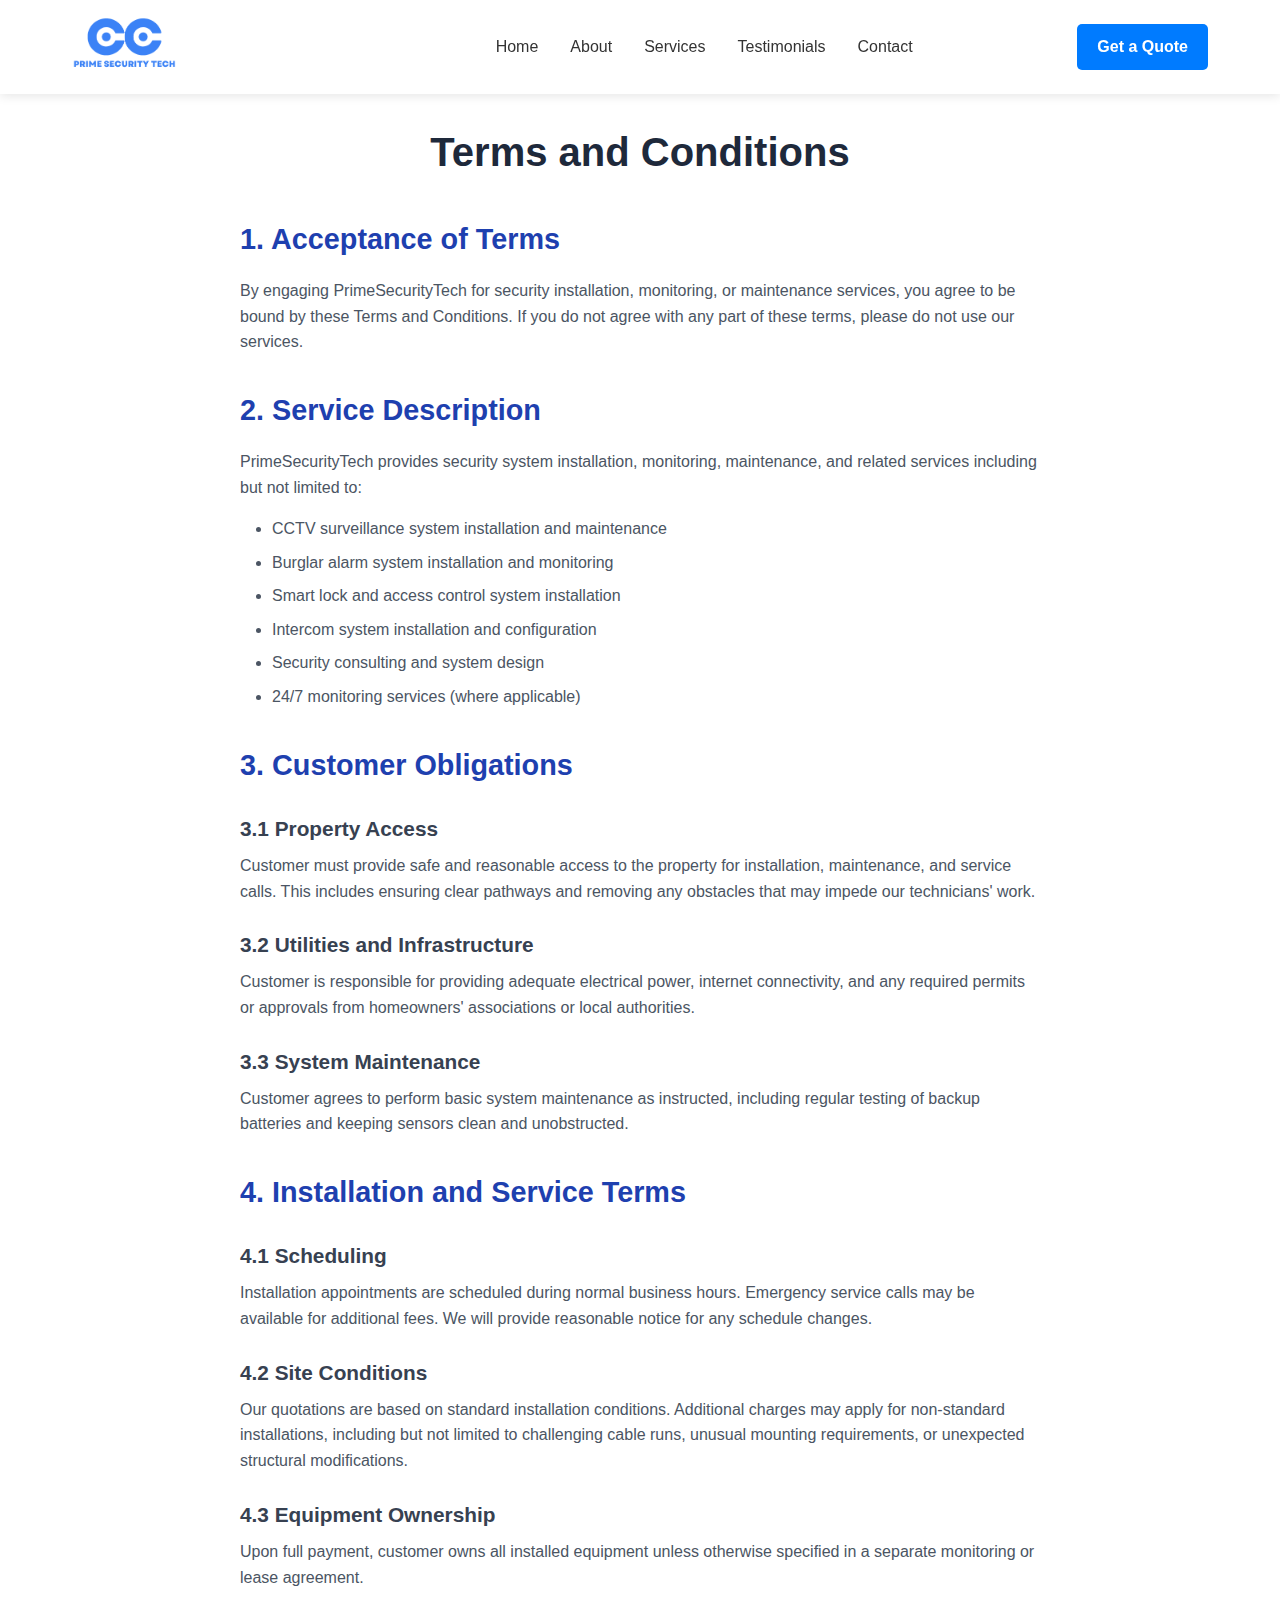
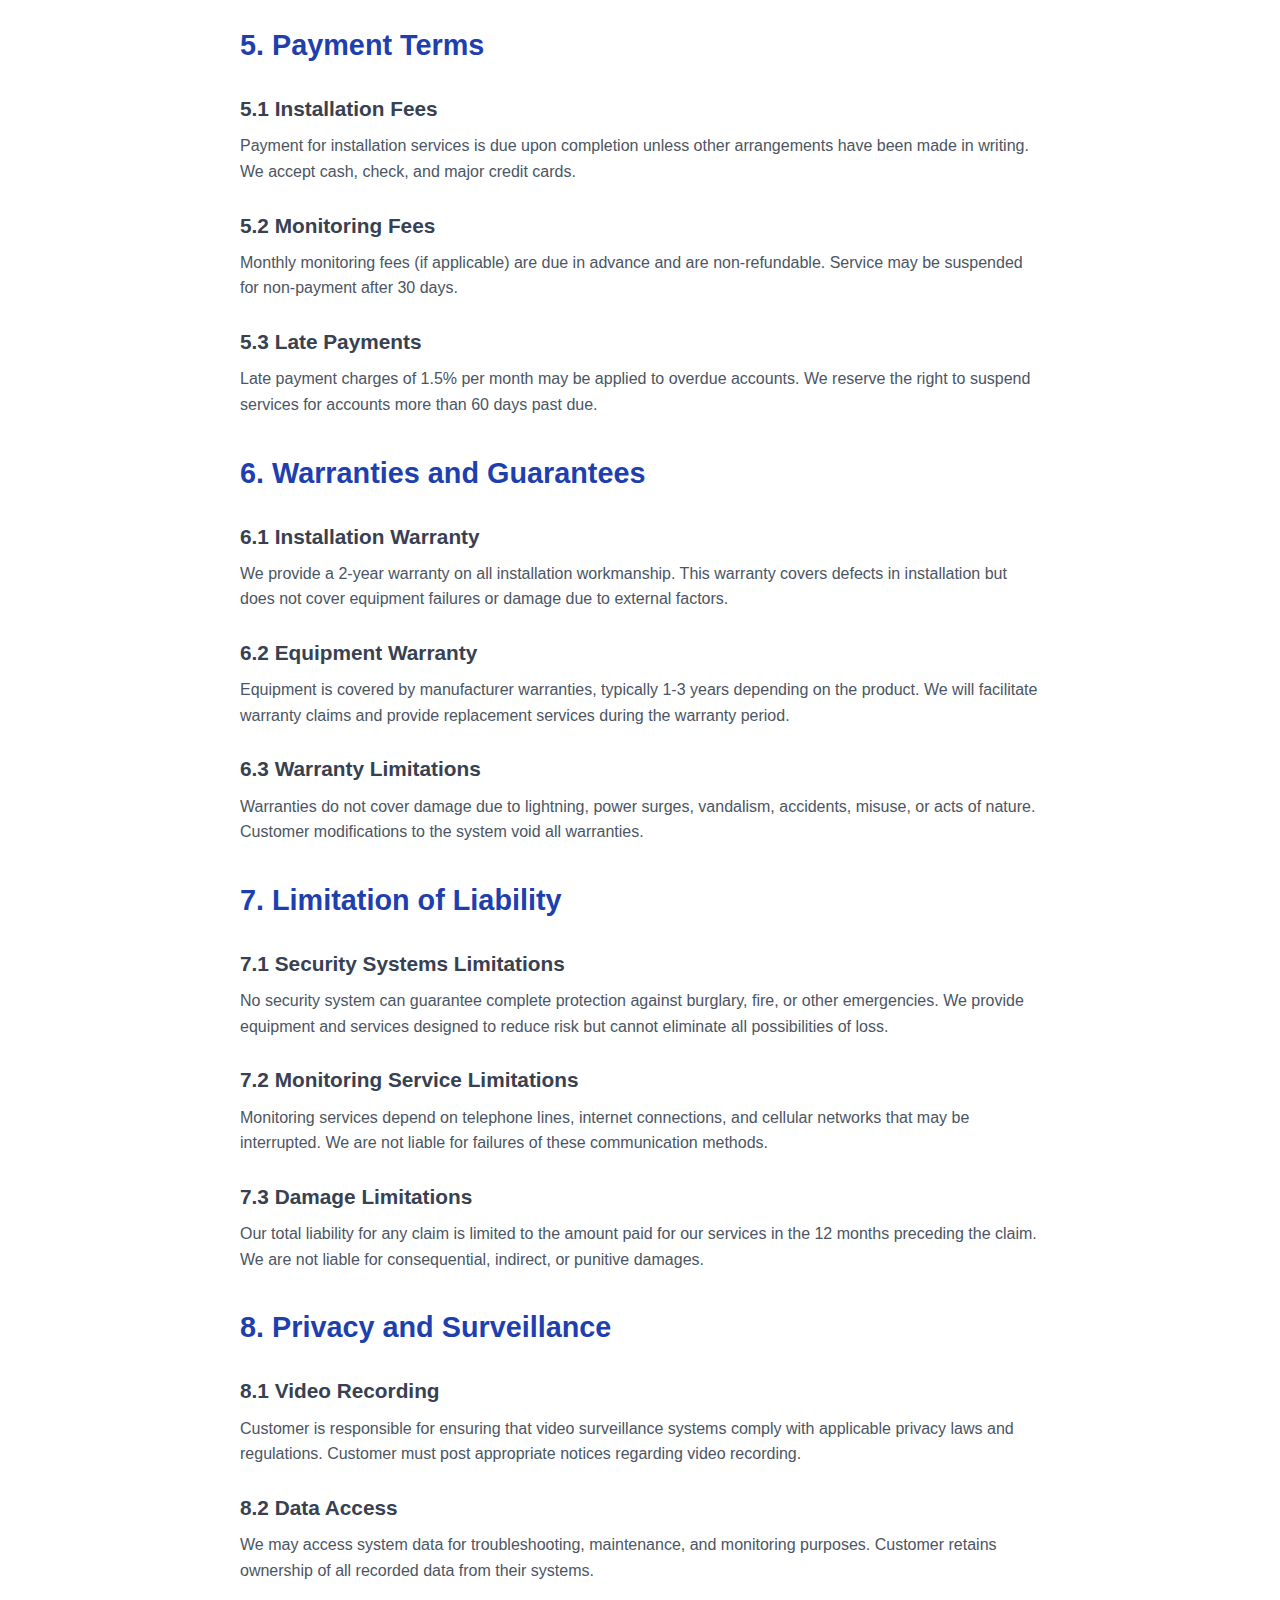
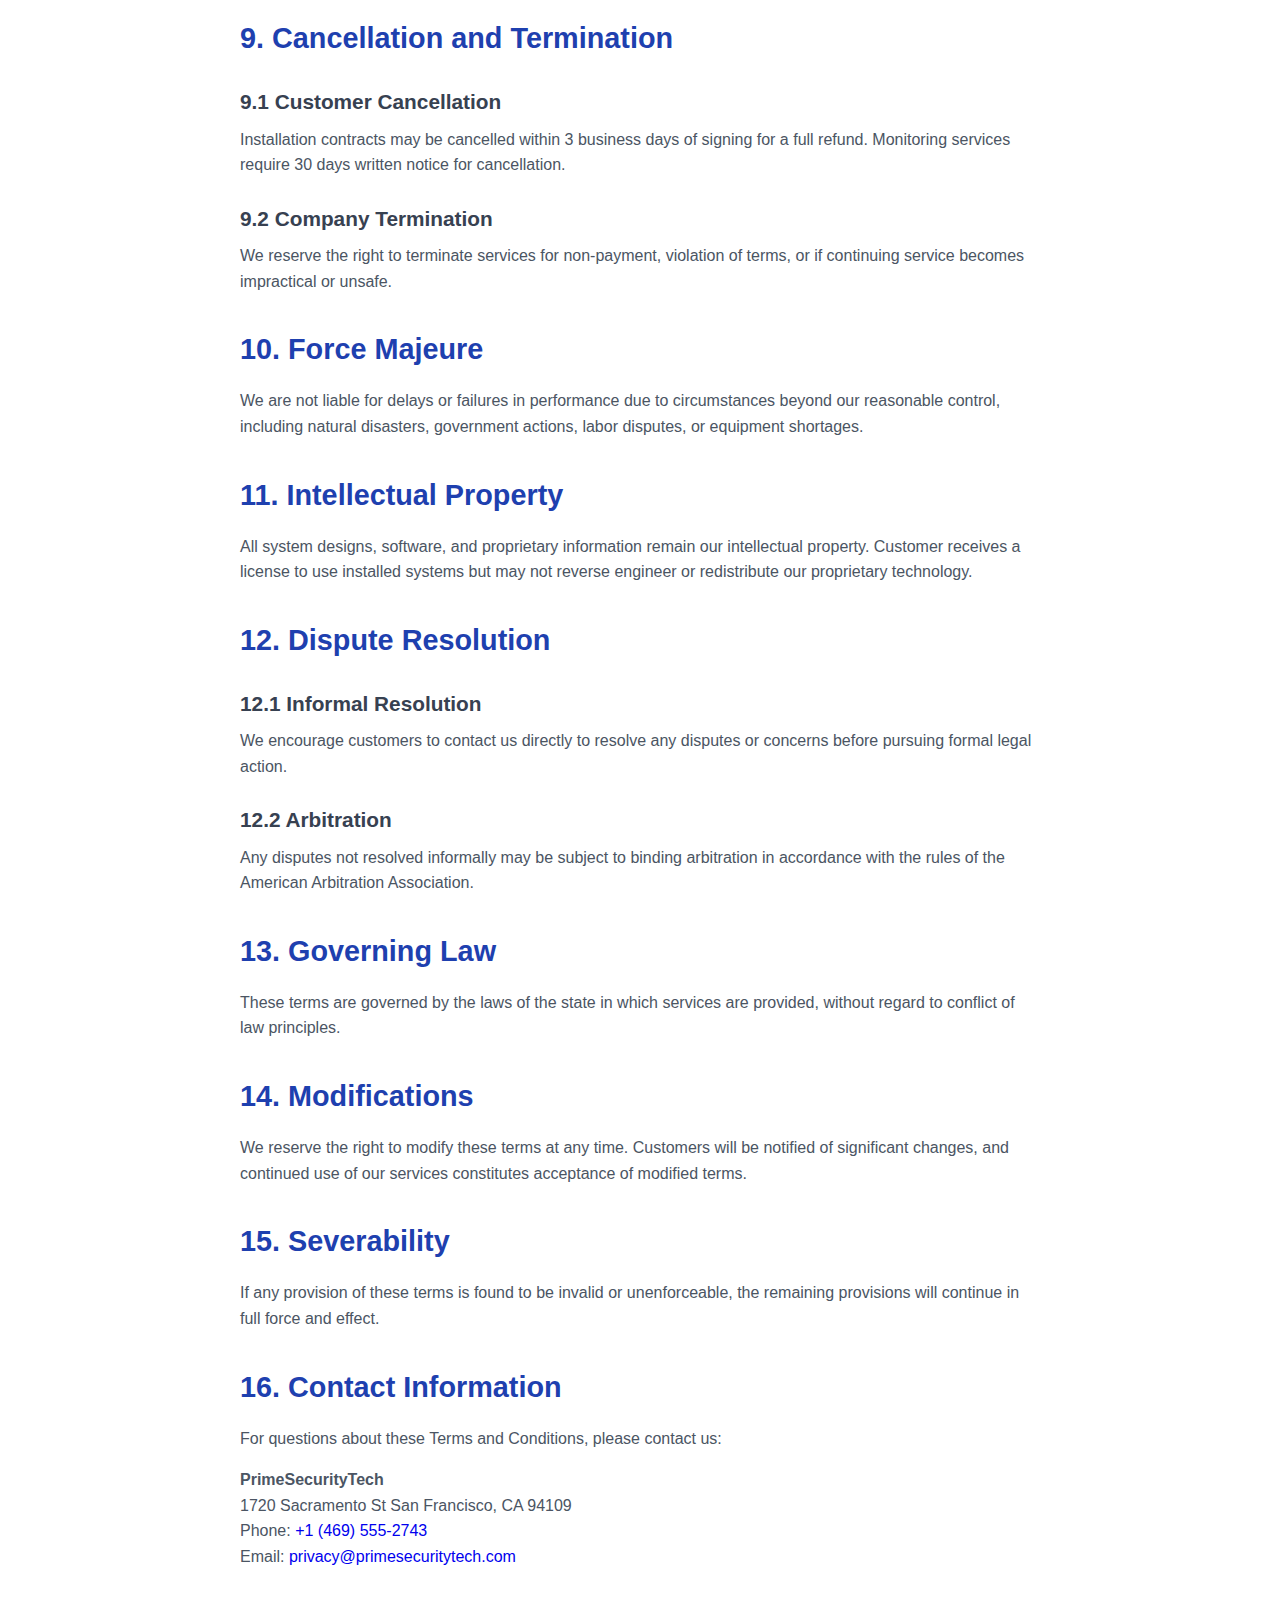
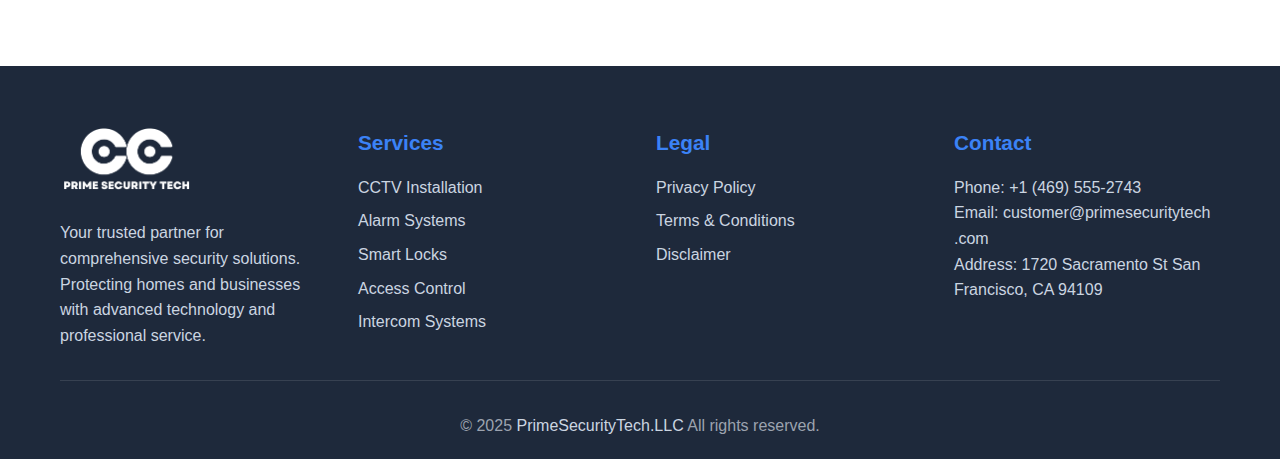
<file: terms-and-conditions.html>
<!DOCTYPE html>
<html lang="en">
<head>
    <meta charset="UTF-8">
    <meta name="viewport" content="width=device-width, initial-scale=1.0">
    <title>PrimeSecurityTech - Professional CCTV & Security Installation Services</title>
    <meta name="description" content="Leading CCTV and security installation services. Expert installation of surveillance systems, alarm systems, smart locks, access control, and intercom systems for residential and commercial properties.">
    <meta name="keywords" content="CCTV installation, security systems, alarm systems, smart locks, access control, intercom, surveillance, security cameras">
    <link rel="stylesheet" href="styles.css">
    <link rel="shortcut icon" href="uploads/cctv-camera.png" type="image/x-icon">
    <style>
        /* Hide CTA button on smaller screens */
@media (max-width: 768px) {
  .cta-desktop-only {
    display: none !important;
  }
}

    </style>
</head>
<body>
    <!-- Header -->
<header class="header">
    <nav class="nav">
        <div class="nav-container">
            <div class="logo">
              <a href="index.html"><img src="uploads/prime security.png" width="40%" alt=""></a>
            </div>
            <ul class="nav-menu">
                <li><a href="index.html" style="text-decoration: none;">Home</a></li>
                <li><a href="index.html#about" style="text-decoration: none;">About</a></li>
                <li><a href="index.html#services" style="text-decoration: none;">Services</a></li>
                <li><a href="index.html#testimonials" style="text-decoration: none;">Testimonials</a></li>
                <li><a href="index.html#contact" style="text-decoration: none;">Contact</a></li>
            </ul>
           <a href="index.html#contact" class="cta-desktop-only" style="background-color: #007bff; color: #fff; padding: 10px 20px; border-radius: 5px; text-decoration: none; font-weight: bold;">
    Get a Quote
</a>
            <div class="hamburger">
                <span></span>
                <span></span>
                <span></span>
            </div>
        </div>
    </nav>
</header>
    <!-- Legal Content -->
    <div class="container legal-content">
        <h1>Terms and Conditions</h1>
      

        <h2>1. Acceptance of Terms</h2>
        <p>By engaging PrimeSecurityTech for security installation, monitoring, or maintenance services, you agree to be bound by these Terms and Conditions. If you do not agree with any part of these terms, please do not use our services.</p>

        <h2>2. Service Description</h2>
        <p>PrimeSecurityTech provides security system installation, monitoring, maintenance, and related services including but not limited to:</p>
        <ul>
            <li>CCTV surveillance system installation and maintenance</li>
            <li>Burglar alarm system installation and monitoring</li>
            <li>Smart lock and access control system installation</li>
            <li>Intercom system installation and configuration</li>
            <li>Security consulting and system design</li>
            <li>24/7 monitoring services (where applicable)</li>
        </ul>

        <h2>3. Customer Obligations</h2>
        
        <h3>3.1 Property Access</h3>
        <p>Customer must provide safe and reasonable access to the property for installation, maintenance, and service calls. This includes ensuring clear pathways and removing any obstacles that may impede our technicians' work.</p>

        <h3>3.2 Utilities and Infrastructure</h3>
        <p>Customer is responsible for providing adequate electrical power, internet connectivity, and any required permits or approvals from homeowners' associations or local authorities.</p>

        <h3>3.3 System Maintenance</h3>
        <p>Customer agrees to perform basic system maintenance as instructed, including regular testing of backup batteries and keeping sensors clean and unobstructed.</p>

        <h2>4. Installation and Service Terms</h2>
        
        <h3>4.1 Scheduling</h3>
        <p>Installation appointments are scheduled during normal business hours. Emergency service calls may be available for additional fees. We will provide reasonable notice for any schedule changes.</p>

        <h3>4.2 Site Conditions</h3>
        <p>Our quotations are based on standard installation conditions. Additional charges may apply for non-standard installations, including but not limited to challenging cable runs, unusual mounting requirements, or unexpected structural modifications.</p>

        <h3>4.3 Equipment Ownership</h3>
        <p>Upon full payment, customer owns all installed equipment unless otherwise specified in a separate monitoring or lease agreement.</p>

        <h2>5. Payment Terms</h2>
        
        <h3>5.1 Installation Fees</h3>
        <p>Payment for installation services is due upon completion unless other arrangements have been made in writing. We accept cash, check, and major credit cards.</p>

        <h3>5.2 Monitoring Fees</h3>
        <p>Monthly monitoring fees (if applicable) are due in advance and are non-refundable. Service may be suspended for non-payment after 30 days.</p>

        <h3>5.3 Late Payments</h3>
        <p>Late payment charges of 1.5% per month may be applied to overdue accounts. We reserve the right to suspend services for accounts more than 60 days past due.</p>

        <h2>6. Warranties and Guarantees</h2>
        
        <h3>6.1 Installation Warranty</h3>
        <p>We provide a 2-year warranty on all installation workmanship. This warranty covers defects in installation but does not cover equipment failures or damage due to external factors.</p>

        <h3>6.2 Equipment Warranty</h3>
        <p>Equipment is covered by manufacturer warranties, typically 1-3 years depending on the product. We will facilitate warranty claims and provide replacement services during the warranty period.</p>

        <h3>6.3 Warranty Limitations</h3>
        <p>Warranties do not cover damage due to lightning, power surges, vandalism, accidents, misuse, or acts of nature. Customer modifications to the system void all warranties.</p>

        <h2>7. Limitation of Liability</h2>
        
        <h3>7.1 Security Systems Limitations</h3>
        <p>No security system can guarantee complete protection against burglary, fire, or other emergencies. We provide equipment and services designed to reduce risk but cannot eliminate all possibilities of loss.</p>

        <h3>7.2 Monitoring Service Limitations</h3>
        <p>Monitoring services depend on telephone lines, internet connections, and cellular networks that may be interrupted. We are not liable for failures of these communication methods.</p>

        <h3>7.3 Damage Limitations</h3>
        <p>Our total liability for any claim is limited to the amount paid for our services in the 12 months preceding the claim. We are not liable for consequential, indirect, or punitive damages.</p>

        <h2>8. Privacy and Surveillance</h2>
        
        <h3>8.1 Video Recording</h3>
        <p>Customer is responsible for ensuring that video surveillance systems comply with applicable privacy laws and regulations. Customer must post appropriate notices regarding video recording.</p>

        <h3>8.2 Data Access</h3>
        <p>We may access system data for troubleshooting, maintenance, and monitoring purposes. Customer retains ownership of all recorded data from their systems.</p>

        <h2>9. Cancellation and Termination</h2>
        
        <h3>9.1 Customer Cancellation</h3>
        <p>Installation contracts may be cancelled within 3 business days of signing for a full refund. Monitoring services require 30 days written notice for cancellation.</p>

        <h3>9.2 Company Termination</h3>
        <p>We reserve the right to terminate services for non-payment, violation of terms, or if continuing service becomes impractical or unsafe.</p>

        <h2>10. Force Majeure</h2>
        <p>We are not liable for delays or failures in performance due to circumstances beyond our reasonable control, including natural disasters, government actions, labor disputes, or equipment shortages.</p>

        <h2>11. Intellectual Property</h2>
        <p>All system designs, software, and proprietary information remain our intellectual property. Customer receives a license to use installed systems but may not reverse engineer or redistribute our proprietary technology.</p>

        <h2>12. Dispute Resolution</h2>
        
        <h3>12.1 Informal Resolution</h3>
        <p>We encourage customers to contact us directly to resolve any disputes or concerns before pursuing formal legal action.</p>

        <h3>12.2 Arbitration</h3>
        <p>Any disputes not resolved informally may be subject to binding arbitration in accordance with the rules of the American Arbitration Association.</p>

        <h2>13. Governing Law</h2>
        <p>These terms are governed by the laws of the state in which services are provided, without regard to conflict of law principles.</p>

        <h2>14. Modifications</h2>
        <p>We reserve the right to modify these terms at any time. Customers will be notified of significant changes, and continued use of our services constitutes acceptance of modified terms.</p>

        <h2>15. Severability</h2>
        <p>If any provision of these terms is found to be invalid or unenforceable, the remaining provisions will continue in full force and effect.</p>

        <h2>16. Contact Information</h2>
        <p>For questions about these Terms and Conditions, please contact us:</p>
   <p>
    <strong>PrimeSecurityTech</strong><br>
  1720 Sacramento St San Francisco, CA 94109<br>
    Phone:
    <a href="tel:+14695552743" style="text-decoration: none;">+1 (469) 555-2743</a><br>
    Email:
    <a href="mailto:privacy@primesecuritytech.com" style="text-decoration: none;">privacy@primesecuritytech.com</a>
</p>

    </div>
<!-- Footer -->
    <footer class="footer">
        <div class="container">
            <div class="footer-content">
                <div class="footer-section">
                   <a href="index.html"><img src="uploads/prime security (1).png" width="50%" style="margin-bottom: 20px;" alt=""></a>
                    <p>Your trusted partner for comprehensive security solutions. Protecting homes and businesses with advanced technology and professional service.</p>
                </div>
                <div class="footer-section">
                    <h3>Services</h3>
                    <ul>
                        <li><a href="cctv-installation.html">CCTV Installation</a></li>
                        <li><a href="alarm-systems.html">Alarm Systems</a></li>
                        <li><a href="smart-locks.html">Smart Locks</a></li>
                        <li><a href="access-control.html">Access Control</a></li>
                        <li><a href="intercom.html">Intercom Systems</a></li>
                    </ul>
                </div>
                <div class="footer-section">
                    <h3>Legal</h3>
                    <ul>
                        <li><a href="privacy-policy.html">Privacy Policy</a></li>
                        <li><a href="terms-and-conditions.html">Terms & Conditions</a></li>
                        <li><a href="disclaimer.html">Disclaimer</a></li>
                    </ul>
                </div>
          <div class="footer-section">
    <h3>Contact</h3>
    <p>
        Phone:
        <a href="tel:+14695552743" style="text-decoration: none; color: #cbd5e1;">+1 (469) 555-2743</a>
    </p>
    <p>
        Email:
        <a href="mailto:customer@primesecuritytech.com" style="text-decoration: none;color: #cbd5e1;">customer@primesecuritytech <br>.com</a>
    </p>
    <p>Address: 1720 Sacramento St San Francisco, CA 94109</p>
</div>

            </div>
            <div class="footer-bottom">
              <p>&copy; 2025 <a href="https://www.primesecuritytech.com" style="text-decoration: none; color: #cbd5e1;">PrimeSecurityTech.LLC</a> All rights reserved.</p>

            </div>
        </div>
    </footer>

    <script src="script.js"></script>
</body>
</html>
</file>
<file: styles.css>
/* Reset and Base Styles */
* {
    margin: 0;
    padding: 0;
    box-sizing: border-box;
}

body {
    font-family: -apple-system, BlinkMacSystemFont, 'Segoe UI', Roboto, Oxygen, Ubuntu, Cantarell, sans-serif;
    line-height: 1.6;
    color: #333;
}

.container {
    max-width: 1200px;
    margin: 0 auto;
    padding: 0 20px;
}

/* Header Styles */
.header {
    background: #fff;
    box-shadow: 0 2px 10px rgba(0, 0, 0, 0.1);
    position: fixed;
    top: 0;
    width: 100%;
    z-index: 1000;
}

.nav-container {
    display: flex;
    justify-content: space-between;
    align-items: center;
    padding: 1rem 2rem;
    max-width: 1200px;
    margin: 0 auto;
}

.logo h1 {
    color: #1e40af;
    font-size: 1.8rem;
    font-weight: 700;
}

.nav-menu {
    display: flex;
    list-style: none;
    gap: 2rem;
}

.nav-menu a {
    text-decoration: none;
    color: #333;
    font-weight: 500;
    transition: color 0.3s ease;
}

.nav-menu a:hover {
    color: #1e40af;
}

.hamburger {
    display: none;
    flex-direction: column;
    cursor: pointer;
}

.hamburger span {
    width: 25px;
    height: 3px;
    background: #333;
    margin: 3px 0;
    transition: 0.3s;
}

/* Hero Section */
.hero {
    display: flex;
    align-items: center;
    min-height: 100vh;
    padding: 2rem;
    background: linear-gradient(135deg, #f8fafc 0%, #e2e8f0 100%);
    margin-top: 80px;
}

.hero-content {
    flex: 1;
    max-width: 600px;
}

.hero h1 {
    font-size: 3.5rem;
    font-weight: 700;
    color: #1e293b;
    margin-bottom: 1.5rem;
    line-height: 1.2;
}

.hero p {
    font-size: 1.25rem;
    color: #64748b;
    margin-bottom: 2rem;
    line-height: 1.5;
}

.hero-buttons {
    display: flex;
    gap: 1rem;
    flex-wrap: wrap;
}

.hero-image {
    flex: 1;
    text-align: center;
}

.hero-image img {
    max-width: 100%;
    height: auto;
    border-radius: 10px;
    box-shadow: 0 20px 40px rgba(0, 0, 0, 0.1);
}

/* Button Styles */
.btn {
    display: inline-block;
    padding: 12px 30px;
    text-decoration: none;
    border-radius: 6px;
    font-weight: 600;
    text-align: center;
    transition: all 0.3s ease;
    border: 2px solid transparent;
    cursor: pointer;
    font-size: 1rem;
}

.btn-primary {
    background: #1e40af;
    color: white;
    border-color: #1e40af;
}

.btn-primary:hover {
    background: #1d4ed8;
    transform: translateY(-2px);
    box-shadow: 0 10px 20px rgba(30, 64, 175, 0.3);
}

.btn-secondary {
    background: transparent;
    color: #1e40af;
    border-color: #1e40af;
}

.btn-secondary:hover {
    background: #1e40af;
    color: white;
    transform: translateY(-2px);
}

.btn-outline {
    background: transparent;
    color: #1e40af;
    border-color: #1e40af;
}

.btn-outline:hover {
    background: #1e40af;
    color: white;
}

/* About Section */
.about {
    padding: 80px 0;
    background: #fff;
}

.about h2 {
    text-align: center;
    font-size: 2.5rem;
    color: #1e293b;
    margin-bottom: 3rem;
}

.about-content {
    display: grid;
    grid-template-columns: 1fr 1fr;
    gap: 4rem;
    align-items: center;
}

.about-text p {
    font-size: 1.1rem;
    color: #64748b;
    margin-bottom: 1.5rem;
}

.stats {
    display: flex;
    gap: 2rem;
    margin-top: 2rem;
}

.stat {
    text-align: center;
}

.stat h3 {
    font-size: 2rem;
    color: #1e40af;
    margin-bottom: 0.5rem;
}

.stat p {
    color: #64748b;
    font-weight: 500;
}

.about-image img {
    width: 100%;
    height: auto;
    border-radius: 10px;
    box-shadow: 0 15px 30px rgba(0, 0, 0, 0.1);
}

/* Services Section */
.services {
    padding: 80px 0;
    background: #f8fafc;
}

.services h2 {
    text-align: center;
    font-size: 2.5rem;
    color: #1e293b;
    margin-bottom: 1rem;
}

.section-subtitle {
    text-align: center;
    font-size: 1.2rem;
    color: #64748b;
    margin-bottom: 3rem;
}

.services-grid {
    display: grid;
    grid-template-columns: repeat(auto-fit, minmax(300px, 1fr));
    gap: 2rem;
}

.service-card {
    background: white;
    padding: 2rem;
    border-radius: 10px;
    box-shadow: 0 10px 25px rgba(0, 0, 0, 0.1);
    text-align: center;
    transition: transform 0.3s ease, box-shadow 0.3s ease;
}

.service-card:hover {
    transform: translateY(-5px);
    box-shadow: 0 20px 40px rgba(0, 0, 0, 0.15);
}

.service-card img {
    width: 100%;
    height: 200px;
    object-fit: cover;
    border-radius: 8px;
    margin-bottom: 1.5rem;
}

.service-card h3 {
    font-size: 1.5rem;
    color: #1e293b;
    margin-bottom: 1rem;
}

.service-card p {
    color: #64748b;
    margin-bottom: 1.5rem;
    line-height: 1.5;
}

/* Testimonials Section */
.testimonials {
    padding: 80px 0;
    background: #1e293b;
    color: white;
}

.testimonials h2 {
    text-align: center;
    font-size: 2.5rem;
    margin-bottom: 3rem;
}

.testimonials-grid {
    display: grid;
    grid-template-columns: repeat(auto-fit, minmax(300px, 1fr));
    gap: 2rem;
}

.testimonial {
    background: rgba(255, 255, 255, 0.1);
    padding: 2rem;
    border-radius: 10px;
    backdrop-filter: blur(10px);
}

.testimonial-content p {
    font-style: italic;
    margin-bottom: 1.5rem;
    font-size: 1.1rem;
    line-height: 1.6;
}

.testimonial-author h4 {
    color: #3b82f6;
    margin-bottom: 0.5rem;
}

.testimonial-author span {
    color: #cbd5e1;
}

/* Contact Section */
.contact {
    padding: 80px 0;
    background: #f8fafc;
}

.contact h2 {
    text-align: center;
    font-size: 2.5rem;
    color: #1e293b;
    margin-bottom: 3rem;
}

.contact-content {
    display: grid;
    grid-template-columns: 1fr 1fr;
    gap: 4rem;
}

.contact-info h3 {
    color: #1e293b;
    margin-bottom: 1.5rem;
    font-size: 1.5rem;
}

.contact-item {
    margin-bottom: 1rem;
    font-size: 1.1rem;
    color: #64748b;
}

.contact-form {
    background: white;
    padding: 2rem;
    border-radius: 10px;
    box-shadow: 0 10px 25px rgba(0, 0, 0, 0.1);
}

.form-group {
    margin-bottom: 1.5rem;
}

.form-group label {
    display: block;
    margin-bottom: 0.5rem;
    color: #1e293b;
    font-weight: 500;
}

.form-group input,
.form-group textarea {
    width: 100%;
    padding: 12px;
    border: 2px solid #e2e8f0;
    border-radius: 6px;
    font-size: 1rem;
    transition: border-color 0.3s ease;
}

.form-group input:focus,
.form-group textarea:focus {
    outline: none;
    border-color: #1e40af;
}

.error-message {
    color: #ef4444;
    font-size: 0.875rem;
    margin-top: 0.5rem;
    display: block;
}

/* FAQ Section */
.faq {
    padding: 80px 0;
    background: white;
}

.faq h2 {
    text-align: center;
    font-size: 2.5rem;
    color: #1e293b;
    margin-bottom: 3rem;
}

.faq-container {
    max-width: 800px;
    margin: 0 auto;
}

.faq-item {
    border-bottom: 1px solid #e2e8f0;
    margin-bottom: 1rem;
}

.faq-question {
    display: flex;
    justify-content: space-between;
    align-items: center;
    padding: 1.5rem 0;
    cursor: pointer;
    transition: color 0.3s ease;
}

.faq-question:hover {
    color: #1e40af;
}

.faq-question h3 {
    font-size: 1.2rem;
    font-weight: 600;
}

.faq-toggle {
    font-size: 1.5rem;
    font-weight: bold;
    transition: transform 0.3s ease;
}

.faq-answer {
    max-height: 0;
    overflow: hidden;
    transition: max-height 0.3s ease;
}

.faq-answer.active {
    max-height: 200px;
}

.faq-answer p {
    padding-bottom: 1.5rem;
    color: #64748b;
    line-height: 1.6;
}

/* Footer */
.footer {
    background: #1e293b;
    color: white;
    padding: 60px 0 20px;
}

.footer-content {
    display: grid;
    grid-template-columns: repeat(auto-fit, minmax(250px, 1fr));
    gap: 2rem;
}

.footer-section h3 {
    color: #3b82f6;
    margin-bottom: 1rem;
    font-size: 1.3rem;
}

.footer-section p {
    color: #cbd5e1;
    line-height: 1.6;
}

.footer-section ul {
    list-style: none;
}

.footer-section ul li {
    margin-bottom: 0.5rem;
}

.footer-section ul li a {
    color: #cbd5e1;
    text-decoration: none;
    transition: color 0.3s ease;
}

.footer-section ul li a:hover {
    color: #3b82f6;
}

.footer-bottom {
    border-top: 1px solid #374151;
    margin-top: 2rem;
    padding-top: 2rem;
    text-align: center;
    color: #9ca3af;
}

/* Responsive Design */
@media (max-width: 768px) {
    .hamburger {
        display: flex;
    }

    .nav-menu {
        position: fixed;
        left: -100%;
        top: 70px;
        flex-direction: column;
        background-color: white;
        width: 100%;
        text-align: center;
        transition: 0.3s;
        box-shadow: 0 10px 27px rgba(0, 0, 0, 0.05);
        padding: 2rem 0;
    }

    .nav-menu.active {
        left: 0;
    }

    .nav-menu li {
        margin: 1rem 0;
    }

    .hero {
        flex-direction: column;
        text-align: center;
        padding: 1rem;
    }

    .hero h1 {
        font-size: 2.5rem;
    }

    .hero-buttons {
        justify-content: center;
    }

    .about-content {
        grid-template-columns: 1fr;
        gap: 2rem;
    }

    .stats {
        justify-content: center;
    }

    .contact-content {
        grid-template-columns: 1fr;
        gap: 2rem;
    }

    .services-grid {
        grid-template-columns: 1fr;
    }

    .testimonials-grid {
        grid-template-columns: 1fr;
    }
}

@media (max-width: 480px) {
    .hero h1 {
        font-size: 2rem;
    }

    .hero p {
        font-size: 1.1rem;
    }

    .btn {
        padding: 10px 20px;
        font-size: 0.9rem;
    }

    .stats {
        flex-direction: column;
        align-items: center;
        gap: 1rem;
    }
}

/* Page Header for Service Pages */
.page-header {
    background: linear-gradient(135deg, #1e40af 0%, #3b82f6 100%);
    color: white;
    padding: 120px 0 60px;
    text-align: center;
}

.page-header h1 {
    font-size: 3rem;
    margin-bottom: 1rem;
}

.page-header p {
    font-size: 1.3rem;
    opacity: 0.9;
    max-width: 600px;
    margin: 0 auto;
}

/* Service Page Content */
.service-content {
    padding: 80px 0;
}

.service-description {
    max-width: 800px;
    margin: 0 auto 4rem;
    text-align: center;
}

.service-description h2 {
    font-size: 2.5rem;
    color: #1e293b;
    margin-bottom: 1.5rem;
}

.service-description p {
    font-size: 1.2rem;
    color: #64748b;
    line-height: 1.6;
}

.features-section {
    background: #f8fafc;
    padding: 60px 0;
}

.features-grid {
    display: grid;
    grid-template-columns: repeat(auto-fit, minmax(300px, 1fr));
    gap: 2rem;
}

.feature-item {
    background: white;
    padding: 2rem;
    border-radius: 10px;
    box-shadow: 0 5px 15px rgba(0, 0, 0, 0.08);
}

.feature-item h3 {
    color: #1e40af;
    margin-bottom: 1rem;
    font-size: 1.3rem;
}

.cta-section {
    background: #1e293b;
    color: white;
    padding: 60px 0;
    text-align: center;
}

.cta-section h2 {
    font-size: 2.5rem;
    margin-bottom: 1rem;
}

.cta-section p {
    font-size: 1.2rem;
    margin-bottom: 2rem;
    opacity: 0.9;
}

/* Legal Pages */
.legal-content {
    padding: 120px 0 80px;
    max-width: 800px;
    margin: 0 auto;
}

.legal-content h1 {
    font-size: 2.5rem;
    color: #1e293b;
    margin-bottom: 2rem;
    text-align: center;
}

.legal-content h2 {
    font-size: 1.8rem;
    color: #1e40af;
    margin: 2rem 0 1rem;
}

.legal-content h3 {
    font-size: 1.3rem;
    color: #374151;
    margin: 1.5rem 0 0.5rem;
}

.legal-content p {
    margin-bottom: 1rem;
    line-height: 1.6;
    color: #4b5563;
}

.legal-content ul {
    margin: 1rem 0 1rem 2rem;
}

.legal-content li {
    margin-bottom: 0.5rem;
    color: #4b5563;
}
</file>
